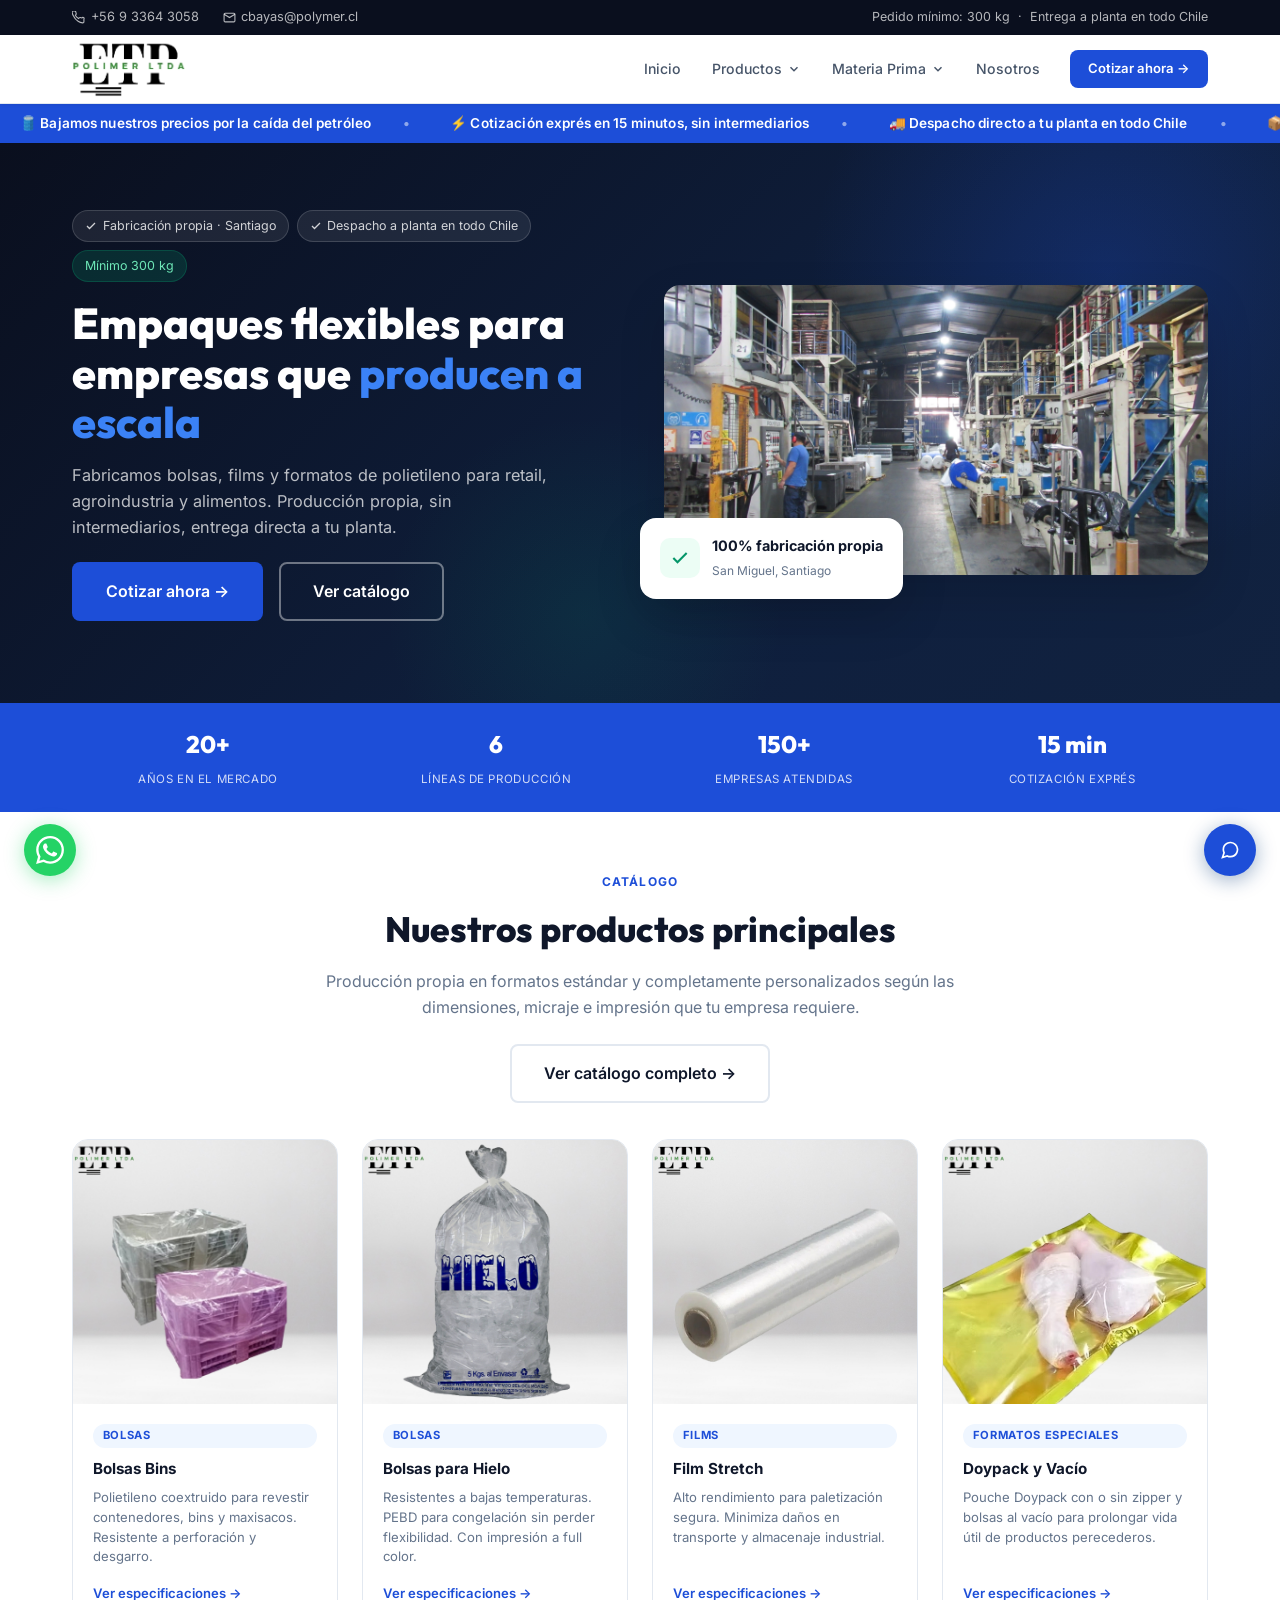
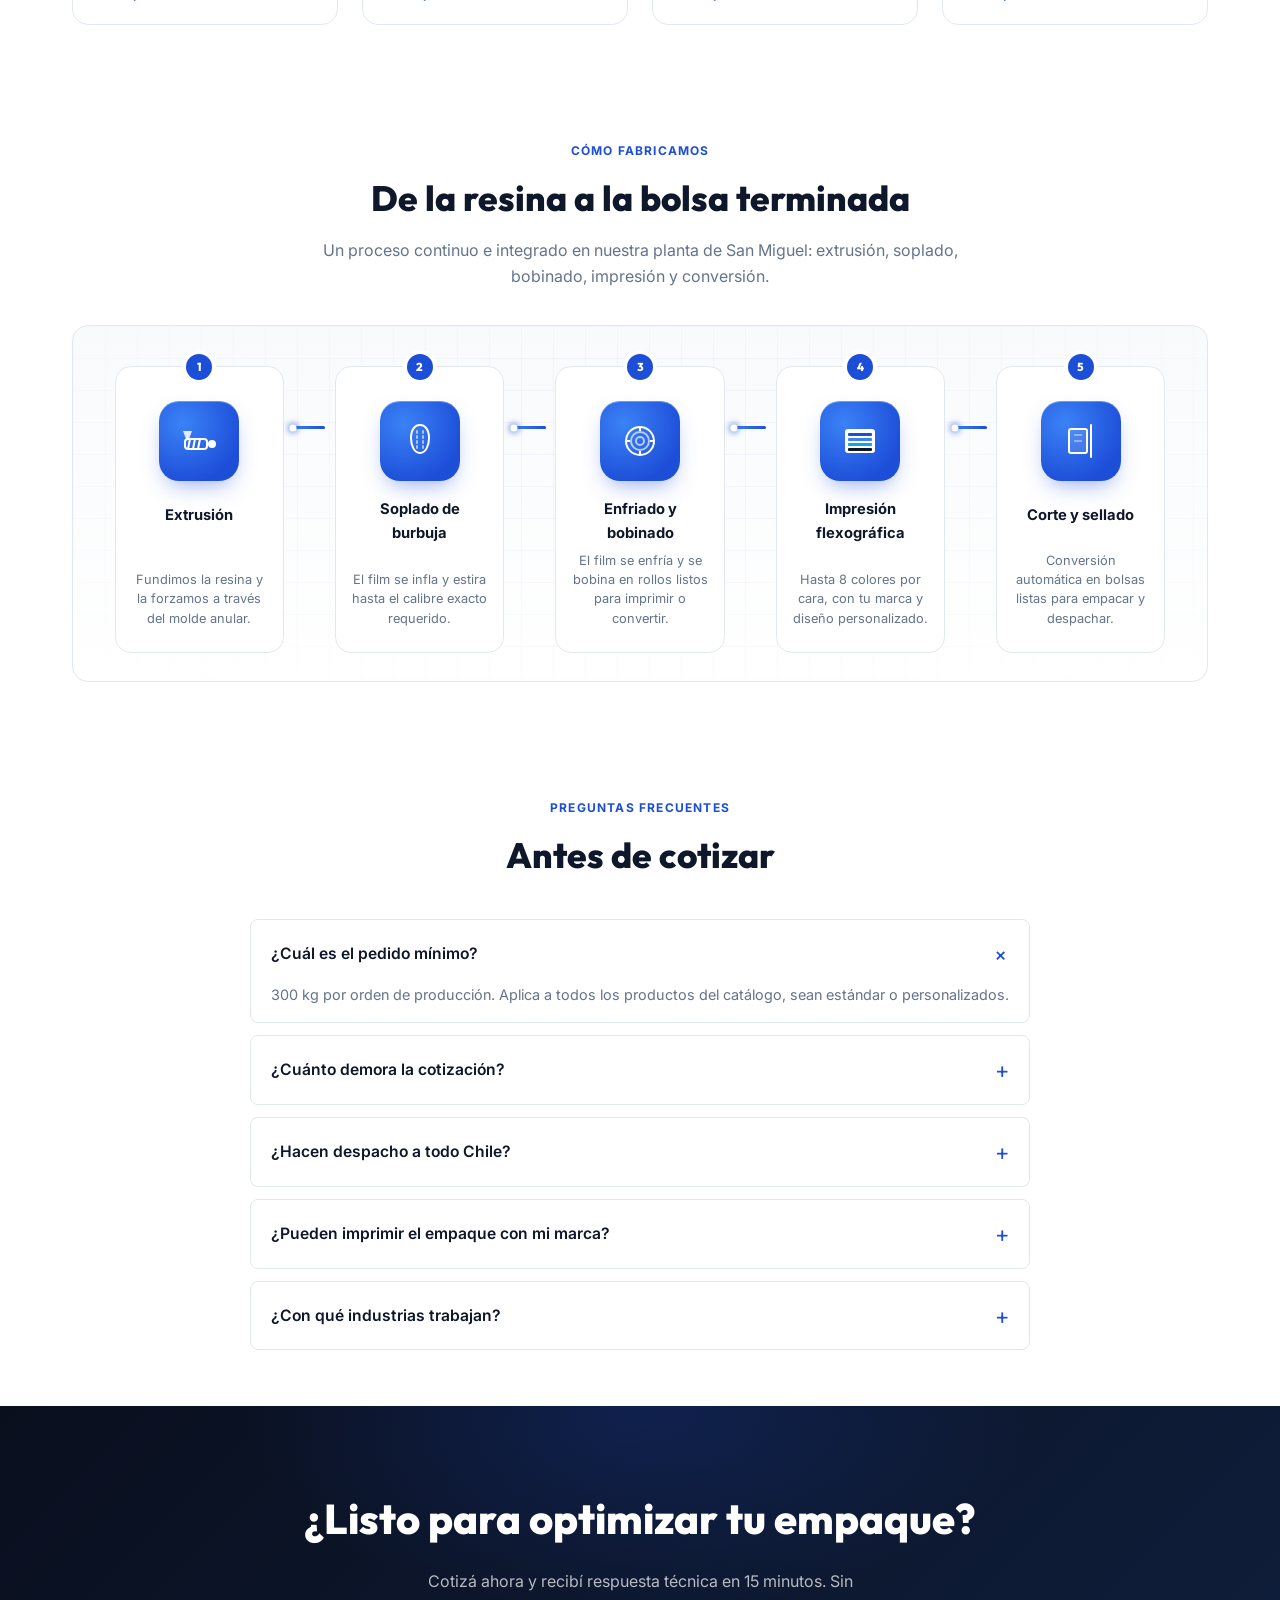
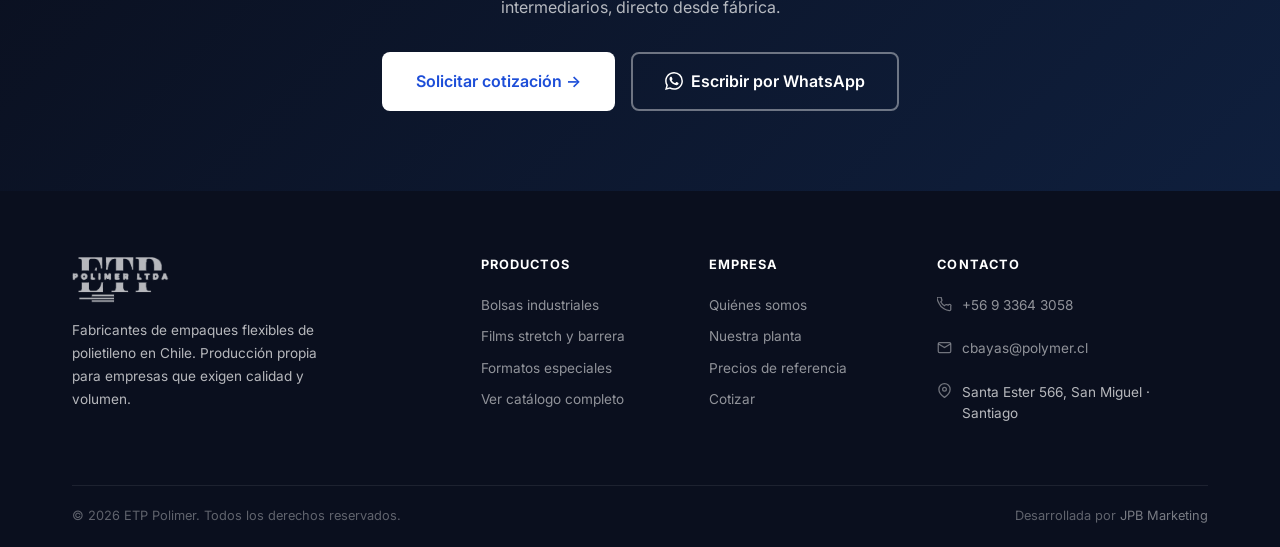
<file: index.html>
<!DOCTYPE html>
<html lang="es">
<head>
  <meta charset="UTF-8">
  <meta name="viewport" content="width=device-width, initial-scale=1.0">
  <title>ETP Polimer — Empaques Flexibles B2B para Empresas en Chile</title>
  <meta name="description" content="Fabricantes de empaques flexibles de polietileno en Chile. Bolsas industriales, films y formatos especiales para retail, agroindustria y alimentos. Pedido mínimo 300 kg.">
  <link rel="preconnect" href="https://fonts.googleapis.com">
  <link rel="preconnect" href="https://fonts.gstatic.com" crossorigin>
  <link href="https://fonts.googleapis.com/css2?family=Inter:wght@400;500;600;700&family=Outfit:wght@700;800;900&display=swap" rel="stylesheet">
  <link rel="stylesheet" href="styles.css">
  <link rel="icon" href="favicon.ico" sizes="any">
  <link rel="icon" type="image/png" sizes="32x32" href="img/favicon-32.png">
  <link rel="icon" type="image/png" sizes="192x192" href="img/favicon-192x192.png">
  <link rel="apple-touch-icon" href="apple-touch-icon.png">
  <!-- Google Ads (gtag.js) -->
  <script async src="https://www.googletagmanager.com/gtag/js?id=AW-18264515878"></script>
  <script>window.dataLayer=window.dataLayer||[];function gtag(){dataLayer.push(arguments);}gtag('js',new Date());gtag('config','AW-18264515878');</script>
</head>
<body>

<!-- TOPBAR -->
<div class="topbar">
  <div class="container">
    <div class="topbar-inner">
      <div class="topbar-left">
        <a href="tel:+56933643058">
          <svg width="13" height="13" viewBox="0 0 24 24" fill="none" stroke="currentColor" stroke-width="2"><path d="M22 16.92v3a2 2 0 01-2.18 2 19.79 19.79 0 01-8.63-3.07A19.5 19.5 0 013.07 9.81 19.79 19.79 0 01.01 1.23 2 2 0 012 .01h3a2 2 0 012 1.72c.127.96.361 1.903.7 2.81a2 2 0 01-.45 2.11L6.09 7.91a16 16 0 006 6l1.27-1.27a2 2 0 012.11-.45c.907.339 1.85.573 2.81.7A2 2 0 0122 14.92v2z"/></svg>
          +56 9 3364 3058
        </a>
        <a href="mailto:cbayas@polymer.cl">
          <svg width="13" height="13" viewBox="0 0 24 24" fill="none" stroke="currentColor" stroke-width="2"><path d="M4 4h16c1.1 0 2 .9 2 2v12c0 1.1-.9 2-2 2H4c-1.1 0-2-.9-2-2V6c0-1.1.9-2 2-2z"/><polyline points="22,6 12,12 2,6"/></svg>
          cbayas@polymer.cl
        </a>
      </div>
      <div class="topbar-right">Pedido mínimo: 300 kg &nbsp;·&nbsp; Entrega a planta en todo Chile</div>
    </div>
  </div>
</div>

<!-- HEADER -->
<header id="siteHeader" class="site-header">
  <div class="container">
    <div class="header-inner">
      <a href="index.html" class="site-logo">
        <img src="img/logo.png" alt="ETP Polimer">
      </a>
      <nav class="main-nav">
        <a href="index.html" class="nav-link">Inicio</a>
        <div class="nav-item">
          <span class="nav-link" tabindex="0">
            Productos
            <svg width="14" height="14" viewBox="0 0 24 24" fill="none" stroke="currentColor" stroke-width="2.5"><polyline points="6 9 12 15 18 9"/></svg>
          </span>
          <div class="dropdown">
            <a href="productos.html?cat=bolsas">
              <div class="dropdown-icon"><svg width="16" height="16" viewBox="0 0 24 24" fill="none" stroke="currentColor" stroke-width="2"><path d="M6 2L3 6v14a2 2 0 002 2h14a2 2 0 002-2V6l-3-4z"/><line x1="3" y1="6" x2="21" y2="6"/><path d="M16 10a4 4 0 01-8 0"/></svg></div>
              <div><strong>Bolsas Industriales</strong><span>Hielo, basura, wicketer, bins</span></div>
            </a>
            <a href="productos.html?cat=films">
              <div class="dropdown-icon"><svg width="16" height="16" viewBox="0 0 24 24" fill="none" stroke="currentColor" stroke-width="2"><rect x="2" y="7" width="20" height="14" rx="2"/><path d="M16 21V5a2 2 0 00-2-2h-4a2 2 0 00-2 2v16"/></svg></div>
              <div><strong>Films</strong><span>Stretch, barrera, laminados</span></div>
            </a>
            <a href="productos.html?cat=formatos">
              <div class="dropdown-icon"><svg width="16" height="16" viewBox="0 0 24 24" fill="none" stroke="currentColor" stroke-width="2"><path d="M21 16V8a2 2 0 00-1-1.73l-7-4a2 2 0 00-2 0l-7 4A2 2 0 003 8v8a2 2 0 001 1.73l7 4a2 2 0 002 0l7-4A2 2 0 0021 16z"/></svg></div>
              <div><strong>Formatos Especiales</strong><span>Doypack, vacío, cubre pallet</span></div>
            </a>
            <div class="dropdown-divider"></div>
            <a href="productos.html">
              <div class="dropdown-icon" style="background:var(--blue)"><svg width="16" height="16" viewBox="0 0 24 24" fill="none" stroke="white" stroke-width="2"><line x1="4" y1="6" x2="20" y2="6"/><line x1="4" y1="12" x2="20" y2="12"/><line x1="4" y1="18" x2="20" y2="18"/></svg></div>
              <div><strong>Ver catálogo completo</strong></div>
            </a>
          </div>
        </div>
        <div class="nav-item">
          <a href="precios.html" class="nav-link" tabindex="0">
            Materia Prima
            <svg width="14" height="14" viewBox="0 0 24 24" fill="none" stroke="currentColor" stroke-width="2.5"><polyline points="6 9 12 15 18 9"/></svg>
          </a>
          <div class="dropdown dropdown-prices">
            <div class="nav-price-card">
              <div class="nav-price-card-head">
                <span class="nav-price-label">Petróleo WTI</span>
                <span class="nav-price-badge">en vivo</span>
              </div>
              <div class="tradingview-widget-container" style="height:54px;">
                <div class="tradingview-widget-container__widget"></div>
                <script type="text/javascript" src="https://s3.tradingview.com/external-embedding/embed-widget-mini-symbol-overview.js" async>
                {
                  "symbol": "TVC:USOIL",
                  "width": "100%",
                  "height": "100%",
                  "locale": "es",
                  "dateRange": "1M",
                  "colorTheme": "light",
                  "isTransparent": true,
                  "autosize": true,
                  "chartOnly": false,
                  "noTimeScale": true
                }
                </script>
              </div>
            </div>
            <div class="nav-price-card">
              <div class="nav-price-card-head">
                <span class="nav-price-label">Índice Resinas (PPI)</span>
                <span class="nav-price-badge">en vivo</span>
              </div>
              <div class="tradingview-widget-container" style="height:54px;">
                <div class="tradingview-widget-container__widget"></div>
                <script type="text/javascript" src="https://s3.tradingview.com/external-embedding/embed-widget-mini-symbol-overview.js" async>
                {
                  "symbol": "FRED:PCU325211325211",
                  "width": "100%",
                  "height": "100%",
                  "locale": "es",
                  "dateRange": "3M",
                  "colorTheme": "light",
                  "isTransparent": true,
                  "autosize": true,
                  "chartOnly": false,
                  "noTimeScale": true
                }
                </script>
              </div>
            </div>
            <a href="precios.html" class="dropdown-view-all">Ver precios completos →</a>
          </div>
        </div>
        <a href="nosotros.html" class="nav-link">Nosotros</a>
        <a href="https://wa.me/56933643058?text=Hola%2C%20estoy%20interesado%20en%20bolsas%20pl%C3%A1sticas%20para%20mi%20empresa." target="_blank" rel="noopener" class="btn btn-primary btn-sm header-cta">Cotizar ahora →</a>
      </nav>
      <button id="hamburger" class="hamburger" aria-label="Menú">
        <span></span><span></span><span></span>
      </button>
    </div>
  </div>
</header>
<!-- PRICE TICKER -->
<div class="price-ticker" aria-hidden="true">
  <div class="price-ticker-track">
    <span class="price-ticker-item">🛢️ Bajamos nuestros precios por la caída del petróleo</span>
    <span class="price-ticker-item">⚡ Cotización exprés en 15 minutos, sin intermediarios</span>
    <span class="price-ticker-item">🚚 Despacho directo a tu planta en todo Chile</span>
    <span class="price-ticker-item">📦 Fabricación propia · Pedido mínimo 300 kg</span>
    <span class="price-ticker-item">🛢️ Bajamos nuestros precios por la caída del petróleo</span>
    <span class="price-ticker-item">⚡ Cotización exprés en 15 minutos, sin intermediarios</span>
    <span class="price-ticker-item">🚚 Despacho directo a tu planta en todo Chile</span>
    <span class="price-ticker-item">📦 Fabricación propia · Pedido mínimo 300 kg</span>
  </div>
</div>


<!-- MOBILE NAV -->
<div id="mobileNavOverlay" class="mobile-nav-overlay"></div>
<nav id="mobileNav" class="mobile-nav">
  <div class="mobile-nav-header">
    <img src="img/logo.png" alt="ETP Polimer" style="height:46px;">
    <button id="mobileNavClose" class="mobile-nav-close" aria-label="Cerrar">
      <svg width="20" height="20" viewBox="0 0 24 24" fill="none" stroke="currentColor" stroke-width="2.5"><line x1="18" y1="6" x2="6" y2="18"/><line x1="6" y1="6" x2="18" y2="18"/></svg>
    </button>
  </div>
  <div class="mobile-nav-body">
    <a href="index.html" class="mobile-nav-link" style="font-weight:600;">Inicio</a>
    <span class="mobile-nav-label">Productos</span>
    <a href="productos.html?cat=bolsas" class="mobile-nav-link">
      <svg width="16" height="16" viewBox="0 0 24 24" fill="none" stroke="currentColor" stroke-width="2"><path d="M6 2L3 6v14a2 2 0 002 2h14a2 2 0 002-2V6l-3-4z"/></svg>
      Bolsas Industriales
    </a>
    <a href="productos.html?cat=films" class="mobile-nav-link">
      <svg width="16" height="16" viewBox="0 0 24 24" fill="none" stroke="currentColor" stroke-width="2"><rect x="2" y="7" width="20" height="14" rx="2"/></svg>
      Films
    </a>
    <a href="productos.html?cat=formatos" class="mobile-nav-link">
      <svg width="16" height="16" viewBox="0 0 24 24" fill="none" stroke="currentColor" stroke-width="2"><path d="M21 16V8a2 2 0 00-1-1.73l-7-4a2 2 0 00-2 0l-7 4A2 2 0 003 8v8a2 2 0 001 1.73l7 4a2 2 0 002 0l7-4A2 2 0 0021 16z"/></svg>
      Formatos Especiales
    </a>
    <a href="productos.html" class="mobile-nav-link" style="font-weight:600;color:var(--blue)">Ver catálogo completo →</a>
    <br>
    <span class="mobile-nav-label">Empresa</span>
    <a href="precios.html" class="mobile-nav-link">Materia Prima</a>
    <a href="nosotros.html" class="mobile-nav-link">
      <svg width="16" height="16" viewBox="0 0 24 24" fill="none" stroke="currentColor" stroke-width="2"><path d="M3 9l9-7 9 7v11a2 2 0 01-2 2H5a2 2 0 01-2-2z"/><polyline points="9 22 9 12 15 12 15 22"/></svg>
      Nosotros
    </a>
  </div>
  <div class="mobile-nav-footer">
    <a href="https://wa.me/56933643058?text=Hola%2C%20estoy%20interesado%20en%20bolsas%20pl%C3%A1sticas%20para%20mi%20empresa." target="_blank" rel="noopener" class="btn btn-primary btn-block">Cotizar ahora →</a>
  </div>
</nav>

<!-- HERO -->
<section class="hero">
  <div class="container">
    <div class="hero-grid">
      <div class="hero-content">
        <div class="hero-tags">
          <span class="hero-tag">
            <svg width="12" height="12" viewBox="0 0 24 24" fill="none" stroke="currentColor" stroke-width="2.5"><polyline points="20 6 9 17 4 12"/></svg>
            Fabricación propia · Santiago
          </span>
          <span class="hero-tag">
            <svg width="12" height="12" viewBox="0 0 24 24" fill="none" stroke="currentColor" stroke-width="2.5"><polyline points="20 6 9 17 4 12"/></svg>
            Despacho a planta en todo Chile
          </span>
          <span class="hero-tag green">Mínimo 300 kg</span>
        </div>
        <h1>Empaques flexibles para empresas que <span>producen a escala</span></h1>
        <p>Fabricamos bolsas, films y formatos de polietileno para retail, agroindustria y alimentos. Producción propia, sin intermediarios, entrega directa a tu planta.</p>
        <div class="hero-actions">
          <a href="https://wa.me/56933643058?text=Hola%2C%20estoy%20interesado%20en%20bolsas%20pl%C3%A1sticas%20para%20mi%20empresa." target="_blank" rel="noopener" class="btn btn-primary btn-lg">Cotizar ahora →</a>
          <a href="productos.html" class="btn btn-outline-white btn-lg">Ver catálogo</a>
        </div>
      </div>
      <div class="hero-image-col reveal">
        <img src="img/hero-planta.jpg" alt="Planta de producción ETP Polimer" class="hero-img">
        <div class="hero-badge-float">
          <div class="hbf-icon">
            <svg width="20" height="20" viewBox="0 0 24 24" fill="none" stroke="#059669" stroke-width="2.5"><polyline points="20 6 9 17 4 12"/></svg>
          </div>
          <div class="hbf-text">
            <strong>100% fabricación propia</strong>
            <span>San Miguel, Santiago</span>
          </div>
        </div>
      </div>
    </div>
  </div>
</section>

<!-- STATS BAR -->
<div class="stats-bar">
  <div class="container">
    <div class="stats-grid">
      <div class="stat-item">
        <span class="stat-num" data-count="20" data-suffix="+">20+</span>
        <span class="stat-lbl">Años en el mercado</span>
      </div>
      <div class="stat-item">
        <span class="stat-num" data-count="6" data-suffix="">6</span>
        <span class="stat-lbl">Líneas de producción</span>
      </div>
      <div class="stat-item">
        <span class="stat-num" data-count="150" data-suffix="+">150+</span>
        <span class="stat-lbl">Empresas atendidas</span>
      </div>
      <div class="stat-item">
        <span class="stat-num" data-count="15" data-suffix=" min">15 min</span>
        <span class="stat-lbl">Cotización exprés</span>
      </div>
    </div>
  </div>
</div>

<!-- HERO IMAGE (solo mobile) -->
<div class="hero-image-mobile">
  <img src="img/hero-planta.jpg" alt="Planta de producción ETP Polimer" class="hero-img-mobile">
  <div class="hero-badge-float-mobile">
    <div class="hbf-icon">
      <svg width="18" height="18" viewBox="0 0 24 24" fill="none" stroke="#059669" stroke-width="2.5"><polyline points="20 6 9 17 4 12"/></svg>
    </div>
    <div class="hbf-text">
      <strong>100% fabricación propia</strong>
      <span>San Miguel, Santiago</span>
    </div>
  </div>
</div>

<!-- PRODUCTOS DESTACADOS -->
<section class="section-pad" id="productos">
  <div class="container">
    <div class="section-header reveal">
      <span class="section-label">Catálogo</span>
      <h2>Nuestros productos principales</h2>
      <p>Producción propia en formatos estándar y completamente personalizados según las dimensiones, micraje e impresión que tu empresa requiere.</p>
      <a href="productos.html" class="btn btn-outline btn-lg" style="margin-top:1.5rem;">Ver catálogo completo →</a>
    </div>
    <div class="products-grid">
      <a href="producto.html?id=bolsas-bins" class="product-card reveal reveal-delay-1">
        <div class="product-card-img">
          <img src="img/prod-bins.jpg" alt="Bolsas Bins de Polietileno Coextruido">
        </div>
        <div class="product-card-body">
          <span class="product-badge">Bolsas</span>
          <h3>Bolsas Bins</h3>
          <p>Polietileno coextruido para revestir contenedores, bins y maxisacos. Resistente a perforación y desgarro.</p>
          <span class="product-card-link">Ver especificaciones →</span>
        </div>
      </a>
      <a href="producto.html?id=bolsas-hielo" class="product-card reveal reveal-delay-2">
        <div class="product-card-img">
          <img src="img/prod-hielo.jpg" alt="Bolsas para Hielo">
        </div>
        <div class="product-card-body">
          <span class="product-badge">Bolsas</span>
          <h3>Bolsas para Hielo</h3>
          <p>Resistentes a bajas temperaturas. PEBD para congelación sin perder flexibilidad. Con impresión a full color.</p>
          <span class="product-card-link">Ver especificaciones →</span>
        </div>
      </a>
      <a href="producto.html?id=film-stretch" class="product-card reveal reveal-delay-3">
        <div class="product-card-img">
          <img src="img/prod-film-stretch.jpg" alt="Film Stretch">
        </div>
        <div class="product-card-body">
          <span class="product-badge">Films</span>
          <h3>Film Stretch</h3>
          <p>Alto rendimiento para paletización segura. Minimiza daños en transporte y almacenaje industrial.</p>
          <span class="product-card-link">Ver especificaciones →</span>
        </div>
      </a>
      <a href="producto.html?id=puche-doypack" class="product-card reveal reveal-delay-4">
        <div class="product-card-img" style="background:var(--gray-100);display:flex;align-items:center;justify-content:center;min-height:200px;">
          <img src="img/bolsa-puuch-0_edited.jpg" alt="Doypack" style="object-fit:cover;width:100%;height:100%;">
        </div>
        <div class="product-card-body">
          <span class="product-badge">Formatos Especiales</span>
          <h3>Doypack y Vacío</h3>
          <p>Pouche Doypack con o sin zipper y bolsas al vacío para prolongar vida útil de productos perecederos.</p>
          <span class="product-card-link">Ver especificaciones →</span>
        </div>
      </a>
    </div>
  </div>
</section>

<!-- CÓMO FABRICAMOS -->
<section class="section-pad" id="fabricacion">
  <div class="container">
    <div class="section-header reveal">
      <span class="section-label">Cómo fabricamos</span>
      <h2>De la resina a la bolsa terminada</h2>
      <p>Un proceso continuo e integrado en nuestra planta de San Miguel: extrusión, soplado, bobinado, impresión y conversión.</p>
    </div>
    <div class="mp-panel">
      <div class="mp-process">
        <div class="mp-stage reveal reveal-delay-1">
          <div class="mp-card">
            <span class="mp-step-badge">1</span>
            <div class="mp-icon mp-icon-extruder">
              <svg width="40" height="40" viewBox="0 0 40 40" fill="none" stroke="white" stroke-width="2" stroke-linecap="round" stroke-linejoin="round">
                <path d="M4 10h9l-3 8H7z" fill="rgba(255,255,255,.85)" stroke="none"/>
                <rect x="6" y="18" width="22" height="10" rx="3"/>
                <line x1="11" y1="18" x2="9" y2="28"/>
                <line x1="16" y1="18" x2="14" y2="28"/>
                <line x1="21" y1="18" x2="19" y2="28"/>
                <circle class="mp-glow" cx="33" cy="23" r="4" fill="white" stroke="none"/>
              </svg>
            </div>
            <h3>Extrusión</h3>
            <p>Fundimos la resina y la forzamos a través del molde anular.</p>
          </div>
        </div>
        <div class="mp-connector"></div>
        <div class="mp-stage reveal reveal-delay-2">
          <div class="mp-card">
            <span class="mp-step-badge">2</span>
            <div class="mp-icon mp-icon-bubble">
              <svg width="40" height="40" viewBox="0 0 40 40" fill="none" stroke="white" stroke-width="2" stroke-linecap="round">
                <path class="mp-balloon" d="M20 4c6 0 9 6 9 13s-3 15-9 15-9-8-9-15 3-13 9-13z"/>
                <line x1="17" y1="10" x2="17" y2="28" stroke-dasharray="2 3" opacity=".6"/>
                <line x1="23" y1="10" x2="23" y2="28" stroke-dasharray="2 3" opacity=".6"/>
              </svg>
            </div>
            <h3>Soplado de burbuja</h3>
            <p>El film se infla y estira hasta el calibre exacto requerido.</p>
          </div>
        </div>
        <div class="mp-connector"></div>
        <div class="mp-stage reveal reveal-delay-3">
          <div class="mp-card">
            <span class="mp-step-badge">3</span>
            <div class="mp-icon mp-icon-winder">
              <svg width="40" height="40" viewBox="0 0 40 40" fill="none" stroke="white" stroke-width="2">
                <g class="mp-spin">
                  <circle cx="20" cy="20" r="14"/>
                  <circle cx="20" cy="20" r="9" opacity=".65"/>
                  <circle cx="20" cy="20" r="4" opacity=".65"/>
                  <line x1="20" y1="6" x2="20" y2="10"/>
                  <line x1="20" y1="30" x2="20" y2="34"/>
                  <line x1="6" y1="20" x2="10" y2="20"/>
                  <line x1="30" y1="20" x2="34" y2="20"/>
                </g>
              </svg>
            </div>
            <h3>Enfriado y bobinado</h3>
            <p>El film se enfría y se bobina en rollos listos para imprimir o convertir.</p>
          </div>
        </div>
        <div class="mp-connector"></div>
        <div class="mp-stage reveal reveal-delay-4">
          <div class="mp-card">
            <span class="mp-step-badge">4</span>
            <div class="mp-icon mp-icon-print">
              <svg width="40" height="40" viewBox="0 0 40 40" fill="none">
                <rect x="5" y="8" width="30" height="24" rx="3" fill="white"/>
                <rect class="mp-stripe mp-stripe-1" x="8" y="12" width="24" height="3" rx="1" fill="#1D4ED8"/>
                <rect class="mp-stripe mp-stripe-2" x="8" y="17" width="24" height="3" rx="1" fill="#3B82F6"/>
                <rect class="mp-stripe mp-stripe-3" x="8" y="22" width="24" height="3" rx="1" fill="#0EA5E9"/>
                <rect class="mp-stripe mp-stripe-4" x="8" y="27" width="24" height="3" rx="1" fill="#0F172A"/>
              </svg>
            </div>
            <h3>Impresión flexográfica</h3>
            <p>Hasta 8 colores por cara, con tu marca y diseño personalizado.</p>
          </div>
        </div>
        <div class="mp-connector"></div>
        <div class="mp-stage reveal reveal-delay-4">
          <div class="mp-card">
            <span class="mp-step-badge">5</span>
            <div class="mp-icon mp-icon-cut">
              <svg width="40" height="40" viewBox="0 0 40 40" fill="none">
                <rect x="8" y="8" width="18" height="24" rx="2" stroke="white" stroke-width="2" fill="rgba(255,255,255,.12)"/>
                <line x1="13" y1="14" x2="21" y2="14" stroke="white" stroke-width="1.5" opacity=".5"/>
                <line x1="13" y1="20" x2="21" y2="20" stroke="white" stroke-width="1.5" opacity=".5"/>
                <line class="mp-blade" x1="30" y1="4" x2="30" y2="36" stroke="white" stroke-width="2" stroke-linecap="round"/>
              </svg>
            </div>
            <h3>Corte y sellado</h3>
            <p>Conversión automática en bolsas listas para empacar y despachar.</p>
          </div>
        </div>
      </div>
    </div>
  </div>
</section>


<!-- FAQ -->
<section class="section-pad" id="faq">
  <div class="container">
    <div class="section-header reveal">
      <span class="section-label">Preguntas frecuentes</span>
      <h2>Antes de cotizar</h2>
    </div>
    <div class="faq-list reveal">
      <details class="faq-item" open>
        <summary>¿Cuál es el pedido mínimo?</summary>
        <p>300 kg por orden de producción. Aplica a todos los productos del catálogo, sean estándar o personalizados.</p>
      </details>
      <details class="faq-item">
        <summary>¿Cuánto demora la cotización?</summary>
        <p>Respuesta técnica en 15 minutos hábiles. Contanos qué necesitás por WhatsApp o el formulario y te confirmamos precio y plazo de producción.</p>
      </details>
      <details class="faq-item">
        <summary>¿Hacen despacho a todo Chile?</summary>
        <p>Sí, despachamos directo desde nuestra planta en San Miguel, Santiago, a la planta de tu empresa en cualquier punto del país.</p>
      </details>
      <details class="faq-item">
        <summary>¿Pueden imprimir el empaque con mi marca?</summary>
        <p>Sí. Impresión flexográfica de hasta 8 colores por cara, sobre bolsas, films y formatos especiales.</p>
      </details>
      <details class="faq-item">
        <summary>¿Con qué industrias trabajan?</summary>
        <p>Retail y supermercados, agroindustria, alimentos y bebidas, farmacia e higiene, logística y construcción, entre otras.</p>
      </details>
    </div>
  </div>
</section>

<!-- CTA BANNER -->
<section class="cta-banner">
  <div class="container">
    <h2 class="reveal">¿Listo para optimizar tu empaque?</h2>
    <p class="reveal">Cotizá ahora y recibí respuesta técnica en 15 minutos. Sin intermediarios, directo desde fábrica.</p>
    <div class="cta-actions reveal">
      <a href="https://wa.me/56933643058?text=Hola%2C%20estoy%20interesado%20en%20bolsas%20pl%C3%A1sticas%20para%20mi%20empresa." target="_blank" rel="noopener" class="btn btn-white btn-lg">Solicitar cotización →</a>
      <a href="https://wa.me/56933643058?text=Hola%2C%20estoy%20interesado%20en%20bolsas%20pl%C3%A1sticas%20para%20mi%20empresa." class="btn btn-outline-white btn-lg" target="_blank" rel="noopener">
        <svg width="18" height="18" viewBox="0 0 24 24" fill="currentColor"><path d="M17.472 14.382c-.297-.149-1.758-.867-2.03-.967-.273-.099-.471-.148-.67.15-.197.297-.767.966-.94 1.164-.173.199-.347.223-.644.075-.297-.15-1.255-.463-2.39-1.475-.883-.788-1.48-1.761-1.653-2.059-.173-.297-.018-.458.13-.606.134-.133.298-.347.446-.52.149-.174.198-.298.298-.497.099-.198.05-.371-.025-.52-.075-.149-.669-1.612-.916-2.207-.242-.579-.487-.5-.669-.51-.173-.008-.371-.01-.57-.01-.198 0-.52.074-.792.372-.272.297-1.04 1.016-1.04 2.479 0 1.462 1.065 2.875 1.213 3.074.149.198 2.096 3.2 5.077 4.487.709.306 1.262.489 1.694.625.712.227 1.36.195 1.871.118.571-.085 1.758-.719 2.006-1.413.248-.694.248-1.289.173-1.413-.074-.124-.272-.198-.57-.347m-5.421 7.403h-.004a9.87 9.87 0 01-5.031-1.378l-.361-.214-3.741.982.998-3.648-.235-.374a9.86 9.86 0 01-1.51-5.26c.001-5.45 4.436-9.884 9.888-9.884 2.64 0 5.122 1.03 6.988 2.898a9.825 9.825 0 012.893 6.994c-.003 5.45-4.437 9.884-9.885 9.884m8.413-18.297A11.815 11.815 0 0012.05 0C5.495 0 .16 5.335.157 11.892c0 2.096.547 4.142 1.588 5.945L.057 24l6.305-1.654a11.882 11.882 0 005.683 1.448h.005c6.554 0 11.89-5.335 11.893-11.893a11.821 11.821 0 00-3.48-8.413z"/></svg>
        Escribir por WhatsApp
      </a>
    </div>
  </div>
</section>

<!-- FOOTER -->
<footer class="footer">
  <div class="container">
    <div class="footer-grid">
      <div class="footer-brand">
        <img src="img/logo.png" alt="ETP Polimer" class="footer-logo">
        <p>Fabricantes de empaques flexibles de polietileno en Chile. Producción propia para empresas que exigen calidad y volumen.</p>
      </div>
      <div class="footer-col">
        <h4>Productos</h4>
        <a href="productos.html?cat=bolsas">Bolsas industriales</a>
        <a href="productos.html?cat=films">Films stretch y barrera</a>
        <a href="productos.html?cat=formatos">Formatos especiales</a>
        <a href="productos.html">Ver catálogo completo</a>
      </div>
      <div class="footer-col">
        <h4>Empresa</h4>
        <a href="nosotros.html">Quiénes somos</a>
        <a href="nosotros.html#planta">Nuestra planta</a>
        <a href="precios.html">Precios de referencia</a>
        <a href="https://wa.me/56933643058?text=Hola%2C%20estoy%20interesado%20en%20bolsas%20pl%C3%A1sticas%20para%20mi%20empresa." target="_blank" rel="noopener">Cotizar</a>
      </div>
      <div class="footer-col">
        <h4>Contacto</h4>
        <div class="footer-contact-item">
          <svg width="15" height="15" viewBox="0 0 24 24" fill="none" stroke="currentColor" stroke-width="2"><path d="M22 16.92v3a2 2 0 01-2.18 2 19.79 19.79 0 01-8.63-3.07A19.5 19.5 0 013.07 9.81 19.79 19.79 0 01.01 1.23 2 2 0 012 .01h3a2 2 0 012 1.72c.127.96.361 1.903.7 2.81a2 2 0 01-.45 2.11L6.09 7.91a16 16 0 006 6l1.27-1.27a2 2 0 012.11-.45c.907.339 1.85.573 2.81.7A2 2 0 0122 14.92v2z"/></svg>
          <a href="tel:+56933643058">+56 9 3364 3058</a>
        </div>
        <div class="footer-contact-item">
          <svg width="15" height="15" viewBox="0 0 24 24" fill="none" stroke="currentColor" stroke-width="2"><path d="M4 4h16c1.1 0 2 .9 2 2v12c0 1.1-.9 2-2 2H4c-1.1 0-2-.9-2-2V6c0-1.1.9-2 2-2z"/><polyline points="22,6 12,12 2,6"/></svg>
          <a href="mailto:cbayas@polymer.cl">cbayas@polymer.cl</a>
        </div>
        <div class="footer-contact-item">
          <svg width="15" height="15" viewBox="0 0 24 24" fill="none" stroke="currentColor" stroke-width="2"><path d="M21 10c0 7-9 13-9 13s-9-6-9-13a9 9 0 0118 0z"/><circle cx="12" cy="10" r="3"/></svg>
          <span>Santa Ester 566, San Miguel · Santiago</span>
        </div>
      </div>
    </div>
    <div class="footer-bottom">
      <span>© 2026 ETP Polimer. Todos los derechos reservados.</span>
      <span>Desarrollada por <a href="https://jpbmarketing.cl" style="color:rgba(255,255,255,.45);">JPB Marketing</a></span>
    </div>
  </div>
</footer>

<!-- WA FLOAT -->
<a href="https://wa.me/56933643058?text=Hola%2C%20estoy%20interesado%20en%20bolsas%20pl%C3%A1sticas%20para%20mi%20empresa." class="wa-float" target="_blank" rel="noopener" aria-label="WhatsApp">
  <svg width="28" height="28" viewBox="0 0 24 24" fill="white"><path d="M17.472 14.382c-.297-.149-1.758-.867-2.03-.967-.273-.099-.471-.148-.67.15-.197.297-.767.966-.94 1.164-.173.199-.347.223-.644.075-.297-.15-1.255-.463-2.39-1.475-.883-.788-1.48-1.761-1.653-2.059-.173-.297-.018-.458.13-.606.134-.133.298-.347.446-.52.149-.174.198-.298.298-.497.099-.198.05-.371-.025-.52-.075-.149-.669-1.612-.916-2.207-.242-.579-.487-.5-.669-.51-.173-.008-.371-.01-.57-.01-.198 0-.52.074-.792.372-.272.297-1.04 1.016-1.04 2.479 0 1.462 1.065 2.875 1.213 3.074.149.198 2.096 3.2 5.077 4.487.709.306 1.262.489 1.694.625.712.227 1.36.195 1.871.118.571-.085 1.758-.719 2.006-1.413.248-.694.248-1.289.173-1.413-.074-.124-.272-.198-.57-.347m-5.421 7.403h-.004a9.87 9.87 0 01-5.031-1.378l-.361-.214-3.741.982.998-3.648-.235-.374a9.86 9.86 0 01-1.51-5.26c.001-5.45 4.436-9.884 9.888-9.884 2.64 0 5.122 1.03 6.988 2.898a9.825 9.825 0 012.893 6.994c-.003 5.45-4.437 9.884-9.885 9.884m8.413-18.297A11.815 11.815 0 0012.05 0C5.495 0 .16 5.335.157 11.892c0 2.096.547 4.142 1.588 5.945L.057 24l6.305-1.654a11.882 11.882 0 005.683 1.448h.005c6.554 0 11.89-5.335 11.893-11.893a11.821 11.821 0 00-3.48-8.413z"/></svg>
</a>

<script src="main.js"></script>
<script src="quote-widget.js"></script>
<!-- Google Ads: conversion clic WhatsApp -->
<script>
(function(){
  document.addEventListener('click', function(e){
    var a = e.target.closest ? e.target.closest('a[href*="wa.me"]') : null;
    if(a && typeof gtag==='function'){
      gtag('event','conversion',{'send_to':'AW-18264515878/K7VtCLnWt8QcEKbKmYVE'});
    }
  }, true);
})();
</script>
<!-- Mensaje WhatsApp por campana (atribucion por campana) -->
<script>
(function(){
  var msgs = {
    film:    'Hola, quiero cotizar film stretch para mi empresa.',
    bolsas:  'Hola, me gustaría cotizar bolsas plásticas industriales.',
    general: 'Hola, quiero elaborar una cotización de empaques flexibles.'
  };
  try {
    var p = new URLSearchParams(location.search).get('c');
    if (p && msgs[p]) sessionStorage.setItem('wa_msg', msgs[p]);
  } catch(e){}
  var msg = null;
  try { msg = sessionStorage.getItem('wa_msg'); } catch(e){}
  if (!msg) return;
  var enc = encodeURIComponent(msg);
  document.querySelectorAll('a[href*="wa.me"]').forEach(function(a){
    var h = a.getAttribute('href');
    if (/[?&]text=/.test(h)) { a.setAttribute('href', h.replace(/([?&]text=)[^&]*/, '$1'+enc)); }
    else { a.setAttribute('href', h + (h.indexOf('?')>-1?'&':'?') + 'text=' + enc); }
  });
})();
</script>
</body>
</html>
</file>
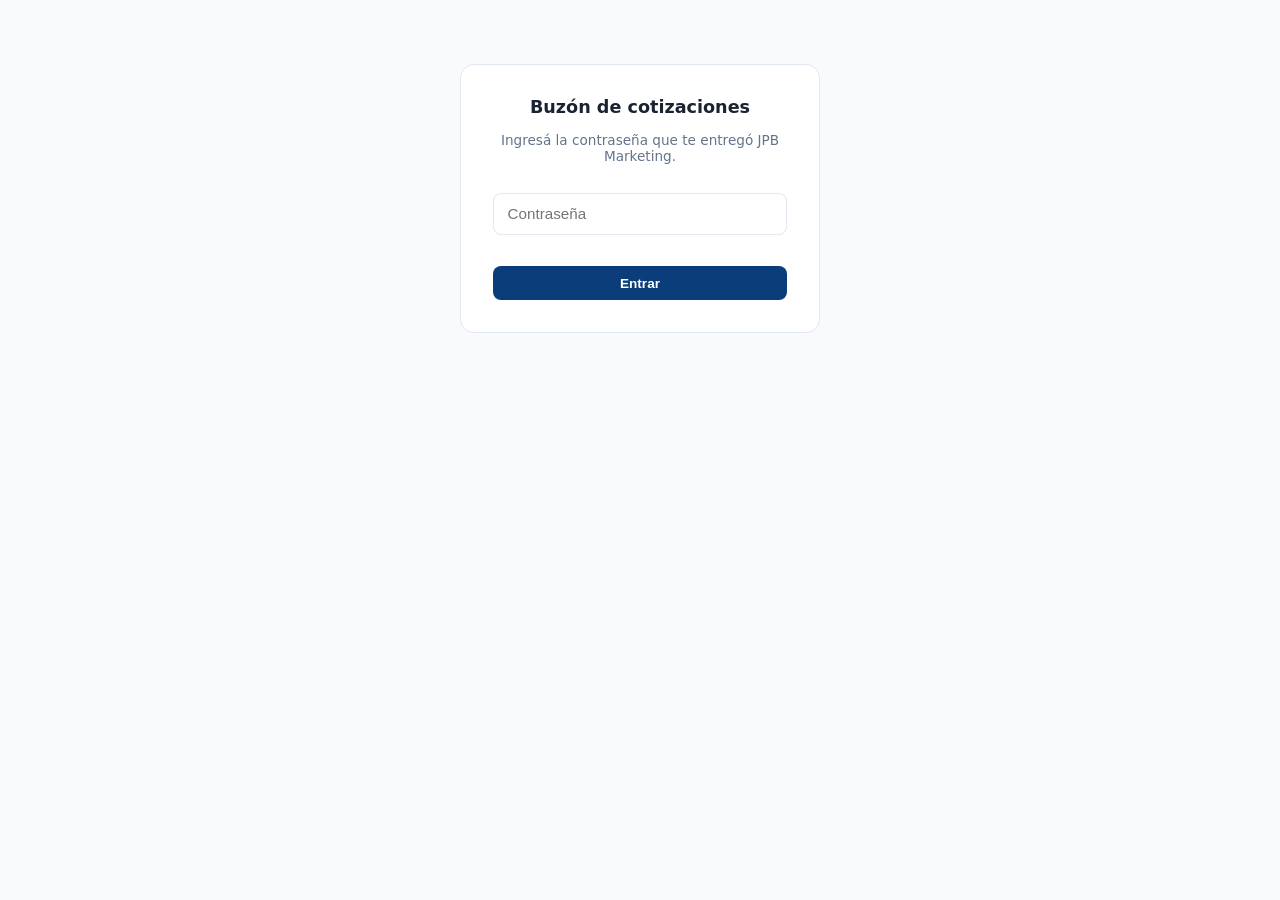
<file: buzon.html>
<!DOCTYPE html>
<html lang="es">
<head>
<meta charset="UTF-8">
<meta name="viewport" content="width=device-width, initial-scale=1.0">
<title>Buzón de cotizaciones — ETP Polimer</title>
<meta name="robots" content="noindex, nofollow">
<link rel="icon" href="favicon.ico" sizes="any">
<style>
  :root { --blue:#0a3d7a; --blue-light:#1a5cb8; --text:#1a2332; --text-light:#64748b; --border:#e2e8f0; --bg:#f8fafc; }
  * { box-sizing: border-box; }
  body { margin:0; font-family: 'Inter', system-ui, -apple-system, sans-serif; background: var(--bg); color: var(--text); }
  .wrap { max-width: 1180px; margin: 0 auto; padding: 2rem 1.25rem 4rem; }
  header.top { display:flex; align-items:center; justify-content:space-between; gap:1rem; margin-bottom:1.75rem; flex-wrap:wrap; }
  h1 { font-size:1.4rem; margin:0; }
  .sub { color:var(--text-light); font-size:.9rem; margin-top:.25rem; }
  .btn { background:var(--blue); color:#fff; border:none; padding:.6rem 1.1rem; border-radius:8px; font-weight:600; cursor:pointer; font-size:.85rem; }
  .btn:hover { background:var(--blue-light); }

  #login { max-width:360px; margin:4rem auto; background:#fff; border:1px solid var(--border); border-radius:14px; padding:2rem; text-align:center; }
  #login h2 { margin-top:0; font-size:1.1rem; }
  #login input { width:100%; padding:.7rem .85rem; border:1px solid var(--border); border-radius:8px; font-size:.95rem; margin:1rem 0; }
  #login .err { color:#dc2626; font-size:.82rem; min-height:1.2em; }

  #panel { display:none; }
  .card { background:#fff; border:1px solid var(--border); border-radius:12px; overflow:hidden; overflow-x:auto; }
  table { width:100%; border-collapse:collapse; font-size:.84rem; }
  th, td { text-align:left; padding:.75rem .9rem; border-bottom:1px solid var(--border); vertical-align:top; white-space:nowrap; }
  td.wrap-cell { white-space:normal; max-width:260px; }
  th { background:var(--bg); font-weight:600; color:var(--text-light); font-size:.76rem; text-transform:uppercase; letter-spacing:.03em; }
  tr:last-child td { border-bottom:none; }
  .empty { padding:3rem 1rem; text-align:center; color:var(--text-light); }
  .loading { padding:2rem; text-align:center; color:var(--text-light); }
  a.mail-link { color:var(--blue); text-decoration:none; font-weight:600; }
  a.mail-link:hover { text-decoration:underline; }
</style>
</head>
<body>

<div id="login">
  <h2>Buzón de cotizaciones</h2>
  <p style="color:var(--text-light);font-size:.85rem;">Ingresá la contraseña que te entregó JPB Marketing.</p>
  <input type="password" id="pw" placeholder="Contraseña">
  <div class="err" id="err"></div>
  <button class="btn" id="btnLogin" style="width:100%;">Entrar</button>
</div>

<div class="wrap" id="panel">
  <header class="top">
    <div>
      <h1>Solicitudes de cotización</h1>
      <div class="sub" id="count">Cargando…</div>
    </div>
    <button class="btn" id="btnRefresh">Actualizar</button>
  </header>
  <div class="card">
    <div id="tableWrap"><div class="loading">Cargando…</div></div>
  </div>
</div>

<script>
(function(){
  var KEY = 'polimer_buzon_key';

  function fmtDate(iso){
    try {
      var d = new Date(iso.replace(' ', 'T') + 'Z');
      return d.toLocaleString('es-CL', { dateStyle:'short', timeStyle:'short' });
    } catch(e) { return iso; }
  }

  function escapeHtml(str){
    return String(str == null ? '' : str).replace(/[&<>"']/g, function(c){
      return {'&':'&amp;','<':'&lt;','>':'&gt;','"':'&quot;',"'":'&#39;'}[c];
    });
  }

  function render(leads){
    document.getElementById('count').textContent = leads.length + ' solicitud' + (leads.length===1?'':'es');
    if (!leads.length) {
      document.getElementById('tableWrap').innerHTML = '<div class="empty">Todavía no llegaron solicitudes por el formulario.</div>';
      return;
    }
    var rows = leads.map(function(l){
      return '<tr>' +
        '<td>' + fmtDate(l.created_at) + '</td>' +
        '<td>' + escapeHtml(l.nombre) + '</td>' +
        '<td>' + escapeHtml(l.empresa || '—') + '</td>' +
        '<td><a class="mail-link" href="mailto:' + escapeHtml(l.email) + '">' + escapeHtml(l.email) + '</a></td>' +
        '<td class="wrap-cell">' + escapeHtml(l.producto || '—') + '</td>' +
        '<td>' + escapeHtml(l.cantidad || '—') + '</td>' +
        '</tr>';
    }).join('');
    document.getElementById('tableWrap').innerHTML =
      '<table><thead><tr><th>Fecha</th><th>Nombre</th><th>Empresa</th><th>Correo</th><th>Qué necesita</th><th>Cantidad</th></tr></thead><tbody>' + rows + '</tbody></table>';
  }

  function load(key){
    document.getElementById('tableWrap').innerHTML = '<div class="loading">Cargando…</div>';
    fetch('/api/leads', { headers: { 'x-buzon-key': key } })
      .then(function(r){
        if (r.status === 401) throw new Error('unauthorized');
        return r.json();
      })
      .then(function(data){
        if (!data.ok) throw new Error('error');
        sessionStorage.setItem(KEY, key);
        document.getElementById('login').style.display = 'none';
        document.getElementById('panel').style.display = 'block';
        render(data.leads);
      })
      .catch(function(err){
        if (err.message === 'unauthorized') {
          sessionStorage.removeItem(KEY);
          document.getElementById('err').textContent = 'Contraseña incorrecta.';
        } else {
          document.getElementById('err').textContent = 'Error al cargar. Intentá de nuevo.';
        }
      });
  }

  document.getElementById('btnLogin').addEventListener('click', function(){
    var pw = document.getElementById('pw').value.trim();
    if (!pw) return;
    load(pw);
  });
  document.getElementById('pw').addEventListener('keydown', function(e){
    if (e.key === 'Enter') document.getElementById('btnLogin').click();
  });
  document.getElementById('btnRefresh').addEventListener('click', function(){
    var key = sessionStorage.getItem(KEY);
    if (key) load(key);
  });

  var saved = sessionStorage.getItem(KEY);
  if (saved) load(saved);
})();
</script>
</body>
</html>
</file>
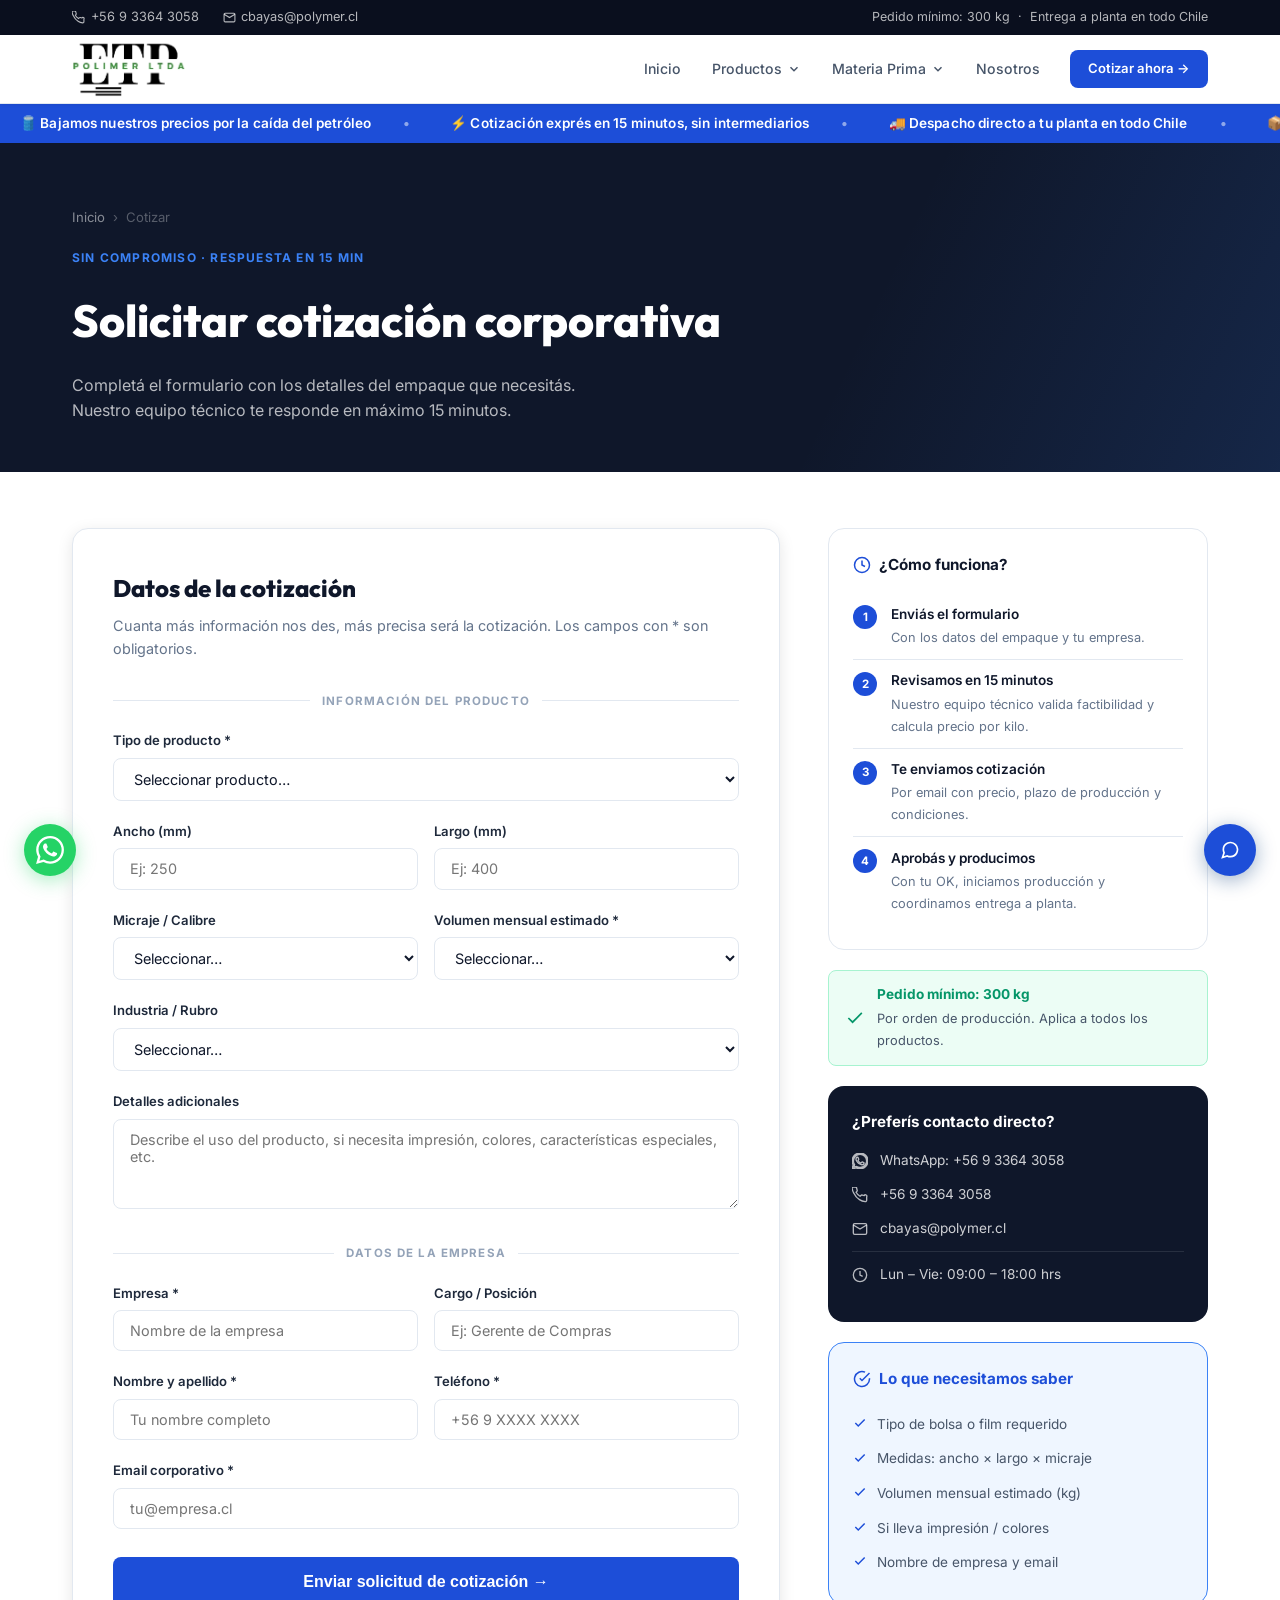
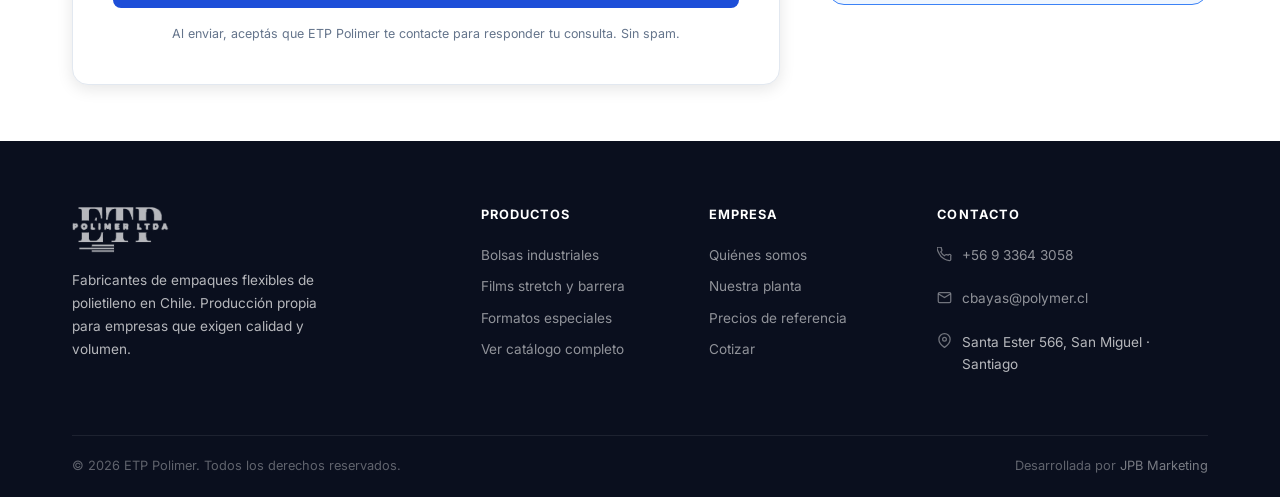
<file: cotizar.html>
<!DOCTYPE html>
<html lang="es">
<head>
  <meta charset="UTF-8">
  <meta name="viewport" content="width=device-width, initial-scale=1.0">
  <title>Cotizar Empaques — ETP Polimer</title>
  <meta name="description" content="Solicitá cotización de empaques flexibles para tu empresa. Bolsas, films y formatos especiales. Respuesta técnica en 15 minutos.">
  <link rel="preconnect" href="https://fonts.googleapis.com">
  <link rel="preconnect" href="https://fonts.gstatic.com" crossorigin>
  <link href="https://fonts.googleapis.com/css2?family=Inter:wght@400;500;600;700&family=Outfit:wght@700;800;900&display=swap" rel="stylesheet">
  <link rel="stylesheet" href="styles.css">
  <link rel="icon" href="favicon.ico" sizes="any">
  <link rel="icon" type="image/png" sizes="32x32" href="img/favicon-32.png">
  <link rel="icon" type="image/png" sizes="192x192" href="img/favicon-192x192.png">
  <link rel="apple-touch-icon" href="apple-touch-icon.png">
  <!-- Google Ads (gtag.js) -->
  <script async src="https://www.googletagmanager.com/gtag/js?id=AW-18264515878"></script>
  <script>window.dataLayer=window.dataLayer||[];function gtag(){dataLayer.push(arguments);}gtag('js',new Date());gtag('config','AW-18264515878');</script>
  <!-- Google Ads Conversion -->
  <script async src="https://www.googletagmanager.com/gtag/js?id=AW-XXXXXXXXXX"></script>
  <script>gtag('config','AW-XXXXXXXXXX');</script>
</head>
<body>

<!-- TOPBAR -->
<div class="topbar">
  <div class="container">
    <div class="topbar-inner">
      <div class="topbar-left">
        <a href="tel:+56933643058">
          <svg width="13" height="13" viewBox="0 0 24 24" fill="none" stroke="currentColor" stroke-width="2"><path d="M22 16.92v3a2 2 0 01-2.18 2 19.79 19.79 0 01-8.63-3.07A19.5 19.5 0 013.07 9.81 19.79 19.79 0 01.01 1.23 2 2 0 012 .01h3a2 2 0 012 1.72c.127.96.361 1.903.7 2.81a2 2 0 01-.45 2.11L6.09 7.91a16 16 0 006 6l1.27-1.27a2 2 0 012.11-.45c.907.339 1.85.573 2.81.7A2 2 0 0122 14.92v2z"/></svg>
          +56 9 3364 3058
        </a>
        <a href="mailto:cbayas@polymer.cl">
          <svg width="13" height="13" viewBox="0 0 24 24" fill="none" stroke="currentColor" stroke-width="2"><path d="M4 4h16c1.1 0 2 .9 2 2v12c0 1.1-.9 2-2 2H4c-1.1 0-2-.9-2-2V6c0-1.1.9-2 2-2z"/><polyline points="22,6 12,12 2,6"/></svg>
          cbayas@polymer.cl
        </a>
      </div>
      <div class="topbar-right">Pedido mínimo: 300 kg &nbsp;·&nbsp; Entrega a planta en todo Chile</div>
    </div>
  </div>
</div>

<!-- HEADER -->
<header id="siteHeader" class="site-header">
  <div class="container">
    <div class="header-inner">
      <a href="index.html" class="site-logo">
        <img src="img/logo.png" alt="ETP Polimer">
      </a>
      <nav class="main-nav">
        <a href="index.html" class="nav-link">Inicio</a>
        <div class="nav-item">
          <span class="nav-link" tabindex="0">
            Productos
            <svg width="14" height="14" viewBox="0 0 24 24" fill="none" stroke="currentColor" stroke-width="2.5"><polyline points="6 9 12 15 18 9"/></svg>
          </span>
          <div class="dropdown">
            <a href="productos.html?cat=bolsas">
              <div class="dropdown-icon"><svg width="16" height="16" viewBox="0 0 24 24" fill="none" stroke="currentColor" stroke-width="2"><path d="M6 2L3 6v14a2 2 0 002 2h14a2 2 0 002-2V6l-3-4z"/><line x1="3" y1="6" x2="21" y2="6"/><path d="M16 10a4 4 0 01-8 0"/></svg></div>
              <div><strong>Bolsas Industriales</strong><span>Hielo, basura, wicketer, bins</span></div>
            </a>
            <a href="productos.html?cat=films">
              <div class="dropdown-icon"><svg width="16" height="16" viewBox="0 0 24 24" fill="none" stroke="currentColor" stroke-width="2"><rect x="2" y="7" width="20" height="14" rx="2"/><path d="M16 21V5a2 2 0 00-2-2h-4a2 2 0 00-2 2v16"/></svg></div>
              <div><strong>Films</strong><span>Stretch, barrera, laminados</span></div>
            </a>
            <a href="productos.html?cat=formatos">
              <div class="dropdown-icon"><svg width="16" height="16" viewBox="0 0 24 24" fill="none" stroke="currentColor" stroke-width="2"><path d="M21 16V8a2 2 0 00-1-1.73l-7-4a2 2 0 00-2 0l-7 4A2 2 0 003 8v8a2 2 0 001 1.73l7 4a2 2 0 002 0l7-4A2 2 0 0021 16z"/></svg></div>
              <div><strong>Formatos Especiales</strong><span>Doypack, vacío, cubre pallet</span></div>
            </a>
            <div class="dropdown-divider"></div>
            <a href="productos.html">
              <div class="dropdown-icon" style="background:var(--blue)"><svg width="16" height="16" viewBox="0 0 24 24" fill="none" stroke="white" stroke-width="2"><line x1="4" y1="6" x2="20" y2="6"/><line x1="4" y1="12" x2="20" y2="12"/><line x1="4" y1="18" x2="20" y2="18"/></svg></div>
              <div><strong>Ver catálogo completo</strong></div>
            </a>
          </div>
        </div>
        <div class="nav-item">
          <a href="precios.html" class="nav-link" tabindex="0">
            Materia Prima
            <svg width="14" height="14" viewBox="0 0 24 24" fill="none" stroke="currentColor" stroke-width="2.5"><polyline points="6 9 12 15 18 9"/></svg>
          </a>
          <div class="dropdown dropdown-prices">
            <div class="nav-price-card">
              <div class="nav-price-card-head">
                <span class="nav-price-label">Petróleo WTI</span>
                <span class="nav-price-badge">en vivo</span>
              </div>
              <div class="tradingview-widget-container" style="height:54px;">
                <div class="tradingview-widget-container__widget"></div>
                <script type="text/javascript" src="https://s3.tradingview.com/external-embedding/embed-widget-mini-symbol-overview.js" async>
                {
                  "symbol": "TVC:USOIL",
                  "width": "100%",
                  "height": "100%",
                  "locale": "es",
                  "dateRange": "1M",
                  "colorTheme": "light",
                  "isTransparent": true,
                  "autosize": true,
                  "chartOnly": false,
                  "noTimeScale": true
                }
                </script>
              </div>
            </div>
            <div class="nav-price-card">
              <div class="nav-price-card-head">
                <span class="nav-price-label">Índice Resinas (PPI)</span>
                <span class="nav-price-badge">en vivo</span>
              </div>
              <div class="tradingview-widget-container" style="height:54px;">
                <div class="tradingview-widget-container__widget"></div>
                <script type="text/javascript" src="https://s3.tradingview.com/external-embedding/embed-widget-mini-symbol-overview.js" async>
                {
                  "symbol": "FRED:PCU325211325211",
                  "width": "100%",
                  "height": "100%",
                  "locale": "es",
                  "dateRange": "3M",
                  "colorTheme": "light",
                  "isTransparent": true,
                  "autosize": true,
                  "chartOnly": false,
                  "noTimeScale": true
                }
                </script>
              </div>
            </div>
            <a href="precios.html" class="dropdown-view-all">Ver precios completos →</a>
          </div>
        </div>
        <a href="nosotros.html" class="nav-link">Nosotros</a>
        <a href="https://wa.me/56933643058?text=Hola%2C%20quiero%20cotizar%20empaques%20para%20mi%20empresa." target="_blank" rel="noopener" class="btn btn-primary btn-sm header-cta active-cta">Cotizar ahora →</a>
      </nav>
      <button id="hamburger" class="hamburger" aria-label="Menú">
        <span></span><span></span><span></span>
      </button>
    </div>
  </div>
</header>
<!-- PRICE TICKER -->
<div class="price-ticker" aria-hidden="true">
  <div class="price-ticker-track">
    <span class="price-ticker-item">🛢️ Bajamos nuestros precios por la caída del petróleo</span>
    <span class="price-ticker-item">⚡ Cotización exprés en 15 minutos, sin intermediarios</span>
    <span class="price-ticker-item">🚚 Despacho directo a tu planta en todo Chile</span>
    <span class="price-ticker-item">📦 Fabricación propia · Pedido mínimo 300 kg</span>
    <span class="price-ticker-item">🛢️ Bajamos nuestros precios por la caída del petróleo</span>
    <span class="price-ticker-item">⚡ Cotización exprés en 15 minutos, sin intermediarios</span>
    <span class="price-ticker-item">🚚 Despacho directo a tu planta en todo Chile</span>
    <span class="price-ticker-item">📦 Fabricación propia · Pedido mínimo 300 kg</span>
  </div>
</div>


<!-- MOBILE NAV -->
<div id="mobileNavOverlay" class="mobile-nav-overlay"></div>
<nav id="mobileNav" class="mobile-nav">
  <div class="mobile-nav-header">
    <img src="img/logo.png" alt="ETP Polimer" style="height:46px;">
    <button id="mobileNavClose" class="mobile-nav-close" aria-label="Cerrar">
      <svg width="20" height="20" viewBox="0 0 24 24" fill="none" stroke="currentColor" stroke-width="2.5"><line x1="18" y1="6" x2="6" y2="18"/><line x1="6" y1="6" x2="18" y2="18"/></svg>
    </button>
  </div>
  <div class="mobile-nav-body">
    <a href="index.html" class="mobile-nav-link" style="font-weight:600;">Inicio</a>
    <span class="mobile-nav-label">Productos</span>
    <a href="productos.html?cat=bolsas" class="mobile-nav-link">Bolsas Industriales</a>
    <a href="productos.html?cat=films" class="mobile-nav-link">Films</a>
    <a href="productos.html?cat=formatos" class="mobile-nav-link">Formatos Especiales</a>
    <a href="productos.html" class="mobile-nav-link" style="font-weight:600;color:var(--blue)">Ver catálogo completo →</a>
    <br>
    <span class="mobile-nav-label">Empresa</span>
    <a href="precios.html" class="mobile-nav-link">Materia Prima</a>
    <a href="nosotros.html" class="mobile-nav-link">Nosotros</a>
  </div>
  <div class="mobile-nav-footer">
    <a href="https://wa.me/56933643058?text=Hola%2C%20quiero%20cotizar%20empaques%20para%20mi%20empresa." target="_blank" rel="noopener" class="btn btn-primary btn-block">Cotizar ahora →</a>
  </div>
</nav>

<!-- PAGE HEADER -->
<div class="page-header">
  <div class="container">
    <div class="breadcrumb">
      <a href="index.html">Inicio</a>
      <span>›</span>
      <span>Cotizar</span>
    </div>
    <span class="section-label">Sin compromiso · Respuesta en 15 min</span>
    <h1>Solicitar cotización corporativa</h1>
    <p>Completá el formulario con los detalles del empaque que necesitás. Nuestro equipo técnico te responde en máximo 15 minutos.</p>
  </div>
</div>

<!-- FORMULARIO -->
<section class="section-pad">
  <div class="container">
    <div class="quote-layout">

      <!-- FORM -->
      <div class="quote-form-wrap">
        <h2>Datos de la cotización</h2>
        <p>Cuanta más información nos des, más precisa será la cotización. Los campos con * son obligatorios.</p>

        <form action="https://formsubmit.co/jpbayas@jpbmarketing.cl" method="POST" id="quoteForm">
          <!-- Configuración FormSubmit -->
          <input type="hidden" name="_subject" value="Nueva cotización corporativa — polimer-etp.cl">
          <input type="hidden" name="_next" value="https://polimer-etp.cl/gracias.html">
          <input type="hidden" name="_captcha" value="false">
          <input type="hidden" name="_template" value="table">

          <div class="form-divider">Información del producto</div>

          <div class="form-group">
            <label for="tipo_producto">Tipo de producto *</label>
            <select id="tipo_producto" name="tipo_producto" required>
              <option value="">Seleccionar producto…</option>
              <optgroup label="Bolsas Industriales">
                <option>Bolsas para Hielo</option>
                <option>Bolsas Wicketer (envasado automático)</option>
                <option>Bolsas de Basura Industrial</option>
                <option>Bolsas en Rollo Prepicadas</option>
                <option>Bolsas Contenedoras de Alta Resistencia</option>
                <option>Bolsas Bins de Polietileno Coextruido</option>
              </optgroup>
              <optgroup label="Films">
                <option>Film Stretch</option>
                <option>Films Barrera (alta barrera)</option>
                <option>Films Laminados</option>
              </optgroup>
              <optgroup label="Formatos Especiales">
                <option>Puche Doypack</option>
                <option>Pouche para Vacío</option>
                <option>Fundas Cubre Pallet</option>
              </optgroup>
              <option>Otro / No estoy seguro</option>
            </select>
          </div>

          <div class="form-row">
            <div class="form-group">
              <label for="ancho">Ancho (mm)</label>
              <input type="number" id="ancho" name="ancho_mm" placeholder="Ej: 250" min="1">
            </div>
            <div class="form-group">
              <label for="largo">Largo (mm)</label>
              <input type="number" id="largo" name="largo_mm" placeholder="Ej: 400" min="1">
            </div>
          </div>

          <div class="form-row">
            <div class="form-group">
              <label for="micraje">Micraje / Calibre</label>
              <select id="micraje" name="micraje">
                <option value="">Seleccionar…</option>
                <option>20 micrones (muy ligero)</option>
                <option>30 micrones</option>
                <option>50 micrones (estándar)</option>
                <option>70 micrones</option>
                <option>100 micrones (resistente)</option>
                <option>150 micrones (muy resistente)</option>
                <option>200+ micrones (industrial)</option>
                <option>No lo sé, necesito asesoría</option>
              </select>
            </div>
            <div class="form-group">
              <label for="volumen">Volumen mensual estimado *</label>
              <select id="volumen" name="volumen_mensual" required>
                <option value="">Seleccionar…</option>
                <option>300 – 500 kg/mes</option>
                <option>500 – 1.000 kg/mes</option>
                <option>1.000 – 3.000 kg/mes</option>
                <option>3.000 – 10.000 kg/mes</option>
                <option>Más de 10.000 kg/mes</option>
              </select>
            </div>
          </div>

          <div class="form-group">
            <label for="industria">Industria / Rubro</label>
            <select id="industria" name="industria">
              <option value="">Seleccionar…</option>
              <option>Retail y Supermercados</option>
              <option>Agroindustria</option>
              <option>Alimentos y Bebidas</option>
              <option>Farmacia e Higiene</option>
              <option>Logística y Distribución</option>
              <option>Construcción</option>
              <option>Otro</option>
            </select>
          </div>

          <div class="form-group">
            <label for="detalles">Detalles adicionales</label>
            <textarea id="detalles" name="detalles" placeholder="Describe el uso del producto, si necesita impresión, colores, características especiales, etc."></textarea>
          </div>

          <div class="form-divider">Datos de la empresa</div>

          <div class="form-row">
            <div class="form-group">
              <label for="empresa">Empresa *</label>
              <input type="text" id="empresa" name="empresa" placeholder="Nombre de la empresa" required>
            </div>
            <div class="form-group">
              <label for="cargo">Cargo / Posición</label>
              <input type="text" id="cargo" name="cargo" placeholder="Ej: Gerente de Compras">
            </div>
          </div>

          <div class="form-row">
            <div class="form-group">
              <label for="nombre">Nombre y apellido *</label>
              <input type="text" id="nombre" name="nombre" placeholder="Tu nombre completo" required>
            </div>
            <div class="form-group">
              <label for="telefono">Teléfono *</label>
              <input type="tel" id="telefono" name="telefono" placeholder="+56 9 XXXX XXXX" required>
            </div>
          </div>

          <div class="form-group">
            <label for="email">Email corporativo *</label>
            <input type="email" id="email" name="email" placeholder="tu@empresa.cl" required>
          </div>

          <button type="submit" class="btn btn-primary btn-lg btn-block" style="margin-top:.5rem;">
            Enviar solicitud de cotización →
          </button>

          <p style="font-size:.78rem;color:var(--text-light);text-align:center;margin-top:1rem;">
            Al enviar, aceptás que ETP Polimer te contacte para responder tu consulta. Sin spam.
          </p>
        </form>
      </div>

      <!-- SIDEBAR -->
      <aside class="quote-sidebar">

        <div class="quote-info-card">
          <h3>
            <svg width="18" height="18" viewBox="0 0 24 24" fill="none" stroke="var(--blue)" stroke-width="2"><circle cx="12" cy="12" r="10"/><polyline points="12 6 12 12 16 14"/></svg>
            ¿Cómo funciona?
          </h3>
          <ol class="quote-steps">
            <li class="quote-step">
              <div class="qstep-num">1</div>
              <div>
                <strong>Enviás el formulario</strong>
                <span>Con los datos del empaque y tu empresa.</span>
              </div>
            </li>
            <li class="quote-step">
              <div class="qstep-num">2</div>
              <div>
                <strong>Revisamos en 15 minutos</strong>
                <span>Nuestro equipo técnico valida factibilidad y calcula precio por kilo.</span>
              </div>
            </li>
            <li class="quote-step">
              <div class="qstep-num">3</div>
              <div>
                <strong>Te enviamos cotización</strong>
                <span>Por email con precio, plazo de producción y condiciones.</span>
              </div>
            </li>
            <li class="quote-step">
              <div class="qstep-num">4</div>
              <div>
                <strong>Aprobás y producimos</strong>
                <span>Con tu OK, iniciamos producción y coordinamos entrega a planta.</span>
              </div>
            </li>
          </ol>
        </div>

        <div class="minimum-badge">
          <svg width="22" height="22" viewBox="0 0 24 24" fill="none" stroke="#059669" stroke-width="2"><polyline points="20 6 9 17 4 12"/></svg>
          <div>
            <strong>Pedido mínimo: 300 kg</strong>
            <span>Por orden de producción. Aplica a todos los productos.</span>
          </div>
        </div>

        <div class="contact-card">
          <h3>¿Preferís contacto directo?</h3>
          <div class="contact-item">
            <svg width="16" height="16" viewBox="0 0 24 24" fill="none" stroke="rgba(255,255,255,.7)" stroke-width="2"><path d="M17.472 14.382c-.297-.149-1.758-.867-2.03-.967-.273-.099-.471-.148-.67.15-.197.297-.767.966-.94 1.164-.173.199-.347.223-.644.075-.297-.15-1.255-.463-2.39-1.475-.883-.788-1.48-1.761-1.653-2.059-.173-.297-.018-.458.13-.606.134-.133.298-.347.446-.52.149-.174.198-.298.298-.497.099-.198.05-.371-.025-.52-.075-.149-.669-1.612-.916-2.207-.242-.579-.487-.5-.669-.51-.173-.008-.371-.01-.57-.01-.198 0-.52.074-.792.372-.272.297-1.04 1.016-1.04 2.479 0 1.462 1.065 2.875 1.213 3.074.149.198 2.096 3.2 5.077 4.487.709.306 1.262.489 1.694.625.712.227 1.36.195 1.871.118.571-.085 1.758-.719 2.006-1.413.248-.694.248-1.289.173-1.413-.074-.124-.272-.198-.57-.347m-5.421 7.403h-.004a9.87 9.87 0 01-5.031-1.378l-.361-.214-3.741.982.998-3.648-.235-.374a9.86 9.86 0 01-1.51-5.26c.001-5.45 4.436-9.884 9.888-9.884 2.64 0 5.122 1.03 6.988 2.898a9.825 9.825 0 012.893 6.994c-.003 5.45-4.437 9.884-9.885 9.884m8.413-18.297A11.815 11.815 0 0012.05 0C5.495 0 .16 5.335.157 11.892c0 2.096.547 4.142 1.588 5.945L.057 24l6.305-1.654a11.882 11.882 0 005.683 1.448h.005c6.554 0 11.89-5.335 11.893-11.893a11.821 11.821 0 00-3.48-8.413z"/></svg>
            <a href="https://wa.me/56933643058?text=Hola%2C%20quiero%20cotizar%20empaques." target="_blank" rel="noopener">WhatsApp: +56 9 3364 3058</a>
          </div>
          <div class="contact-item">
            <svg width="16" height="16" viewBox="0 0 24 24" fill="none" stroke="rgba(255,255,255,.7)" stroke-width="2"><path d="M22 16.92v3a2 2 0 01-2.18 2 19.79 19.79 0 01-8.63-3.07A19.5 19.5 0 013.07 9.81 19.79 19.79 0 01.01 1.23 2 2 0 012 .01h3a2 2 0 012 1.72c.127.96.361 1.903.7 2.81a2 2 0 01-.45 2.11L6.09 7.91a16 16 0 006 6l1.27-1.27a2 2 0 012.11-.45c.907.339 1.85.573 2.81.7A2 2 0 0122 14.92v2z"/></svg>
            <a href="tel:+56933643058">+56 9 3364 3058</a>
          </div>
          <div class="contact-item">
            <svg width="16" height="16" viewBox="0 0 24 24" fill="none" stroke="rgba(255,255,255,.7)" stroke-width="2"><path d="M4 4h16c1.1 0 2 .9 2 2v12c0 1.1-.9 2-2 2H4c-1.1 0-2-.9-2-2V6c0-1.1.9-2 2-2z"/><polyline points="22,6 12,12 2,6"/></svg>
            <a href="mailto:cbayas@polymer.cl">cbayas@polymer.cl</a>
          </div>
          <div class="contact-item" style="margin-top:.5rem;padding-top:.75rem;border-top:1px solid rgba(255,255,255,.1);">
            <svg width="16" height="16" viewBox="0 0 24 24" fill="none" stroke="rgba(255,255,255,.7)" stroke-width="2"><circle cx="12" cy="12" r="10"/><polyline points="12 6 12 12 16 14"/></svg>
            <span>Lun – Vie: 09:00 – 18:00 hrs</span>
          </div>
        </div>

        <div class="quote-info-card" style="background:var(--blue-pale);border-color:var(--blue-light);">
          <h3 style="color:var(--blue);">
            <svg width="18" height="18" viewBox="0 0 24 24" fill="none" stroke="var(--blue)" stroke-width="2"><path d="M22 11.08V12a10 10 0 11-5.93-9.14"/><polyline points="22 4 12 14.01 9 11.01"/></svg>
            Lo que necesitamos saber
          </h3>
          <ul style="list-style:none;font-size:.85rem;color:var(--gray-600);">
            <li style="padding:.4rem 0;display:flex;gap:.6rem;align-items:flex-start;">
              <svg width="14" height="14" viewBox="0 0 24 24" fill="none" stroke="var(--blue)" stroke-width="2.5" style="flex-shrink:0;margin-top:.15rem"><polyline points="20 6 9 17 4 12"/></svg>
              Tipo de bolsa o film requerido
            </li>
            <li style="padding:.4rem 0;display:flex;gap:.6rem;align-items:flex-start;">
              <svg width="14" height="14" viewBox="0 0 24 24" fill="none" stroke="var(--blue)" stroke-width="2.5" style="flex-shrink:0;margin-top:.15rem"><polyline points="20 6 9 17 4 12"/></svg>
              Medidas: ancho × largo × micraje
            </li>
            <li style="padding:.4rem 0;display:flex;gap:.6rem;align-items:flex-start;">
              <svg width="14" height="14" viewBox="0 0 24 24" fill="none" stroke="var(--blue)" stroke-width="2.5" style="flex-shrink:0;margin-top:.15rem"><polyline points="20 6 9 17 4 12"/></svg>
              Volumen mensual estimado (kg)
            </li>
            <li style="padding:.4rem 0;display:flex;gap:.6rem;align-items:flex-start;">
              <svg width="14" height="14" viewBox="0 0 24 24" fill="none" stroke="var(--blue)" stroke-width="2.5" style="flex-shrink:0;margin-top:.15rem"><polyline points="20 6 9 17 4 12"/></svg>
              Si lleva impresión / colores
            </li>
            <li style="padding:.4rem 0;display:flex;gap:.6rem;align-items:flex-start;">
              <svg width="14" height="14" viewBox="0 0 24 24" fill="none" stroke="var(--blue)" stroke-width="2.5" style="flex-shrink:0;margin-top:.15rem"><polyline points="20 6 9 17 4 12"/></svg>
              Nombre de empresa y email
            </li>
          </ul>
        </div>

      </aside>
    </div>
  </div>
</section>

<!-- FOOTER -->
<footer class="footer">
  <div class="container">
    <div class="footer-grid">
      <div class="footer-brand">
        <img src="img/logo.png" alt="ETP Polimer" class="footer-logo">
        <p>Fabricantes de empaques flexibles de polietileno en Chile. Producción propia para empresas que exigen calidad y volumen.</p>
      </div>
      <div class="footer-col">
        <h4>Productos</h4>
        <a href="productos.html?cat=bolsas">Bolsas industriales</a>
        <a href="productos.html?cat=films">Films stretch y barrera</a>
        <a href="productos.html?cat=formatos">Formatos especiales</a>
        <a href="productos.html">Ver catálogo completo</a>
      </div>
      <div class="footer-col">
        <h4>Empresa</h4>
        <a href="nosotros.html">Quiénes somos</a>
        <a href="nosotros.html#planta">Nuestra planta</a>
        <a href="precios.html">Precios de referencia</a>
        <a href="https://wa.me/56933643058?text=Hola%2C%20quiero%20cotizar%20empaques%20para%20mi%20empresa." target="_blank" rel="noopener">Cotizar</a>
      </div>
      <div class="footer-col">
        <h4>Contacto</h4>
        <div class="footer-contact-item">
          <svg width="15" height="15" viewBox="0 0 24 24" fill="none" stroke="currentColor" stroke-width="2"><path d="M22 16.92v3a2 2 0 01-2.18 2 19.79 19.79 0 01-8.63-3.07A19.5 19.5 0 013.07 9.81 19.79 19.79 0 01.01 1.23 2 2 0 012 .01h3a2 2 0 012 1.72c.127.96.361 1.903.7 2.81a2 2 0 01-.45 2.11L6.09 7.91a16 16 0 006 6l1.27-1.27a2 2 0 012.11-.45c.907.339 1.85.573 2.81.7A2 2 0 0122 14.92v2z"/></svg>
          <a href="tel:+56933643058">+56 9 3364 3058</a>
        </div>
        <div class="footer-contact-item">
          <svg width="15" height="15" viewBox="0 0 24 24" fill="none" stroke="currentColor" stroke-width="2"><path d="M4 4h16c1.1 0 2 .9 2 2v12c0 1.1-.9 2-2 2H4c-1.1 0-2-.9-2-2V6c0-1.1.9-2 2-2z"/><polyline points="22,6 12,12 2,6"/></svg>
          <a href="mailto:cbayas@polymer.cl">cbayas@polymer.cl</a>
        </div>
        <div class="footer-contact-item">
          <svg width="15" height="15" viewBox="0 0 24 24" fill="none" stroke="currentColor" stroke-width="2"><path d="M21 10c0 7-9 13-9 13s-9-6-9-13a9 9 0 0118 0z"/><circle cx="12" cy="10" r="3"/></svg>
          <span>Santa Ester 566, San Miguel · Santiago</span>
        </div>
      </div>
    </div>
    <div class="footer-bottom">
      <span>© 2026 ETP Polimer. Todos los derechos reservados.</span>
      <span>Desarrollada por <a href="https://jpbmarketing.cl" style="color:rgba(255,255,255,.45);">JPB Marketing</a></span>
    </div>
  </div>
</footer>

<!-- WA FLOAT -->
<a href="https://wa.me/56933643058?text=Hola%2C%20quiero%20cotizar%20empaques%20para%20mi%20empresa." class="wa-float" target="_blank" rel="noopener" aria-label="WhatsApp">
  <svg width="28" height="28" viewBox="0 0 24 24" fill="white"><path d="M17.472 14.382c-.297-.149-1.758-.867-2.03-.967-.273-.099-.471-.148-.67.15-.197.297-.767.966-.94 1.164-.173.199-.347.223-.644.075-.297-.15-1.255-.463-2.39-1.475-.883-.788-1.48-1.761-1.653-2.059-.173-.297-.018-.458.13-.606.134-.133.298-.347.446-.52.149-.174.198-.298.298-.497.099-.198.05-.371-.025-.52-.075-.149-.669-1.612-.916-2.207-.242-.579-.487-.5-.669-.51-.173-.008-.371-.01-.57-.01-.198 0-.52.074-.792.372-.272.297-1.04 1.016-1.04 2.479 0 1.462 1.065 2.875 1.213 3.074.149.198 2.096 3.2 5.077 4.487.709.306 1.262.489 1.694.625.712.227 1.36.195 1.871.118.571-.085 1.758-.719 2.006-1.413.248-.694.248-1.289.173-1.413-.074-.124-.272-.198-.57-.347m-5.421 7.403h-.004a9.87 9.87 0 01-5.031-1.378l-.361-.214-3.741.982.998-3.648-.235-.374a9.86 9.86 0 01-1.51-5.26c.001-5.45 4.436-9.884 9.888-9.884 2.64 0 5.122 1.03 6.988 2.898a9.825 9.825 0 012.893 6.994c-.003 5.45-4.437 9.884-9.885 9.884m8.413-18.297A11.815 11.815 0 0012.05 0C5.495 0 .16 5.335.157 11.892c0 2.096.547 4.142 1.588 5.945L.057 24l6.305-1.654a11.882 11.882 0 005.683 1.448h.005c6.554 0 11.89-5.335 11.893-11.893a11.821 11.821 0 00-3.48-8.413z"/></svg>
</a>

<script src="main.js"></script>
<script src="quote-widget.js"></script>
<!-- Google Ads: conversion clic WhatsApp -->
<script>
(function(){
  document.addEventListener('click', function(e){
    var a = e.target.closest ? e.target.closest('a[href*="wa.me"]') : null;
    if(a && typeof gtag==='function'){
      gtag('event','conversion',{'send_to':'AW-18264515878/K7VtCLnWt8QcEKbKmYVE'});
    }
  }, true);
})();
</script>
<!-- Mensaje WhatsApp por campana (atribucion por campana) -->
<script>
(function(){
  var msgs = {
    film:    'Hola, quiero cotizar film stretch para mi empresa.',
    bolsas:  'Hola, me gustaría cotizar bolsas plásticas industriales.',
    general: 'Hola, quiero elaborar una cotización de empaques flexibles.'
  };
  try {
    var p = new URLSearchParams(location.search).get('c');
    if (p && msgs[p]) sessionStorage.setItem('wa_msg', msgs[p]);
  } catch(e){}
  var msg = null;
  try { msg = sessionStorage.getItem('wa_msg'); } catch(e){}
  if (!msg) return;
  var enc = encodeURIComponent(msg);
  document.querySelectorAll('a[href*="wa.me"]').forEach(function(a){
    var h = a.getAttribute('href');
    if (/[?&]text=/.test(h)) { a.setAttribute('href', h.replace(/([?&]text=)[^&]*/, '$1'+enc)); }
    else { a.setAttribute('href', h + (h.indexOf('?')>-1?'&':'?') + 'text=' + enc); }
  });
})();
</script>
</body>
</html>
</file>
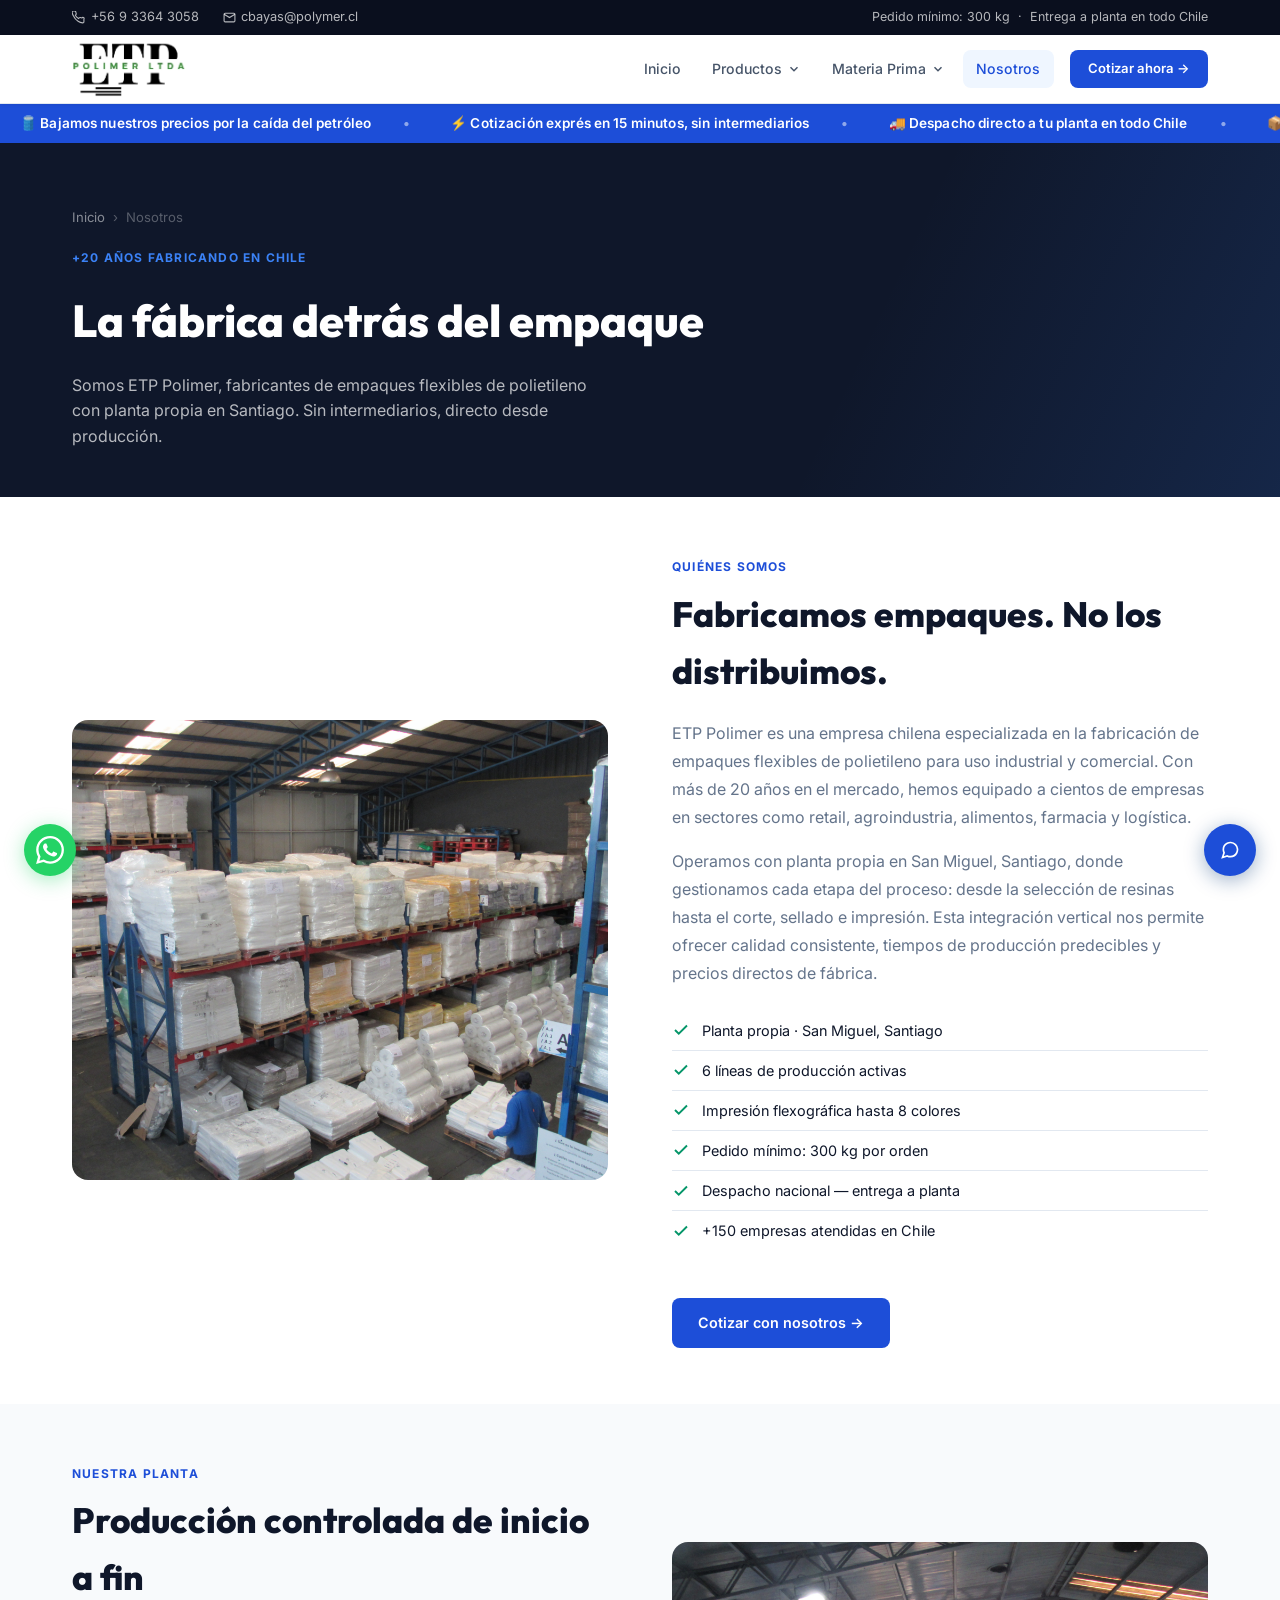
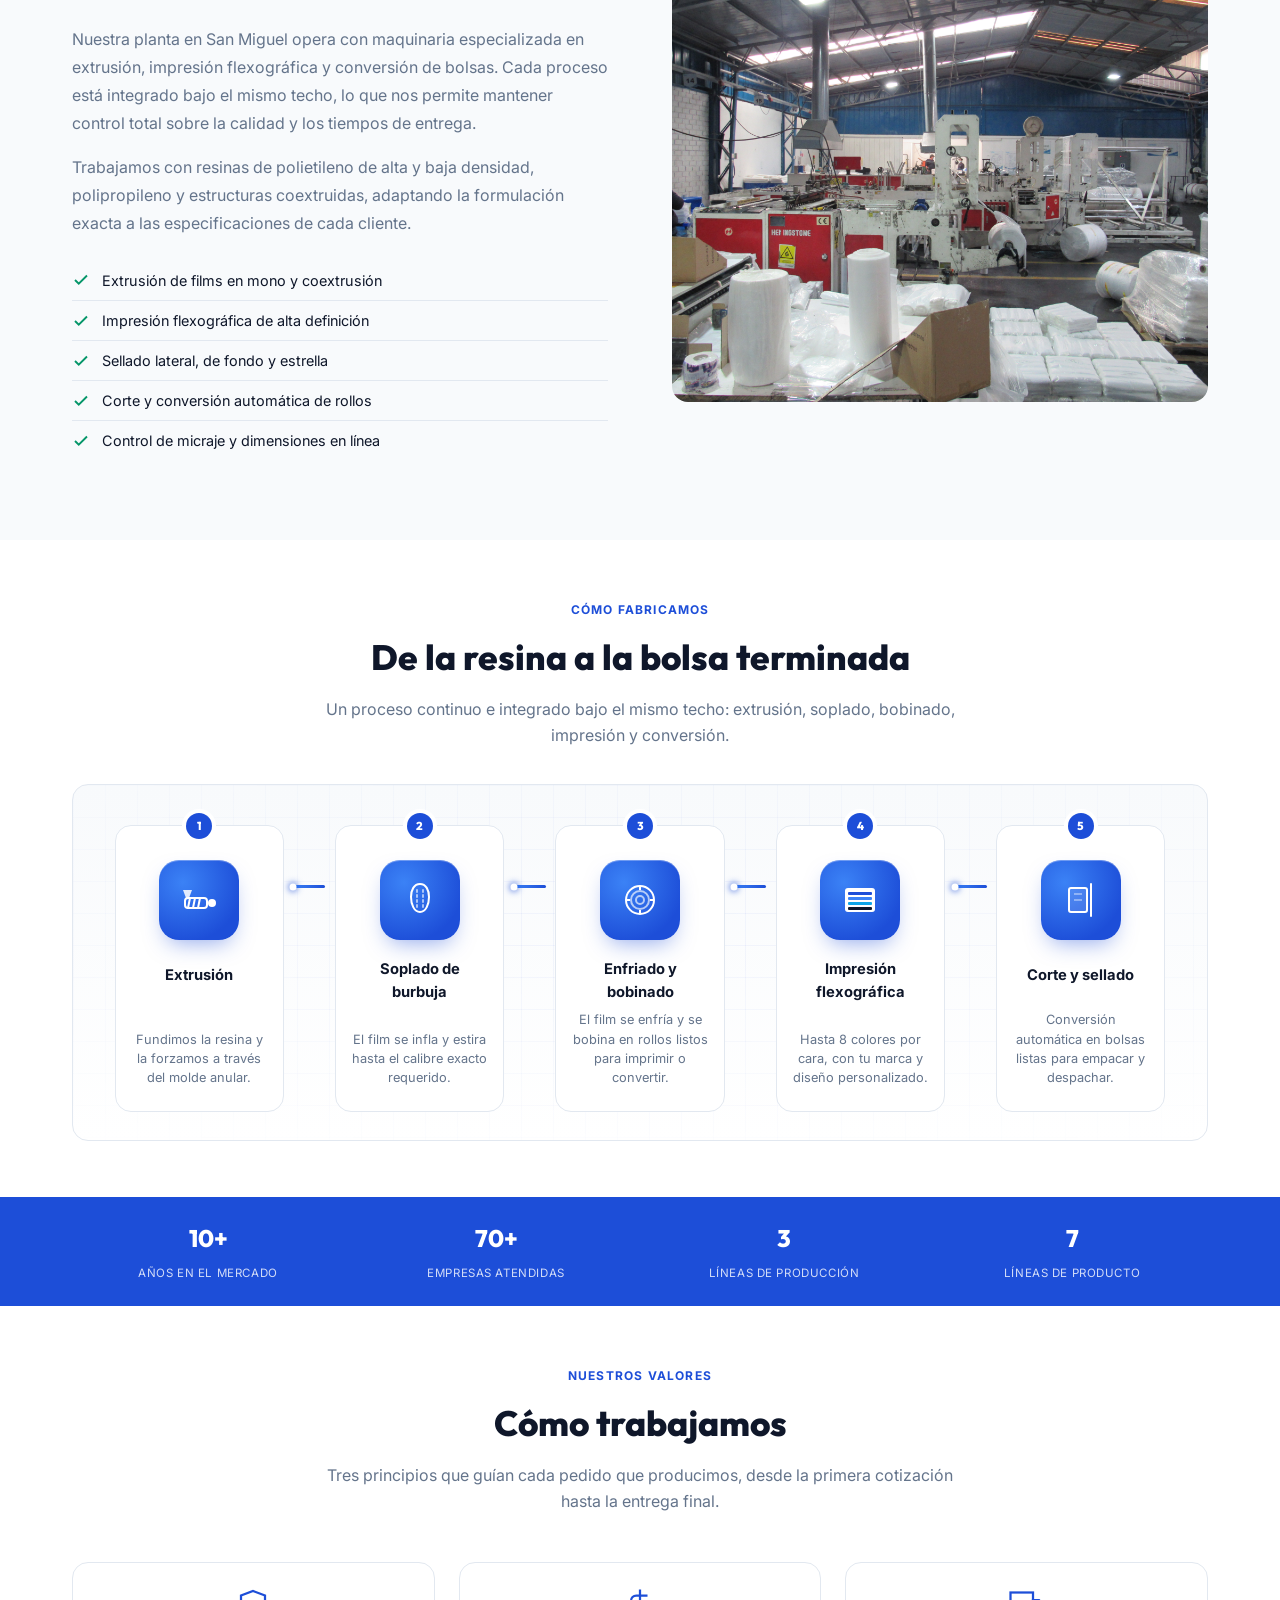
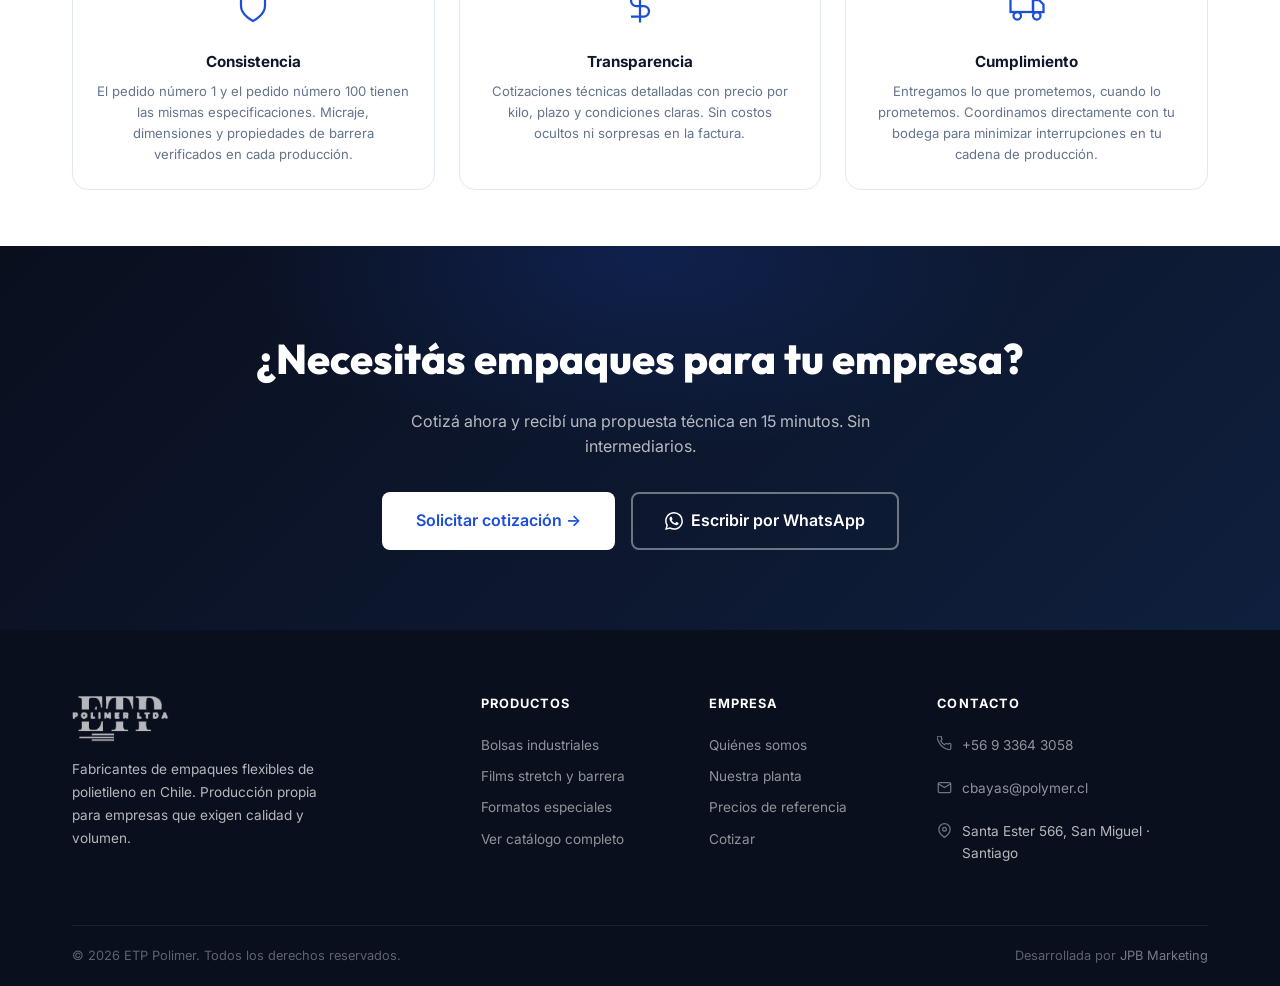
<file: nosotros.html>
<!DOCTYPE html>
<html lang="es">
<head>
  <meta charset="UTF-8">
  <meta name="viewport" content="width=device-width, initial-scale=1.0">
  <title>Quiénes Somos — ETP Polimer</title>
  <meta name="description" content="ETP Polimer: más de 20 años fabricando empaques flexibles de polietileno en Chile. Planta propia en San Miguel, Santiago. Producción directa sin intermediarios.">
  <link rel="preconnect" href="https://fonts.googleapis.com">
  <link rel="preconnect" href="https://fonts.gstatic.com" crossorigin>
  <link href="https://fonts.googleapis.com/css2?family=Inter:wght@400;500;600;700&family=Outfit:wght@700;800;900&display=swap" rel="stylesheet">
  <link rel="stylesheet" href="styles.css">
  <link rel="icon" href="favicon.ico" sizes="any">
  <link rel="icon" type="image/png" sizes="32x32" href="img/favicon-32.png">
  <link rel="icon" type="image/png" sizes="192x192" href="img/favicon-192x192.png">
  <link rel="apple-touch-icon" href="apple-touch-icon.png">
  <!-- Google Ads (gtag.js) -->
  <script async src="https://www.googletagmanager.com/gtag/js?id=AW-18264515878"></script>
  <script>window.dataLayer=window.dataLayer||[];function gtag(){dataLayer.push(arguments);}gtag('js',new Date());gtag('config','AW-18264515878');</script>
</head>
<body>

<!-- TOPBAR -->
<div class="topbar">
  <div class="container">
    <div class="topbar-inner">
      <div class="topbar-left">
        <a href="tel:+56933643058">
          <svg width="13" height="13" viewBox="0 0 24 24" fill="none" stroke="currentColor" stroke-width="2"><path d="M22 16.92v3a2 2 0 01-2.18 2 19.79 19.79 0 01-8.63-3.07A19.5 19.5 0 013.07 9.81 19.79 19.79 0 01.01 1.23 2 2 0 012 .01h3a2 2 0 012 1.72c.127.96.361 1.903.7 2.81a2 2 0 01-.45 2.11L6.09 7.91a16 16 0 006 6l1.27-1.27a2 2 0 012.11-.45c.907.339 1.85.573 2.81.7A2 2 0 0122 14.92v2z"/></svg>
          +56 9 3364 3058
        </a>
        <a href="mailto:cbayas@polymer.cl">
          <svg width="13" height="13" viewBox="0 0 24 24" fill="none" stroke="currentColor" stroke-width="2"><path d="M4 4h16c1.1 0 2 .9 2 2v12c0 1.1-.9 2-2 2H4c-1.1 0-2-.9-2-2V6c0-1.1.9-2 2-2z"/><polyline points="22,6 12,12 2,6"/></svg>
          cbayas@polymer.cl
        </a>
      </div>
      <div class="topbar-right">Pedido mínimo: 300 kg &nbsp;·&nbsp; Entrega a planta en todo Chile</div>
    </div>
  </div>
</div>

<!-- HEADER -->
<header id="siteHeader" class="site-header">
  <div class="container">
    <div class="header-inner">
      <a href="index.html" class="site-logo">
        <img src="img/logo.png" alt="ETP Polimer">
      </a>
      <nav class="main-nav">
        <a href="index.html" class="nav-link">Inicio</a>
        <div class="nav-item">
          <span class="nav-link" tabindex="0">
            Productos
            <svg width="14" height="14" viewBox="0 0 24 24" fill="none" stroke="currentColor" stroke-width="2.5"><polyline points="6 9 12 15 18 9"/></svg>
          </span>
          <div class="dropdown">
            <a href="productos.html?cat=bolsas">
              <div class="dropdown-icon"><svg width="16" height="16" viewBox="0 0 24 24" fill="none" stroke="currentColor" stroke-width="2"><path d="M6 2L3 6v14a2 2 0 002 2h14a2 2 0 002-2V6l-3-4z"/><line x1="3" y1="6" x2="21" y2="6"/><path d="M16 10a4 4 0 01-8 0"/></svg></div>
              <div><strong>Bolsas Industriales</strong><span>Hielo, basura, wicketer, bins</span></div>
            </a>
            <a href="productos.html?cat=films">
              <div class="dropdown-icon"><svg width="16" height="16" viewBox="0 0 24 24" fill="none" stroke="currentColor" stroke-width="2"><rect x="2" y="7" width="20" height="14" rx="2"/><path d="M16 21V5a2 2 0 00-2-2h-4a2 2 0 00-2 2v16"/></svg></div>
              <div><strong>Films</strong><span>Stretch, barrera, laminados</span></div>
            </a>
            <a href="productos.html?cat=formatos">
              <div class="dropdown-icon"><svg width="16" height="16" viewBox="0 0 24 24" fill="none" stroke="currentColor" stroke-width="2"><path d="M21 16V8a2 2 0 00-1-1.73l-7-4a2 2 0 00-2 0l-7 4A2 2 0 003 8v8a2 2 0 001 1.73l7 4a2 2 0 002 0l7-4A2 2 0 0021 16z"/></svg></div>
              <div><strong>Formatos Especiales</strong><span>Doypack, vacío, cubre pallet</span></div>
            </a>
            <div class="dropdown-divider"></div>
            <a href="productos.html">
              <div class="dropdown-icon" style="background:var(--blue)"><svg width="16" height="16" viewBox="0 0 24 24" fill="none" stroke="white" stroke-width="2"><line x1="4" y1="6" x2="20" y2="6"/><line x1="4" y1="12" x2="20" y2="12"/><line x1="4" y1="18" x2="20" y2="18"/></svg></div>
              <div><strong>Ver catálogo completo</strong></div>
            </a>
          </div>
        </div>
        <div class="nav-item">
          <a href="precios.html" class="nav-link" tabindex="0">
            Materia Prima
            <svg width="14" height="14" viewBox="0 0 24 24" fill="none" stroke="currentColor" stroke-width="2.5"><polyline points="6 9 12 15 18 9"/></svg>
          </a>
          <div class="dropdown dropdown-prices">
            <div class="nav-price-card">
              <div class="nav-price-card-head">
                <span class="nav-price-label">Petróleo WTI</span>
                <span class="nav-price-badge">en vivo</span>
              </div>
              <div class="tradingview-widget-container" style="height:54px;">
                <div class="tradingview-widget-container__widget"></div>
                <script type="text/javascript" src="https://s3.tradingview.com/external-embedding/embed-widget-mini-symbol-overview.js" async>
                {
                  "symbol": "TVC:USOIL",
                  "width": "100%",
                  "height": "100%",
                  "locale": "es",
                  "dateRange": "1M",
                  "colorTheme": "light",
                  "isTransparent": true,
                  "autosize": true,
                  "chartOnly": false,
                  "noTimeScale": true
                }
                </script>
              </div>
            </div>
            <div class="nav-price-card">
              <div class="nav-price-card-head">
                <span class="nav-price-label">Índice Resinas (PPI)</span>
                <span class="nav-price-badge">en vivo</span>
              </div>
              <div class="tradingview-widget-container" style="height:54px;">
                <div class="tradingview-widget-container__widget"></div>
                <script type="text/javascript" src="https://s3.tradingview.com/external-embedding/embed-widget-mini-symbol-overview.js" async>
                {
                  "symbol": "FRED:PCU325211325211",
                  "width": "100%",
                  "height": "100%",
                  "locale": "es",
                  "dateRange": "3M",
                  "colorTheme": "light",
                  "isTransparent": true,
                  "autosize": true,
                  "chartOnly": false,
                  "noTimeScale": true
                }
                </script>
              </div>
            </div>
            <a href="precios.html" class="dropdown-view-all">Ver precios completos →</a>
          </div>
        </div>
        <a href="nosotros.html" class="nav-link active">Nosotros</a>
        <a href="https://wa.me/56933643058?text=Hola%2C%20quiero%20cotizar%20empaques%20para%20mi%20empresa." target="_blank" rel="noopener" class="btn btn-primary btn-sm header-cta">Cotizar ahora →</a>
      </nav>
      <button id="hamburger" class="hamburger" aria-label="Menú">
        <span></span><span></span><span></span>
      </button>
    </div>
  </div>
</header>
<!-- PRICE TICKER -->
<div class="price-ticker" aria-hidden="true">
  <div class="price-ticker-track">
    <span class="price-ticker-item">🛢️ Bajamos nuestros precios por la caída del petróleo</span>
    <span class="price-ticker-item">⚡ Cotización exprés en 15 minutos, sin intermediarios</span>
    <span class="price-ticker-item">🚚 Despacho directo a tu planta en todo Chile</span>
    <span class="price-ticker-item">📦 Fabricación propia · Pedido mínimo 300 kg</span>
    <span class="price-ticker-item">🛢️ Bajamos nuestros precios por la caída del petróleo</span>
    <span class="price-ticker-item">⚡ Cotización exprés en 15 minutos, sin intermediarios</span>
    <span class="price-ticker-item">🚚 Despacho directo a tu planta en todo Chile</span>
    <span class="price-ticker-item">📦 Fabricación propia · Pedido mínimo 300 kg</span>
  </div>
</div>


<!-- MOBILE NAV -->
<div id="mobileNavOverlay" class="mobile-nav-overlay"></div>
<nav id="mobileNav" class="mobile-nav">
  <div class="mobile-nav-header">
    <img src="img/logo.png" alt="ETP Polimer" style="height:46px;">
    <button id="mobileNavClose" class="mobile-nav-close" aria-label="Cerrar">
      <svg width="20" height="20" viewBox="0 0 24 24" fill="none" stroke="currentColor" stroke-width="2.5"><line x1="18" y1="6" x2="6" y2="18"/><line x1="6" y1="6" x2="18" y2="18"/></svg>
    </button>
  </div>
  <div class="mobile-nav-body">
    <a href="index.html" class="mobile-nav-link" style="font-weight:600;">Inicio</a>
    <span class="mobile-nav-label">Productos</span>
    <a href="productos.html?cat=bolsas" class="mobile-nav-link">Bolsas Industriales</a>
    <a href="productos.html?cat=films" class="mobile-nav-link">Films</a>
    <a href="productos.html?cat=formatos" class="mobile-nav-link">Formatos Especiales</a>
    <a href="productos.html" class="mobile-nav-link" style="font-weight:600;color:var(--blue)">Ver catálogo completo →</a>
    <br>
    <span class="mobile-nav-label">Empresa</span>
    <a href="precios.html" class="mobile-nav-link">Materia Prima</a>
    <a href="nosotros.html" class="mobile-nav-link" style="font-weight:600;color:var(--blue)">Nosotros</a>
  </div>
  <div class="mobile-nav-footer">
    <a href="https://wa.me/56933643058?text=Hola%2C%20quiero%20cotizar%20empaques%20para%20mi%20empresa." target="_blank" rel="noopener" class="btn btn-primary btn-block">Cotizar ahora →</a>
  </div>
</nav>

<!-- PAGE HEADER -->
<div class="page-header">
  <div class="container">
    <div class="breadcrumb">
      <a href="index.html">Inicio</a>
      <span>›</span>
      <span>Nosotros</span>
    </div>
    <span class="section-label">+20 años fabricando en Chile</span>
    <h1>La fábrica detrás del empaque</h1>
    <p>Somos ETP Polimer, fabricantes de empaques flexibles de polietileno con planta propia en Santiago. Sin intermediarios, directo desde producción.</p>
  </div>
</div>

<!-- SOBRE NOSOTROS -->
<section class="section-pad" id="nosotros">
  <div class="container">
    <div class="about-grid reveal">
      <div class="about-img">
        <img src="img/sobre-nosotros.jpg" alt="Equipo ETP Polimer">
      </div>
      <div class="about-text">
        <span class="section-label">Quiénes somos</span>
        <h2>Fabricamos empaques. No los distribuimos.</h2>
        <p>ETP Polimer es una empresa chilena especializada en la fabricación de empaques flexibles de polietileno para uso industrial y comercial. Con más de 20 años en el mercado, hemos equipado a cientos de empresas en sectores como retail, agroindustria, alimentos, farmacia y logística.</p>
        <p>Operamos con planta propia en San Miguel, Santiago, donde gestionamos cada etapa del proceso: desde la selección de resinas hasta el corte, sellado e impresión. Esta integración vertical nos permite ofrecer calidad consistente, tiempos de producción predecibles y precios directos de fábrica.</p>
        <ul class="spec-list">
          <li>
            <svg class="spec-icon" viewBox="0 0 24 24" fill="none" stroke="currentColor" stroke-width="2.5"><polyline points="20 6 9 17 4 12"/></svg>
            Planta propia · San Miguel, Santiago
          </li>
          <li>
            <svg class="spec-icon" viewBox="0 0 24 24" fill="none" stroke="currentColor" stroke-width="2.5"><polyline points="20 6 9 17 4 12"/></svg>
            6 líneas de producción activas
          </li>
          <li>
            <svg class="spec-icon" viewBox="0 0 24 24" fill="none" stroke="currentColor" stroke-width="2.5"><polyline points="20 6 9 17 4 12"/></svg>
            Impresión flexográfica hasta 8 colores
          </li>
          <li>
            <svg class="spec-icon" viewBox="0 0 24 24" fill="none" stroke="currentColor" stroke-width="2.5"><polyline points="20 6 9 17 4 12"/></svg>
            Pedido mínimo: 300 kg por orden
          </li>
          <li>
            <svg class="spec-icon" viewBox="0 0 24 24" fill="none" stroke="currentColor" stroke-width="2.5"><polyline points="20 6 9 17 4 12"/></svg>
            Despacho nacional — entrega a planta
          </li>
          <li>
            <svg class="spec-icon" viewBox="0 0 24 24" fill="none" stroke="currentColor" stroke-width="2.5"><polyline points="20 6 9 17 4 12"/></svg>
            +150 empresas atendidas en Chile
          </li>
        </ul>
        <a href="https://wa.me/56933643058?text=Hola%2C%20quiero%20cotizar%20empaques%20para%20mi%20empresa." target="_blank" rel="noopener" class="btn btn-primary" style="margin-top:1.5rem;">Cotizar con nosotros →</a>
      </div>
    </div>
  </div>
</section>

<!-- PLANTA -->
<section class="section-pad bg-gray" id="planta">
  <div class="container">
    <div class="about-grid reveal" style="direction:rtl;">
      <div class="about-img" style="direction:ltr;">
        <img src="img/fabrica-maquinas.jpg" alt="Planta de producción ETP Polimer">
      </div>
      <div class="about-text" style="direction:ltr;">
        <span class="section-label">Nuestra planta</span>
        <h2>Producción controlada de inicio a fin</h2>
        <p>Nuestra planta en San Miguel opera con maquinaria especializada en extrusión, impresión flexográfica y conversión de bolsas. Cada proceso está integrado bajo el mismo techo, lo que nos permite mantener control total sobre la calidad y los tiempos de entrega.</p>
        <p>Trabajamos con resinas de polietileno de alta y baja densidad, polipropileno y estructuras coextruidas, adaptando la formulación exacta a las especificaciones de cada cliente.</p>
        <ul class="spec-list">
          <li>
            <svg class="spec-icon" viewBox="0 0 24 24" fill="none" stroke="currentColor" stroke-width="2.5"><polyline points="20 6 9 17 4 12"/></svg>
            Extrusión de films en mono y coextrusión
          </li>
          <li>
            <svg class="spec-icon" viewBox="0 0 24 24" fill="none" stroke="currentColor" stroke-width="2.5"><polyline points="20 6 9 17 4 12"/></svg>
            Impresión flexográfica de alta definición
          </li>
          <li>
            <svg class="spec-icon" viewBox="0 0 24 24" fill="none" stroke="currentColor" stroke-width="2.5"><polyline points="20 6 9 17 4 12"/></svg>
            Sellado lateral, de fondo y estrella
          </li>
          <li>
            <svg class="spec-icon" viewBox="0 0 24 24" fill="none" stroke="currentColor" stroke-width="2.5"><polyline points="20 6 9 17 4 12"/></svg>
            Corte y conversión automática de rollos
          </li>
          <li>
            <svg class="spec-icon" viewBox="0 0 24 24" fill="none" stroke="currentColor" stroke-width="2.5"><polyline points="20 6 9 17 4 12"/></svg>
            Control de micraje y dimensiones en línea
          </li>
        </ul>
      </div>
    </div>
  </div>
</section>

<!-- CÓMO FABRICAMOS -->
<section class="section-pad" id="fabricacion">
  <div class="container">
    <div class="section-header reveal">
      <span class="section-label">Cómo fabricamos</span>
      <h2>De la resina a la bolsa terminada</h2>
      <p>Un proceso continuo e integrado bajo el mismo techo: extrusión, soplado, bobinado, impresión y conversión.</p>
    </div>
    <div class="mp-panel">
      <div class="mp-process">
        <div class="mp-stage reveal reveal-delay-1">
          <div class="mp-card">
            <span class="mp-step-badge">1</span>
            <div class="mp-icon mp-icon-extruder">
              <svg width="40" height="40" viewBox="0 0 40 40" fill="none" stroke="white" stroke-width="2" stroke-linecap="round" stroke-linejoin="round">
                <path d="M4 10h9l-3 8H7z" fill="rgba(255,255,255,.85)" stroke="none"/>
                <rect x="6" y="18" width="22" height="10" rx="3"/>
                <line x1="11" y1="18" x2="9" y2="28"/>
                <line x1="16" y1="18" x2="14" y2="28"/>
                <line x1="21" y1="18" x2="19" y2="28"/>
                <circle class="mp-glow" cx="33" cy="23" r="4" fill="white" stroke="none"/>
              </svg>
            </div>
            <h3>Extrusión</h3>
            <p>Fundimos la resina y la forzamos a través del molde anular.</p>
          </div>
        </div>
        <div class="mp-connector"></div>
        <div class="mp-stage reveal reveal-delay-2">
          <div class="mp-card">
            <span class="mp-step-badge">2</span>
            <div class="mp-icon mp-icon-bubble">
              <svg width="40" height="40" viewBox="0 0 40 40" fill="none" stroke="white" stroke-width="2" stroke-linecap="round">
                <path class="mp-balloon" d="M20 4c6 0 9 6 9 13s-3 15-9 15-9-8-9-15 3-13 9-13z"/>
                <line x1="17" y1="10" x2="17" y2="28" stroke-dasharray="2 3" opacity=".6"/>
                <line x1="23" y1="10" x2="23" y2="28" stroke-dasharray="2 3" opacity=".6"/>
              </svg>
            </div>
            <h3>Soplado de burbuja</h3>
            <p>El film se infla y estira hasta el calibre exacto requerido.</p>
          </div>
        </div>
        <div class="mp-connector"></div>
        <div class="mp-stage reveal reveal-delay-3">
          <div class="mp-card">
            <span class="mp-step-badge">3</span>
            <div class="mp-icon mp-icon-winder">
              <svg width="40" height="40" viewBox="0 0 40 40" fill="none" stroke="white" stroke-width="2">
                <g class="mp-spin">
                  <circle cx="20" cy="20" r="14"/>
                  <circle cx="20" cy="20" r="9" opacity=".65"/>
                  <circle cx="20" cy="20" r="4" opacity=".65"/>
                  <line x1="20" y1="6" x2="20" y2="10"/>
                  <line x1="20" y1="30" x2="20" y2="34"/>
                  <line x1="6" y1="20" x2="10" y2="20"/>
                  <line x1="30" y1="20" x2="34" y2="20"/>
                </g>
              </svg>
            </div>
            <h3>Enfriado y bobinado</h3>
            <p>El film se enfría y se bobina en rollos listos para imprimir o convertir.</p>
          </div>
        </div>
        <div class="mp-connector"></div>
        <div class="mp-stage reveal reveal-delay-4">
          <div class="mp-card">
            <span class="mp-step-badge">4</span>
            <div class="mp-icon mp-icon-print">
              <svg width="40" height="40" viewBox="0 0 40 40" fill="none">
                <rect x="5" y="8" width="30" height="24" rx="3" fill="white"/>
                <rect class="mp-stripe mp-stripe-1" x="8" y="12" width="24" height="3" rx="1" fill="#1D4ED8"/>
                <rect class="mp-stripe mp-stripe-2" x="8" y="17" width="24" height="3" rx="1" fill="#3B82F6"/>
                <rect class="mp-stripe mp-stripe-3" x="8" y="22" width="24" height="3" rx="1" fill="#0EA5E9"/>
                <rect class="mp-stripe mp-stripe-4" x="8" y="27" width="24" height="3" rx="1" fill="#0F172A"/>
              </svg>
            </div>
            <h3>Impresión flexográfica</h3>
            <p>Hasta 8 colores por cara, con tu marca y diseño personalizado.</p>
          </div>
        </div>
        <div class="mp-connector"></div>
        <div class="mp-stage reveal reveal-delay-4">
          <div class="mp-card">
            <span class="mp-step-badge">5</span>
            <div class="mp-icon mp-icon-cut">
              <svg width="40" height="40" viewBox="0 0 40 40" fill="none">
                <rect x="8" y="8" width="18" height="24" rx="2" stroke="white" stroke-width="2" fill="rgba(255,255,255,.12)"/>
                <line x1="13" y1="14" x2="21" y2="14" stroke="white" stroke-width="1.5" opacity=".5"/>
                <line x1="13" y1="20" x2="21" y2="20" stroke="white" stroke-width="1.5" opacity=".5"/>
                <line class="mp-blade" x1="30" y1="4" x2="30" y2="36" stroke="white" stroke-width="2" stroke-linecap="round"/>
              </svg>
            </div>
            <h3>Corte y sellado</h3>
            <p>Conversión automática en bolsas listas para empacar y despachar.</p>
          </div>
        </div>
      </div>
    </div>
  </div>
</section>

<!-- STATS NOSOTROS -->
<div class="stats-bar">
  <div class="container">
    <div class="stats-grid">
      <div class="stat-item">
        <span class="stat-num" data-count="20" data-suffix="+">20+</span>
        <span class="stat-lbl">Años en el mercado</span>
      </div>
      <div class="stat-item">
        <span class="stat-num" data-count="150" data-suffix="+">150+</span>
        <span class="stat-lbl">Empresas atendidas</span>
      </div>
      <div class="stat-item">
        <span class="stat-num" data-count="6" data-suffix="">6</span>
        <span class="stat-lbl">Líneas de producción</span>
      </div>
      <div class="stat-item">
        <span class="stat-num" data-count="13" data-suffix="">13</span>
        <span class="stat-lbl">Líneas de producto</span>
      </div>
    </div>
  </div>
</div>

<!-- VALORES -->
<section class="section-pad">
  <div class="container">
    <div class="section-header reveal">
      <span class="section-label">Nuestros valores</span>
      <h2>Cómo trabajamos</h2>
      <p>Tres principios que guían cada pedido que producimos, desde la primera cotización hasta la entrega final.</p>
    </div>
    <div class="values-grid">
      <div class="value-card reveal reveal-delay-1">
        <div class="vi">
          <svg width="36" height="36" viewBox="0 0 24 24" fill="none" stroke="#1D4ED8" stroke-width="1.5"><path d="M12 22s8-4 8-10V5l-8-3-8 3v7c0 6 8 10 8 10z"/></svg>
        </div>
        <h3>Consistencia</h3>
        <p>El pedido número 1 y el pedido número 100 tienen las mismas especificaciones. Micraje, dimensiones y propiedades de barrera verificados en cada producción.</p>
      </div>
      <div class="value-card reveal reveal-delay-2">
        <div class="vi">
          <svg width="36" height="36" viewBox="0 0 24 24" fill="none" stroke="#1D4ED8" stroke-width="1.5"><line x1="12" y1="1" x2="12" y2="23"/><path d="M17 5H9.5a3.5 3.5 0 000 7h5a3.5 3.5 0 010 7H6"/></svg>
        </div>
        <h3>Transparencia</h3>
        <p>Cotizaciones técnicas detalladas con precio por kilo, plazo y condiciones claras. Sin costos ocultos ni sorpresas en la factura.</p>
      </div>
      <div class="value-card reveal reveal-delay-3">
        <div class="vi">
          <svg width="36" height="36" viewBox="0 0 24 24" fill="none" stroke="#1D4ED8" stroke-width="1.5"><rect x="1" y="3" width="15" height="13"/><polygon points="16 8 20 8 23 11 23 16 16 16 16 8"/><circle cx="5.5" cy="18.5" r="2.5"/><circle cx="18.5" cy="18.5" r="2.5"/></svg>
        </div>
        <h3>Cumplimiento</h3>
        <p>Entregamos lo que prometemos, cuando lo prometemos. Coordinamos directamente con tu bodega para minimizar interrupciones en tu cadena de producción.</p>
      </div>
    </div>
  </div>
</section>


<!-- CTA BANNER -->
<section class="cta-banner">
  <div class="container">
    <h2 class="reveal">¿Necesitás empaques para tu empresa?</h2>
    <p class="reveal">Cotizá ahora y recibí una propuesta técnica en 15 minutos. Sin intermediarios.</p>
    <div class="cta-actions reveal">
      <a href="https://wa.me/56933643058?text=Hola%2C%20quiero%20cotizar%20empaques%20para%20mi%20empresa." target="_blank" rel="noopener" class="btn btn-white btn-lg">Solicitar cotización →</a>
      <a href="https://wa.me/56933643058?text=Hola%2C%20quiero%20cotizar%20empaques%20para%20mi%20empresa." class="btn btn-outline-white btn-lg" target="_blank" rel="noopener">
        <svg width="18" height="18" viewBox="0 0 24 24" fill="currentColor"><path d="M17.472 14.382c-.297-.149-1.758-.867-2.03-.967-.273-.099-.471-.148-.67.15-.197.297-.767.966-.94 1.164-.173.199-.347.223-.644.075-.297-.15-1.255-.463-2.39-1.475-.883-.788-1.48-1.761-1.653-2.059-.173-.297-.018-.458.13-.606.134-.133.298-.347.446-.52.149-.174.198-.298.298-.497.099-.198.05-.371-.025-.52-.075-.149-.669-1.612-.916-2.207-.242-.579-.487-.5-.669-.51-.173-.008-.371-.01-.57-.01-.198 0-.52.074-.792.372-.272.297-1.04 1.016-1.04 2.479 0 1.462 1.065 2.875 1.213 3.074.149.198 2.096 3.2 5.077 4.487.709.306 1.262.489 1.694.625.712.227 1.36.195 1.871.118.571-.085 1.758-.719 2.006-1.413.248-.694.248-1.289.173-1.413-.074-.124-.272-.198-.57-.347m-5.421 7.403h-.004a9.87 9.87 0 01-5.031-1.378l-.361-.214-3.741.982.998-3.648-.235-.374a9.86 9.86 0 01-1.51-5.26c.001-5.45 4.436-9.884 9.888-9.884 2.64 0 5.122 1.03 6.988 2.898a9.825 9.825 0 012.893 6.994c-.003 5.45-4.437 9.884-9.885 9.884m8.413-18.297A11.815 11.815 0 0012.05 0C5.495 0 .16 5.335.157 11.892c0 2.096.547 4.142 1.588 5.945L.057 24l6.305-1.654a11.882 11.882 0 005.683 1.448h.005c6.554 0 11.89-5.335 11.893-11.893a11.821 11.821 0 00-3.48-8.413z"/></svg>
        Escribir por WhatsApp
      </a>
    </div>
  </div>
</section>

<!-- FOOTER -->
<footer class="footer">
  <div class="container">
    <div class="footer-grid">
      <div class="footer-brand">
        <img src="img/logo.png" alt="ETP Polimer" class="footer-logo">
        <p>Fabricantes de empaques flexibles de polietileno en Chile. Producción propia para empresas que exigen calidad y volumen.</p>
      </div>
      <div class="footer-col">
        <h4>Productos</h4>
        <a href="productos.html?cat=bolsas">Bolsas industriales</a>
        <a href="productos.html?cat=films">Films stretch y barrera</a>
        <a href="productos.html?cat=formatos">Formatos especiales</a>
        <a href="productos.html">Ver catálogo completo</a>
      </div>
      <div class="footer-col">
        <h4>Empresa</h4>
        <a href="nosotros.html">Quiénes somos</a>
        <a href="nosotros.html#planta">Nuestra planta</a>
        <a href="precios.html">Precios de referencia</a>
        <a href="https://wa.me/56933643058?text=Hola%2C%20quiero%20cotizar%20empaques%20para%20mi%20empresa." target="_blank" rel="noopener">Cotizar</a>
      </div>
      <div class="footer-col">
        <h4>Contacto</h4>
        <div class="footer-contact-item">
          <svg width="15" height="15" viewBox="0 0 24 24" fill="none" stroke="currentColor" stroke-width="2"><path d="M22 16.92v3a2 2 0 01-2.18 2 19.79 19.79 0 01-8.63-3.07A19.5 19.5 0 013.07 9.81 19.79 19.79 0 01.01 1.23 2 2 0 012 .01h3a2 2 0 012 1.72c.127.96.361 1.903.7 2.81a2 2 0 01-.45 2.11L6.09 7.91a16 16 0 006 6l1.27-1.27a2 2 0 012.11-.45c.907.339 1.85.573 2.81.7A2 2 0 0122 14.92v2z"/></svg>
          <a href="tel:+56933643058">+56 9 3364 3058</a>
        </div>
        <div class="footer-contact-item">
          <svg width="15" height="15" viewBox="0 0 24 24" fill="none" stroke="currentColor" stroke-width="2"><path d="M4 4h16c1.1 0 2 .9 2 2v12c0 1.1-.9 2-2 2H4c-1.1 0-2-.9-2-2V6c0-1.1.9-2 2-2z"/><polyline points="22,6 12,12 2,6"/></svg>
          <a href="mailto:cbayas@polymer.cl">cbayas@polymer.cl</a>
        </div>
        <div class="footer-contact-item">
          <svg width="15" height="15" viewBox="0 0 24 24" fill="none" stroke="currentColor" stroke-width="2"><path d="M21 10c0 7-9 13-9 13s-9-6-9-13a9 9 0 0118 0z"/><circle cx="12" cy="10" r="3"/></svg>
          <span>Santa Ester 566, San Miguel · Santiago</span>
        </div>
      </div>
    </div>
    <div class="footer-bottom">
      <span>© 2026 ETP Polimer. Todos los derechos reservados.</span>
      <span>Desarrollada por <a href="https://jpbmarketing.cl" style="color:rgba(255,255,255,.45);">JPB Marketing</a></span>
    </div>
  </div>
</footer>

<!-- WA FLOAT -->
<a href="https://wa.me/56933643058?text=Hola%2C%20quiero%20cotizar%20empaques%20para%20mi%20empresa." class="wa-float" target="_blank" rel="noopener" aria-label="WhatsApp">
  <svg width="28" height="28" viewBox="0 0 24 24" fill="white"><path d="M17.472 14.382c-.297-.149-1.758-.867-2.03-.967-.273-.099-.471-.148-.67.15-.197.297-.767.966-.94 1.164-.173.199-.347.223-.644.075-.297-.15-1.255-.463-2.39-1.475-.883-.788-1.48-1.761-1.653-2.059-.173-.297-.018-.458.13-.606.134-.133.298-.347.446-.52.149-.174.198-.298.298-.497.099-.198.05-.371-.025-.52-.075-.149-.669-1.612-.916-2.207-.242-.579-.487-.5-.669-.51-.173-.008-.371-.01-.57-.01-.198 0-.52.074-.792.372-.272.297-1.04 1.016-1.04 2.479 0 1.462 1.065 2.875 1.213 3.074.149.198 2.096 3.2 5.077 4.487.709.306 1.262.489 1.694.625.712.227 1.36.195 1.871.118.571-.085 1.758-.719 2.006-1.413.248-.694.248-1.289.173-1.413-.074-.124-.272-.198-.57-.347m-5.421 7.403h-.004a9.87 9.87 0 01-5.031-1.378l-.361-.214-3.741.982.998-3.648-.235-.374a9.86 9.86 0 01-1.51-5.26c.001-5.45 4.436-9.884 9.888-9.884 2.64 0 5.122 1.03 6.988 2.898a9.825 9.825 0 012.893 6.994c-.003 5.45-4.437 9.884-9.885 9.884m8.413-18.297A11.815 11.815 0 0012.05 0C5.495 0 .16 5.335.157 11.892c0 2.096.547 4.142 1.588 5.945L.057 24l6.305-1.654a11.882 11.882 0 005.683 1.448h.005c6.554 0 11.89-5.335 11.893-11.893a11.821 11.821 0 00-3.48-8.413z"/></svg>
</a>

<script src="main.js"></script>
<script src="quote-widget.js"></script>
<!-- Google Ads: conversion clic WhatsApp -->
<script>
(function(){
  document.addEventListener('click', function(e){
    var a = e.target.closest ? e.target.closest('a[href*="wa.me"]') : null;
    if(a && typeof gtag==='function'){
      gtag('event','conversion',{'send_to':'AW-18264515878/K7VtCLnWt8QcEKbKmYVE'});
    }
  }, true);
})();
</script>
<!-- Mensaje WhatsApp por campana (atribucion por campana) -->
<script>
(function(){
  var msgs = {
    film:    'Hola, quiero cotizar film stretch para mi empresa.',
    bolsas:  'Hola, me gustaría cotizar bolsas plásticas industriales.',
    general: 'Hola, quiero elaborar una cotización de empaques flexibles.'
  };
  try {
    var p = new URLSearchParams(location.search).get('c');
    if (p && msgs[p]) sessionStorage.setItem('wa_msg', msgs[p]);
  } catch(e){}
  var msg = null;
  try { msg = sessionStorage.getItem('wa_msg'); } catch(e){}
  if (!msg) return;
  var enc = encodeURIComponent(msg);
  document.querySelectorAll('a[href*="wa.me"]').forEach(function(a){
    var h = a.getAttribute('href');
    if (/[?&]text=/.test(h)) { a.setAttribute('href', h.replace(/([?&]text=)[^&]*/, '$1'+enc)); }
    else { a.setAttribute('href', h + (h.indexOf('?')>-1?'&':'?') + 'text=' + enc); }
  });
})();
</script>
</body>
</html>
</file>
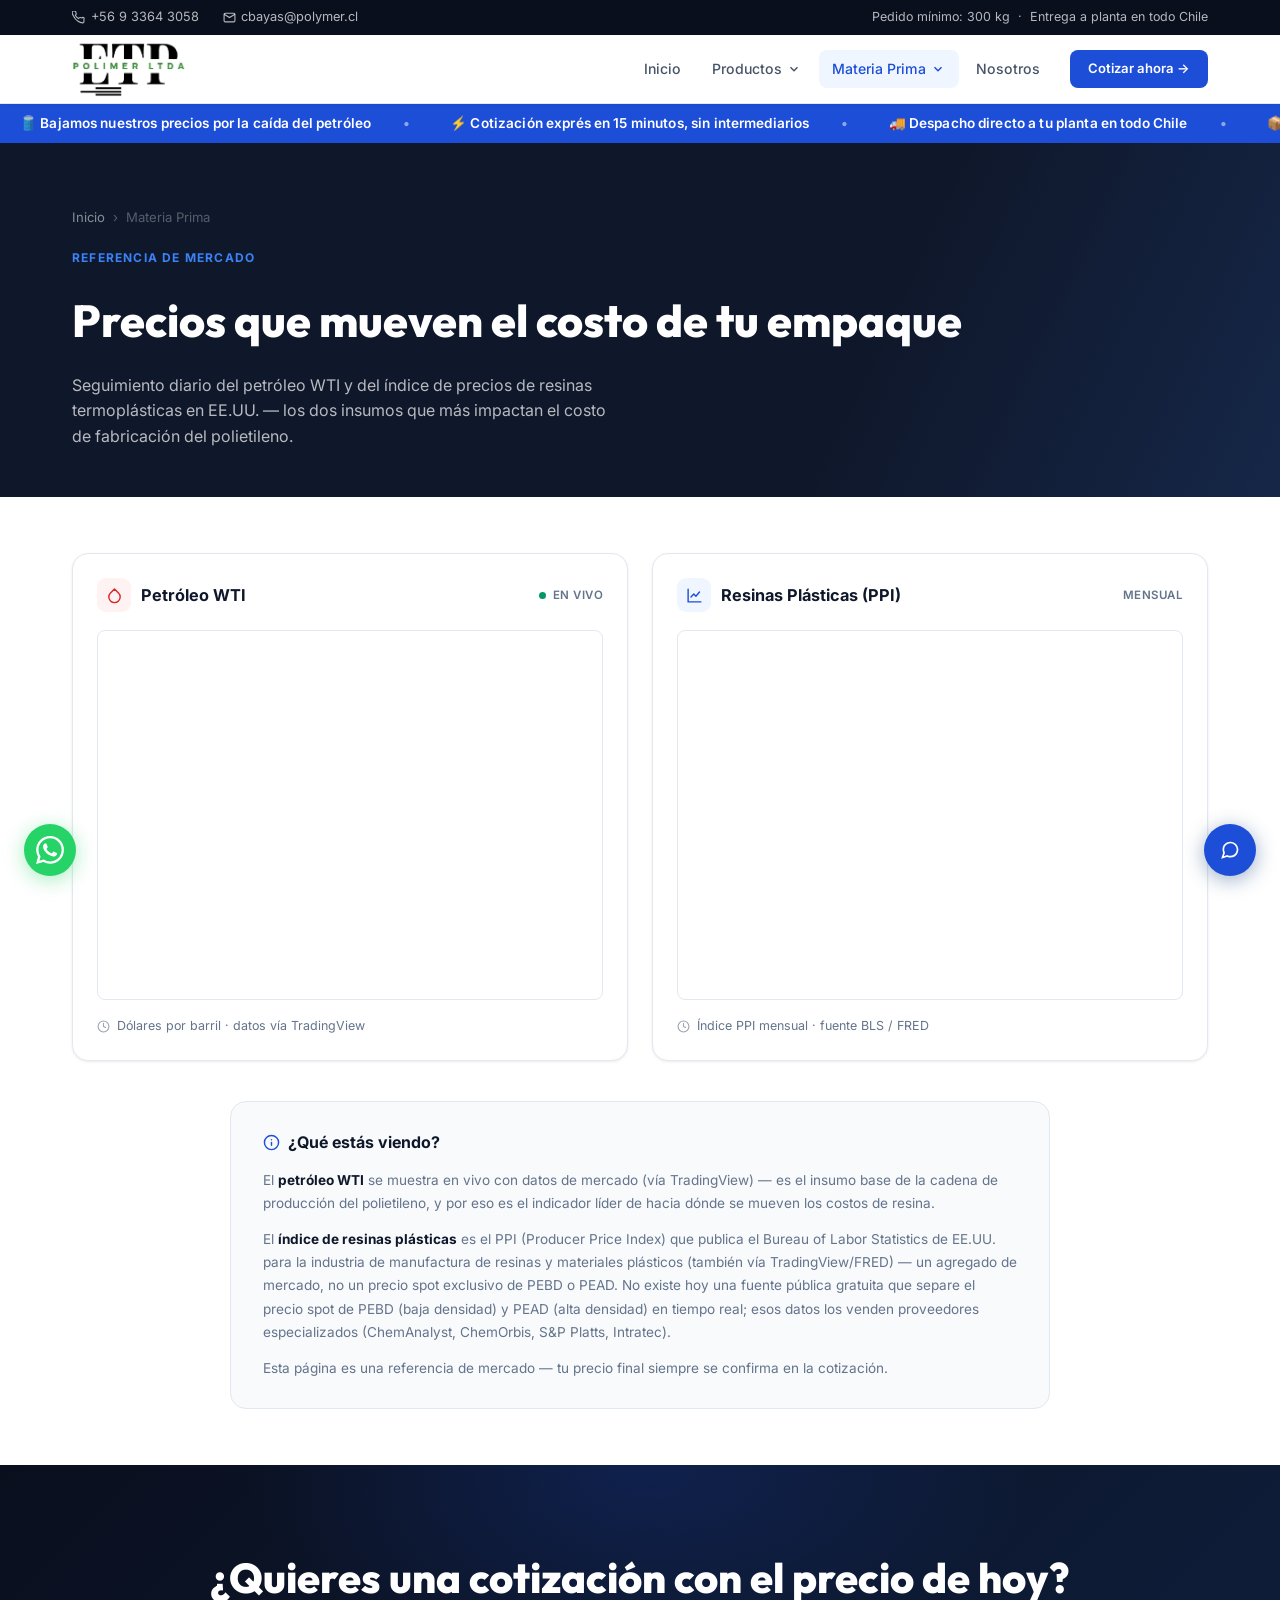
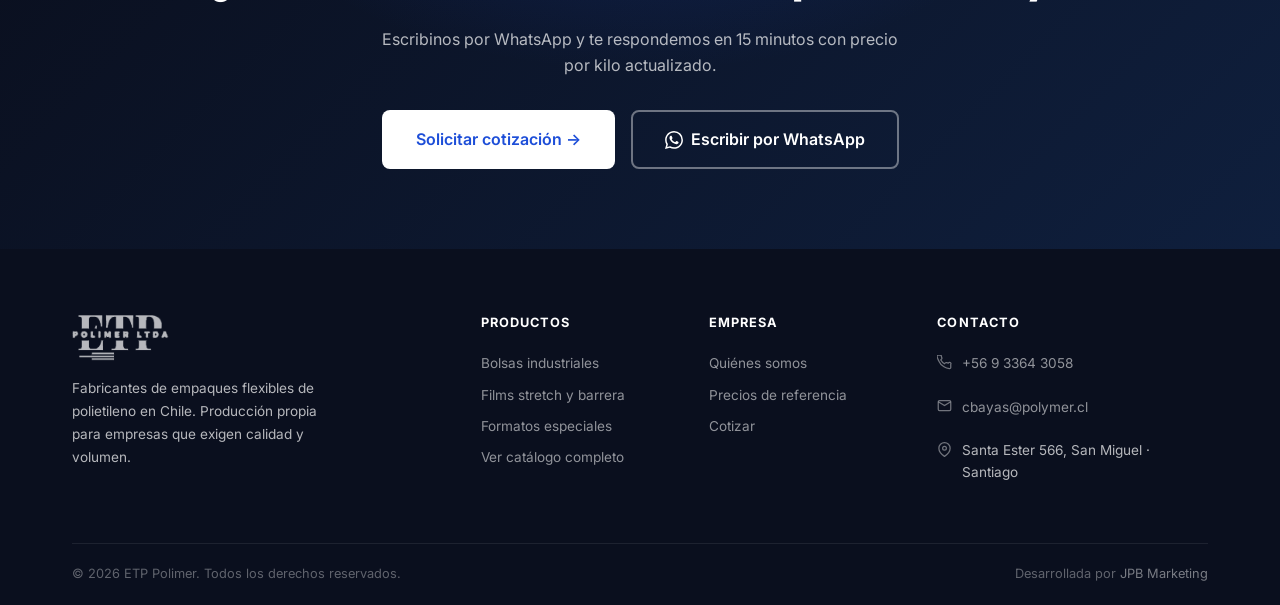
<file: precios.html>
<!DOCTYPE html>
<html lang="es">
<head>
  <meta charset="UTF-8">
  <meta name="viewport" content="width=device-width, initial-scale=1.0">
  <title>Precios de Referencia — Petróleo y Resinas | ETP Polimer</title>
  <meta name="description" content="Precio del petróleo WTI e índice PPI de resinas termoplásticas en EE.UU., actualizados automáticamente todos los días. Referencia de costos de materia prima.">
  <link rel="preconnect" href="https://fonts.googleapis.com">
  <link rel="preconnect" href="https://fonts.gstatic.com" crossorigin>
  <link href="https://fonts.googleapis.com/css2?family=Inter:wght@400;500;600;700&family=Outfit:wght@700;800;900&display=swap" rel="stylesheet">
  <link rel="stylesheet" href="styles.css">
  <link rel="icon" href="favicon.ico" sizes="any">
  <link rel="icon" type="image/png" sizes="32x32" href="img/favicon-32.png">
  <link rel="icon" type="image/png" sizes="192x192" href="img/favicon-192x192.png">
  <link rel="apple-touch-icon" href="apple-touch-icon.png">
  <!-- Google Ads (gtag.js) -->
  <script async src="https://www.googletagmanager.com/gtag/js?id=AW-18264515878"></script>
  <script>window.dataLayer=window.dataLayer||[];function gtag(){dataLayer.push(arguments);}gtag('js',new Date());gtag('config','AW-18264515878');</script>
</head>
<body>

<!-- TOPBAR -->
<div class="topbar">
  <div class="container">
    <div class="topbar-inner">
      <div class="topbar-left">
        <a href="tel:+56933643058">
          <svg width="13" height="13" viewBox="0 0 24 24" fill="none" stroke="currentColor" stroke-width="2"><path d="M22 16.92v3a2 2 0 01-2.18 2 19.79 19.79 0 01-8.63-3.07A19.5 19.5 0 013.07 9.81 19.79 19.79 0 01.01 1.23 2 2 0 012 .01h3a2 2 0 012 1.72c.127.96.361 1.903.7 2.81a2 2 0 01-.45 2.11L6.09 7.91a16 16 0 006 6l1.27-1.27a2 2 0 012.11-.45c.907.339 1.85.573 2.81.7A2 2 0 0122 14.92v2z"/></svg>
          +56 9 3364 3058
        </a>
        <a href="mailto:cbayas@polymer.cl">
          <svg width="13" height="13" viewBox="0 0 24 24" fill="none" stroke="currentColor" stroke-width="2"><path d="M4 4h16c1.1 0 2 .9 2 2v12c0 1.1-.9 2-2 2H4c-1.1 0-2-.9-2-2V6c0-1.1.9-2 2-2z"/><polyline points="22,6 12,12 2,6"/></svg>
          cbayas@polymer.cl
        </a>
      </div>
      <div class="topbar-right">Pedido mínimo: 300 kg &nbsp;·&nbsp; Entrega a planta en todo Chile</div>
    </div>
  </div>
</div>

<!-- HEADER -->
<header id="siteHeader" class="site-header">
  <div class="container">
    <div class="header-inner">
      <a href="index.html" class="site-logo">
        <img src="img/logo.png" alt="ETP Polimer">
      </a>
      <nav class="main-nav">
        <a href="index.html" class="nav-link">Inicio</a>
        <div class="nav-item">
          <span class="nav-link" tabindex="0">
            Productos
            <svg width="14" height="14" viewBox="0 0 24 24" fill="none" stroke="currentColor" stroke-width="2.5"><polyline points="6 9 12 15 18 9"/></svg>
          </span>
          <div class="dropdown">
            <a href="productos.html?cat=bolsas">
              <div class="dropdown-icon"><svg width="16" height="16" viewBox="0 0 24 24" fill="none" stroke="currentColor" stroke-width="2"><path d="M6 2L3 6v14a2 2 0 002 2h14a2 2 0 002-2V6l-3-4z"/><line x1="3" y1="6" x2="21" y2="6"/><path d="M16 10a4 4 0 01-8 0"/></svg></div>
              <div><strong>Bolsas Industriales</strong><span>Hielo, basura, wicketer, bins</span></div>
            </a>
            <a href="productos.html?cat=films">
              <div class="dropdown-icon"><svg width="16" height="16" viewBox="0 0 24 24" fill="none" stroke="currentColor" stroke-width="2"><rect x="2" y="7" width="20" height="14" rx="2"/><path d="M16 21V5a2 2 0 00-2-2h-4a2 2 0 00-2 2v16"/></svg></div>
              <div><strong>Films</strong><span>Stretch, barrera, laminados</span></div>
            </a>
            <a href="productos.html?cat=formatos">
              <div class="dropdown-icon"><svg width="16" height="16" viewBox="0 0 24 24" fill="none" stroke="currentColor" stroke-width="2"><path d="M21 16V8a2 2 0 00-1-1.73l-7-4a2 2 0 00-2 0l-7 4A2 2 0 003 8v8a2 2 0 001 1.73l7 4a2 2 0 002 0l7-4A2 2 0 0021 16z"/></svg></div>
              <div><strong>Formatos Especiales</strong><span>Doypack, vacío, cubre pallet</span></div>
            </a>
            <div class="dropdown-divider"></div>
            <a href="productos.html">
              <div class="dropdown-icon" style="background:var(--blue)"><svg width="16" height="16" viewBox="0 0 24 24" fill="none" stroke="white" stroke-width="2"><line x1="4" y1="6" x2="20" y2="6"/><line x1="4" y1="12" x2="20" y2="12"/><line x1="4" y1="18" x2="20" y2="18"/></svg></div>
              <div><strong>Ver catálogo completo</strong></div>
            </a>
          </div>
        </div>
        <div class="nav-item">
          <a href="precios.html" class="nav-link active" tabindex="0">
            Materia Prima
            <svg width="14" height="14" viewBox="0 0 24 24" fill="none" stroke="currentColor" stroke-width="2.5"><polyline points="6 9 12 15 18 9"/></svg>
          </a>
          <div class="dropdown dropdown-prices">
            <div class="nav-price-card">
              <div class="nav-price-card-head">
                <span class="nav-price-label">Petróleo WTI</span>
                <span class="nav-price-badge">en vivo</span>
              </div>
              <div class="tradingview-widget-container" style="height:54px;">
                <div class="tradingview-widget-container__widget"></div>
                <script type="text/javascript" src="https://s3.tradingview.com/external-embedding/embed-widget-mini-symbol-overview.js" async>
                {
                  "symbol": "TVC:USOIL",
                  "width": "100%",
                  "height": "100%",
                  "locale": "es",
                  "dateRange": "1M",
                  "colorTheme": "light",
                  "isTransparent": true,
                  "autosize": true,
                  "chartOnly": false,
                  "noTimeScale": true
                }
                </script>
              </div>
            </div>
            <div class="nav-price-card">
              <div class="nav-price-card-head">
                <span class="nav-price-label">Índice Resinas (PPI)</span>
                <span class="nav-price-badge">en vivo</span>
              </div>
              <div class="tradingview-widget-container" style="height:54px;">
                <div class="tradingview-widget-container__widget"></div>
                <script type="text/javascript" src="https://s3.tradingview.com/external-embedding/embed-widget-mini-symbol-overview.js" async>
                {
                  "symbol": "FRED:PCU325211325211",
                  "width": "100%",
                  "height": "100%",
                  "locale": "es",
                  "dateRange": "3M",
                  "colorTheme": "light",
                  "isTransparent": true,
                  "autosize": true,
                  "chartOnly": false,
                  "noTimeScale": true
                }
                </script>
              </div>
            </div>
            <a href="precios.html" class="dropdown-view-all">Ver precios completos →</a>
          </div>
        </div>
        <a href="nosotros.html" class="nav-link">Nosotros</a>
        <a href="https://wa.me/56933643058?text=Hola%2C%20vi%20los%20precios%20de%20referencia%20y%20quiero%20cotizar%20con%20el%20precio%20actual." target="_blank" rel="noopener" class="btn btn-primary btn-sm header-cta">Cotizar ahora →</a>
      </nav>
      <button id="hamburger" class="hamburger" aria-label="Menú">
        <span></span><span></span><span></span>
      </button>
    </div>
  </div>
</header>
<!-- PRICE TICKER -->
<div class="price-ticker" aria-hidden="true">
  <div class="price-ticker-track">
    <span class="price-ticker-item">🛢️ Bajamos nuestros precios por la caída del petróleo</span>
    <span class="price-ticker-item">⚡ Cotización exprés en 15 minutos, sin intermediarios</span>
    <span class="price-ticker-item">🚚 Despacho directo a tu planta en todo Chile</span>
    <span class="price-ticker-item">📦 Fabricación propia · Pedido mínimo 300 kg</span>
    <span class="price-ticker-item">🛢️ Bajamos nuestros precios por la caída del petróleo</span>
    <span class="price-ticker-item">⚡ Cotización exprés en 15 minutos, sin intermediarios</span>
    <span class="price-ticker-item">🚚 Despacho directo a tu planta en todo Chile</span>
    <span class="price-ticker-item">📦 Fabricación propia · Pedido mínimo 300 kg</span>
  </div>
</div>


<!-- MOBILE NAV -->
<div id="mobileNavOverlay" class="mobile-nav-overlay"></div>
<nav id="mobileNav" class="mobile-nav">
  <div class="mobile-nav-header">
    <img src="img/logo.png" alt="ETP Polimer" style="height:46px;">
    <button id="mobileNavClose" class="mobile-nav-close" aria-label="Cerrar">
      <svg width="20" height="20" viewBox="0 0 24 24" fill="none" stroke="currentColor" stroke-width="2.5"><line x1="18" y1="6" x2="6" y2="18"/><line x1="6" y1="6" x2="18" y2="18"/></svg>
    </button>
  </div>
  <div class="mobile-nav-body">
    <a href="index.html" class="mobile-nav-link" style="font-weight:600;">Inicio</a>
    <span class="mobile-nav-label">Productos</span>
    <a href="productos.html?cat=bolsas" class="mobile-nav-link">Bolsas Industriales</a>
    <a href="productos.html?cat=films" class="mobile-nav-link">Films</a>
    <a href="productos.html?cat=formatos" class="mobile-nav-link">Formatos Especiales</a>
    <a href="productos.html" class="mobile-nav-link" style="font-weight:600;color:var(--blue)">Ver catálogo completo →</a>
    <br>
    <span class="mobile-nav-label">Empresa</span>
    <a href="precios.html" class="mobile-nav-link" style="font-weight:600;color:var(--blue)">Materia Prima</a>
    <a href="nosotros.html" class="mobile-nav-link">Nosotros</a>
  </div>
  <div class="mobile-nav-footer">
    <a href="https://wa.me/56933643058?text=Hola%2C%20vi%20los%20precios%20de%20referencia%20y%20quiero%20cotizar%20con%20el%20precio%20actual." target="_blank" rel="noopener" class="btn btn-primary btn-block">Cotizar ahora →</a>
  </div>
</nav>

<!-- PAGE HEADER -->
<div class="page-header">
  <div class="container">
    <div class="breadcrumb">
      <a href="index.html">Inicio</a>
      <span>›</span>
      <span>Materia Prima</span>
    </div>
    <span class="section-label">Referencia de mercado</span>
    <h1>Precios que mueven el costo de tu empaque</h1>
    <p>Seguimiento diario del petróleo WTI y del índice de precios de resinas termoplásticas en EE.UU. — los dos insumos que más impactan el costo de fabricación del polietileno.</p>
  </div>
</div>

<!-- PRECIOS -->
<section class="section-pad">
  <div class="container">
    <div class="price-cards">

      <div class="price-card">
        <div class="price-card-head">
          <div class="price-card-title">
            <span class="price-card-icon oil">
              <svg width="17" height="17" viewBox="0 0 24 24" fill="none" stroke="currentColor" stroke-width="2" stroke-linecap="round" stroke-linejoin="round"><path d="M12 2.69l5.66 5.66a8 8 0 1 1-11.31 0z"/></svg>
            </span>
            <span class="price-card-label">Petróleo WTI</span>
          </div>
          <span class="price-card-source"><span class="live-dot"></span>En vivo</span>
        </div>
        <div class="price-widget-frame tradingview-widget-container" style="height:370px;">
          <div class="tradingview-widget-container__widget"></div>
          <script type="text/javascript" src="https://s3.tradingview.com/external-embedding/embed-widget-symbol-overview.js" async>
          {
            "symbols": [["TVC:USOIL|1M"]],
            "chartOnly": false,
            "width": "100%",
            "height": "100%",
            "locale": "es",
            "colorTheme": "light",
            "autosize": true,
            "showVolume": false,
            "showMA": false,
            "hideDateRanges": false,
            "hideMarketStatus": true,
            "hideSymbolLogo": true,
            "scalePosition": "right",
            "scaleMode": "Normal",
            "fontFamily": "Inter, sans-serif",
            "fontSize": "11",
            "noTimeScale": false,
            "valuesTracking": "1",
            "changeMode": "price-and-percent",
            "chartType": "area",
            "lineWidth": 2,
            "lineType": 0,
            "dateRanges": ["1d|1", "1m|30", "3m|60", "12m|1D", "60m|1W", "all|1M"]
          }
          </script>
        </div>
        <span class="price-card-foot">
          <svg width="13" height="13" viewBox="0 0 24 24" fill="none" stroke="currentColor" stroke-width="2" stroke-linecap="round" stroke-linejoin="round"><circle cx="12" cy="12" r="10"/><polyline points="12 6 12 12 16 14"/></svg>
          Dólares por barril · datos vía TradingView
        </span>
      </div>

      <div class="price-card">
        <div class="price-card-head">
          <div class="price-card-title">
            <span class="price-card-icon resin">
              <svg width="17" height="17" viewBox="0 0 24 24" fill="none" stroke="currentColor" stroke-width="2" stroke-linecap="round" stroke-linejoin="round"><path d="M3 3v18h18"/><path d="M7 14l4-4 3 3 5-6"/></svg>
            </span>
            <span class="price-card-label">Resinas Plásticas (PPI)</span>
          </div>
          <span class="price-card-source">Mensual</span>
        </div>
        <div class="price-widget-frame tradingview-widget-container" style="height:370px;">
          <div class="tradingview-widget-container__widget"></div>
          <script type="text/javascript" src="https://s3.tradingview.com/external-embedding/embed-widget-symbol-overview.js" async>
          {
            "symbols": [["FRED:PCU325211325211|3M"]],
            "chartOnly": false,
            "width": "100%",
            "height": "100%",
            "locale": "es",
            "colorTheme": "light",
            "autosize": true,
            "showVolume": false,
            "showMA": false,
            "hideDateRanges": false,
            "hideMarketStatus": true,
            "hideSymbolLogo": true,
            "scalePosition": "right",
            "scaleMode": "Normal",
            "fontFamily": "Inter, sans-serif",
            "fontSize": "11",
            "noTimeScale": false,
            "valuesTracking": "1",
            "changeMode": "price-and-percent",
            "chartType": "area",
            "lineWidth": 2,
            "lineType": 0,
            "dateRanges": ["1m|1D", "3m|1D", "12m|1W", "60m|1M", "all|1M"]
          }
          </script>
        </div>
        <span class="price-card-foot">
          <svg width="13" height="13" viewBox="0 0 24 24" fill="none" stroke="currentColor" stroke-width="2" stroke-linecap="round" stroke-linejoin="round"><circle cx="12" cy="12" r="10"/><polyline points="12 6 12 12 16 14"/></svg>
          Índice PPI mensual · fuente BLS / FRED
        </span>
      </div>

    </div>

    <div class="price-disclaimer">
      <span class="price-disclaimer-title">
        <svg width="17" height="17" viewBox="0 0 24 24" fill="none" stroke="var(--blue)" stroke-width="2" stroke-linecap="round" stroke-linejoin="round"><circle cx="12" cy="12" r="10"/><line x1="12" y1="16" x2="12" y2="12"/><line x1="12" y1="8" x2="12.01" y2="8"/></svg>
        ¿Qué estás viendo?
      </span>
      <p>El <strong>petróleo WTI</strong> se muestra en vivo con datos de mercado (vía TradingView) — es el insumo base de la cadena de producción del polietileno, y por eso es el indicador líder de hacia dónde se mueven los costos de resina.</p>
      <p>El <strong>índice de resinas plásticas</strong> es el PPI (Producer Price Index) que publica el Bureau of Labor Statistics de EE.UU. para la industria de manufactura de resinas y materiales plásticos (también vía TradingView/FRED) — un agregado de mercado, no un precio spot exclusivo de PEBD o PEAD. No existe hoy una fuente pública gratuita que separe el precio spot de PEBD (baja densidad) y PEAD (alta densidad) en tiempo real; esos datos los venden proveedores especializados (ChemAnalyst, ChemOrbis, S&amp;P Platts, Intratec).</p>
      <p>Esta página es una referencia de mercado — tu precio final siempre se confirma en la cotización.</p>
    </div>
  </div>
</section>

<!-- CTA BANNER -->
<section class="cta-banner">
  <div class="container">
    <h2 class="reveal">¿Quieres una cotización con el precio de hoy?</h2>
    <p class="reveal">Escribinos por WhatsApp y te respondemos en 15 minutos con precio por kilo actualizado.</p>
    <div class="cta-actions reveal">
      <a href="https://wa.me/56933643058?text=Hola%2C%20vi%20los%20precios%20de%20referencia%20y%20quiero%20cotizar%20con%20el%20precio%20actual." target="_blank" rel="noopener" class="btn btn-white btn-lg">Solicitar cotización →</a>
      <a href="https://wa.me/56933643058?text=Hola%2C%20vi%20los%20precios%20de%20referencia%20y%20quiero%20cotizar%20con%20el%20precio%20actual." class="btn btn-outline-white btn-lg" target="_blank" rel="noopener">
        <svg width="18" height="18" viewBox="0 0 24 24" fill="currentColor"><path d="M17.472 14.382c-.297-.149-1.758-.867-2.03-.967-.273-.099-.471-.148-.67.15-.197.297-.767.966-.94 1.164-.173.199-.347.223-.644.075-.297-.15-1.255-.463-2.39-1.475-.883-.788-1.48-1.761-1.653-2.059-.173-.297-.018-.458.13-.606.134-.133.298-.347.446-.52.149-.174.198-.298.298-.497.099-.198.05-.371-.025-.52-.075-.149-.669-1.612-.916-2.207-.242-.579-.487-.5-.669-.51-.173-.008-.371-.01-.57-.01-.198 0-.52.074-.792.372-.272.297-1.04 1.016-1.04 2.479 0 1.462 1.065 2.875 1.213 3.074.149.198 2.096 3.2 5.077 4.487.709.306 1.262.489 1.694.625.712.227 1.36.195 1.871.118.571-.085 1.758-.719 2.006-1.413.248-.694.248-1.289.173-1.413-.074-.124-.272-.198-.57-.347m-5.421 7.403h-.004a9.87 9.87 0 01-5.031-1.378l-.361-.214-3.741.982.998-3.648-.235-.374a9.86 9.86 0 01-1.51-5.26c.001-5.45 4.436-9.884 9.888-9.884 2.64 0 5.122 1.03 6.988 2.898a9.825 9.825 0 012.893 6.994c-.003 5.45-4.437 9.884-9.885 9.884m8.413-18.297A11.815 11.815 0 0012.05 0C5.495 0 .16 5.335.157 11.892c0 2.096.547 4.142 1.588 5.945L.057 24l6.305-1.654a11.882 11.882 0 005.683 1.448h.005c6.554 0 11.89-5.335 11.893-11.893a11.821 11.821 0 00-3.48-8.413z"/></svg>
        Escribir por WhatsApp
      </a>
    </div>
  </div>
</section>

<!-- FOOTER -->
<footer class="footer">
  <div class="container">
    <div class="footer-grid">
      <div class="footer-brand">
        <img src="img/logo.png" alt="ETP Polimer" class="footer-logo">
        <p>Fabricantes de empaques flexibles de polietileno en Chile. Producción propia para empresas que exigen calidad y volumen.</p>
      </div>
      <div class="footer-col">
        <h4>Productos</h4>
        <a href="productos.html?cat=bolsas">Bolsas industriales</a>
        <a href="productos.html?cat=films">Films stretch y barrera</a>
        <a href="productos.html?cat=formatos">Formatos especiales</a>
        <a href="productos.html">Ver catálogo completo</a>
      </div>
      <div class="footer-col">
        <h4>Empresa</h4>
        <a href="nosotros.html">Quiénes somos</a>
        <a href="precios.html">Precios de referencia</a>
        <a href="https://wa.me/56933643058?text=Hola%2C%20vi%20los%20precios%20de%20referencia%20y%20quiero%20cotizar%20con%20el%20precio%20actual." target="_blank" rel="noopener">Cotizar</a>
      </div>
      <div class="footer-col">
        <h4>Contacto</h4>
        <div class="footer-contact-item">
          <svg width="15" height="15" viewBox="0 0 24 24" fill="none" stroke="currentColor" stroke-width="2"><path d="M22 16.92v3a2 2 0 01-2.18 2 19.79 19.79 0 01-8.63-3.07A19.5 19.5 0 013.07 9.81 19.79 19.79 0 01.01 1.23 2 2 0 012 .01h3a2 2 0 012 1.72c.127.96.361 1.903.7 2.81a2 2 0 01-.45 2.11L6.09 7.91a16 16 0 006 6l1.27-1.27a2 2 0 012.11-.45c.907.339 1.85.573 2.81.7A2 2 0 0122 14.92v2z"/></svg>
          <a href="tel:+56933643058">+56 9 3364 3058</a>
        </div>
        <div class="footer-contact-item">
          <svg width="15" height="15" viewBox="0 0 24 24" fill="none" stroke="currentColor" stroke-width="2"><path d="M4 4h16c1.1 0 2 .9 2 2v12c0 1.1-.9 2-2 2H4c-1.1 0-2-.9-2-2V6c0-1.1.9-2 2-2z"/><polyline points="22,6 12,12 2,6"/></svg>
          <a href="mailto:cbayas@polymer.cl">cbayas@polymer.cl</a>
        </div>
        <div class="footer-contact-item">
          <svg width="15" height="15" viewBox="0 0 24 24" fill="none" stroke="currentColor" stroke-width="2"><path d="M21 10c0 7-9 13-9 13s-9-6-9-13a9 9 0 0118 0z"/><circle cx="12" cy="10" r="3"/></svg>
          <span>Santa Ester 566, San Miguel · Santiago</span>
        </div>
      </div>
    </div>
    <div class="footer-bottom">
      <span>© 2026 ETP Polimer. Todos los derechos reservados.</span>
      <span>Desarrollada por <a href="https://jpbmarketing.cl" style="color:rgba(255,255,255,.45);">JPB Marketing</a></span>
    </div>
  </div>
</footer>

<!-- WA FLOAT -->
<a href="https://wa.me/56933643058?text=Hola%2C%20vi%20los%20precios%20de%20referencia%20y%20quiero%20cotizar%20con%20el%20precio%20actual." class="wa-float" target="_blank" rel="noopener" aria-label="WhatsApp">
  <svg width="28" height="28" viewBox="0 0 24 24" fill="white"><path d="M17.472 14.382c-.297-.149-1.758-.867-2.03-.967-.273-.099-.471-.148-.67.15-.197.297-.767.966-.94 1.164-.173.199-.347.223-.644.075-.297-.15-1.255-.463-2.39-1.475-.883-.788-1.48-1.761-1.653-2.059-.173-.297-.018-.458.13-.606.134-.133.298-.347.446-.52.149-.174.198-.298.298-.497.099-.198.05-.371-.025-.52-.075-.149-.669-1.612-.916-2.207-.242-.579-.487-.5-.669-.51-.173-.008-.371-.01-.57-.01-.198 0-.52.074-.792.372-.272.297-1.04 1.016-1.04 2.479 0 1.462 1.065 2.875 1.213 3.074.149.198 2.096 3.2 5.077 4.487.709.306 1.262.489 1.694.625.712.227 1.36.195 1.871.118.571-.085 1.758-.719 2.006-1.413.248-.694.248-1.289.173-1.413-.074-.124-.272-.198-.57-.347m-5.421 7.403h-.004a9.87 9.87 0 01-5.031-1.378l-.361-.214-3.741.982.998-3.648-.235-.374a9.86 9.86 0 01-1.51-5.26c.001-5.45 4.436-9.884 9.888-9.884 2.64 0 5.122 1.03 6.988 2.898a9.825 9.825 0 012.893 6.994c-.003 5.45-4.437 9.884-9.885 9.884m8.413-18.297A11.815 11.815 0 0012.05 0C5.495 0 .16 5.335.157 11.892c0 2.096.547 4.142 1.588 5.945L.057 24l6.305-1.654a11.882 11.882 0 005.683 1.448h.005c6.554 0 11.89-5.335 11.893-11.893a11.821 11.821 0 00-3.48-8.413z"/></svg>
</a>

<script src="main.js"></script>
<script src="quote-widget.js"></script>
<!-- Google Ads: conversion clic WhatsApp -->
<script>
(function(){
  document.addEventListener('click', function(e){
    var a = e.target.closest ? e.target.closest('a[href*="wa.me"]') : null;
    if(a && typeof gtag==='function'){
      gtag('event','conversion',{'send_to':'AW-18264515878/K7VtCLnWt8QcEKbKmYVE'});
    }
  }, true);
})();
</script>
<!-- Mensaje WhatsApp por campana (atribucion por campana) -->
<script>
(function(){
  var msgs = {
    film:    'Hola, quiero cotizar film stretch para mi empresa.',
    bolsas:  'Hola, me gustaría cotizar bolsas plásticas industriales.',
    general: 'Hola, quiero elaborar una cotización de empaques flexibles.'
  };
  try {
    var p = new URLSearchParams(location.search).get('c');
    if (p && msgs[p]) sessionStorage.setItem('wa_msg', msgs[p]);
  } catch(e){}
  var msg = null;
  try { msg = sessionStorage.getItem('wa_msg'); } catch(e){}
  if (!msg) return;
  var enc = encodeURIComponent(msg);
  document.querySelectorAll('a[href*="wa.me"]').forEach(function(a){
    var h = a.getAttribute('href');
    if (/[?&]text=/.test(h)) { a.setAttribute('href', h.replace(/([?&]text=)[^&]*/, '$1'+enc)); }
    else { a.setAttribute('href', h + (h.indexOf('?')>-1?'&':'?') + 'text=' + enc); }
  });
})();
</script>
</body>
</html>
</file>
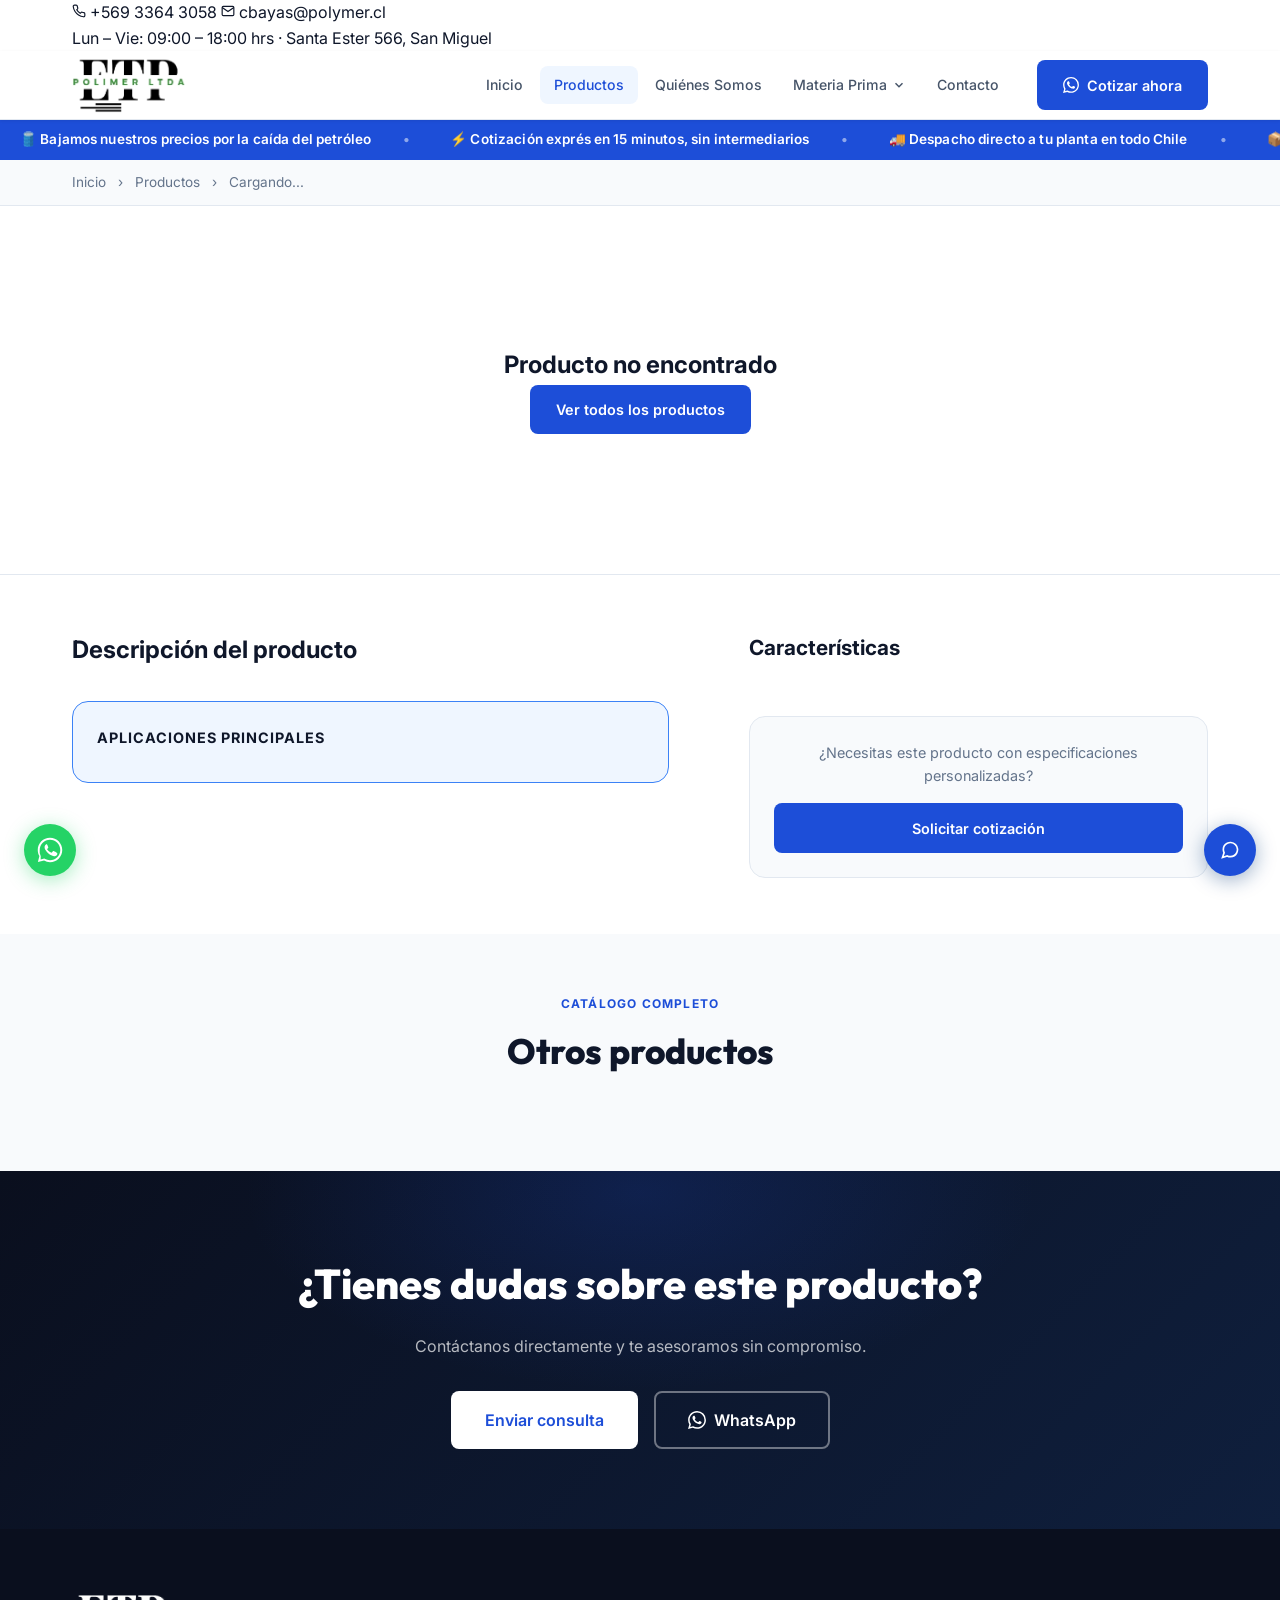
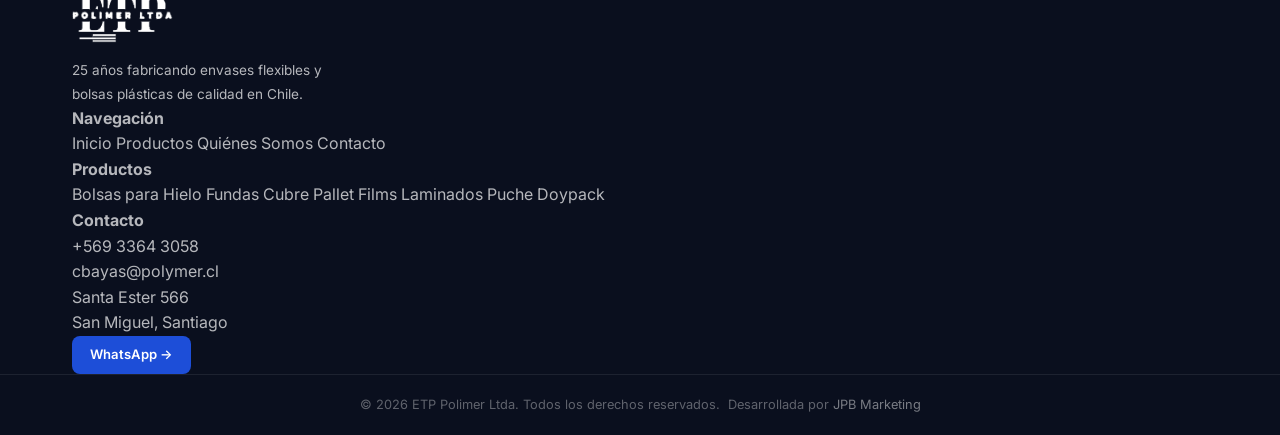
<file: producto.html>
<!DOCTYPE html>
<html lang="es">
<head>
    <meta charset="UTF-8">
    <meta name="viewport" content="width=device-width, initial-scale=1.0">
    <title id="pageTitle">Producto | ETP Polimer Ltda</title>
    <meta name="description" id="pageDesc" content="ETP Polimer Ltda. — Envases flexibles de alta calidad.">
    <link rel="stylesheet" href="styles.css">
    <link rel="stylesheet" href="producto.css">
    <link rel="icon" href="favicon.ico" sizes="any">
    <link rel="icon" type="image/png" sizes="32x32" href="img/favicon-32.png">
    <link rel="icon" type="image/png" sizes="192x192" href="img/favicon-192x192.png">
    <link rel="apple-touch-icon" href="apple-touch-icon.png">
    <link rel="preconnect" href="https://fonts.googleapis.com">
    <link rel="preconnect" href="https://fonts.gstatic.com" crossorigin>
    <link href="https://fonts.googleapis.com/css2?family=Inter:wght@300;400;500;600;700&family=Outfit:wght@400;600;700;800&display=swap" rel="stylesheet">
  <!-- Google Ads (gtag.js) -->
  <script async src="https://www.googletagmanager.com/gtag/js?id=AW-18264515878"></script>
  <script>window.dataLayer=window.dataLayer||[];function gtag(){dataLayer.push(arguments);}gtag('js',new Date());gtag('config','AW-18264515878');</script>
</head>
<body>

<!-- TOP BAR -->
<div class="top-bar">
    <div class="container top-bar-inner">
        <div class="top-bar-left">
            <a href="tel:+56933643058">
                <svg width="14" height="14" fill="none" stroke="currentColor" stroke-width="2" viewBox="0 0 24 24"><path d="M22 16.92v3a2 2 0 0 1-2.18 2 19.79 19.79 0 0 1-8.63-3.07 19.5 19.5 0 0 1-6-6 19.79 19.79 0 0 1-3.07-8.67A2 2 0 0 1 4.11 2h3a2 2 0 0 1 2 1.72c.127.96.361 1.903.7 2.81a2 2 0 0 1-.45 2.11L8.09 9.91a16 16 0 0 0 6 6l1.27-1.27a2 2 0 0 1 2.11-.45c.907.339 1.85.573 2.81.7A2 2 0 0 1 22 16.92z"/></svg>
                +569 3364 3058
            </a>
            <a href="mailto:cbayas@polymer.cl">
                <svg width="14" height="14" fill="none" stroke="currentColor" stroke-width="2" viewBox="0 0 24 24"><path d="M4 4h16c1.1 0 2 .9 2 2v12c0 1.1-.9 2-2 2H4c-1.1 0-2-.9-2-2V6c0-1.1.9-2 2-2z"/><polyline points="22,6 12,13 2,6"/></svg>
                cbayas@polymer.cl
            </a>
        </div>
        <div class="top-bar-right">
            <span>Lun – Vie: 09:00 – 18:00 hrs · Santa Ester 566, San Miguel</span>
        </div>
    </div>
</div>

<!-- HEADER -->
<header class="site-header" id="siteHeader">
    <div class="container header-inner">
        <a href="index.html" class="site-logo">
            <img src="img/logo.png" alt="ETP Polimer Ltda">
        </a>
        <nav class="main-nav">
            <a href="index.html#inicio" class="nav-link">Inicio</a>
            <a href="index.html#productos" class="nav-link active">Productos</a>
            <a href="index.html#nosotros" class="nav-link">Quiénes Somos</a>
            <div class="nav-item" style="display:inline-block;">
              <a href="precios.html" class="nav-link" tabindex="0">
                Materia Prima
                <svg width="14" height="14" viewBox="0 0 24 24" fill="none" stroke="currentColor" stroke-width="2.5"><polyline points="6 9 12 15 18 9"/></svg>
              </a>
              <div class="dropdown dropdown-prices">
                <div class="nav-price-card">
                  <div class="nav-price-card-head">
                    <span class="nav-price-label">Petróleo WTI</span>
                    <span class="nav-price-badge">en vivo</span>
                  </div>
                  <div class="tradingview-widget-container" style="height:54px;">
                    <div class="tradingview-widget-container__widget"></div>
                    <script type="text/javascript" src="https://s3.tradingview.com/external-embedding/embed-widget-mini-symbol-overview.js" async>
                    {
                      "symbol": "TVC:USOIL",
                      "width": "100%",
                      "height": "100%",
                      "locale": "es",
                      "dateRange": "1M",
                      "colorTheme": "light",
                      "isTransparent": true,
                      "autosize": true,
                      "chartOnly": false,
                      "noTimeScale": true
                    }
                    </script>
                  </div>
                </div>
                <div class="nav-price-card">
                  <div class="nav-price-card-head">
                    <span class="nav-price-label">Índice Resinas (PPI)</span>
                    <span class="nav-price-badge">en vivo</span>
                  </div>
                  <div class="tradingview-widget-container" style="height:54px;">
                    <div class="tradingview-widget-container__widget"></div>
                    <script type="text/javascript" src="https://s3.tradingview.com/external-embedding/embed-widget-mini-symbol-overview.js" async>
                    {
                      "symbol": "FRED:PCU325211325211",
                      "width": "100%",
                      "height": "100%",
                      "locale": "es",
                      "dateRange": "3M",
                      "colorTheme": "light",
                      "isTransparent": true,
                      "autosize": true,
                      "chartOnly": false,
                      "noTimeScale": true
                    }
                    </script>
                  </div>
                </div>
                <a href="precios.html" class="dropdown-view-all">Ver precios completos →</a>
              </div>
            </div>
            <a href="index.html#contacto" class="nav-link">Contacto</a>
        </nav>
        <a href="https://wa.me/56933643058" target="_blank" class="btn btn-primary nav-cta">
            <svg width="16" height="16" viewBox="0 0 24 24" fill="currentColor"><path d="M17.472 14.382c-.297-.149-1.758-.867-2.03-.967-.273-.099-.471-.148-.67.15-.197.297-.767.966-.94 1.164-.173.199-.347.223-.644.075-.297-.15-1.255-.463-2.39-1.475-.883-.788-1.48-1.761-1.653-2.059-.173-.297-.018-.458.13-.606.134-.133.298-.347.446-.52.149-.174.198-.298.298-.497.099-.198.05-.371-.025-.52-.075-.149-.669-1.612-.916-2.207-.242-.579-.487-.5-.669-.51-.173-.008-.371-.01-.57-.01-.198 0-.52.074-.792.372-.272.297-1.04 1.016-1.04 2.479 0 1.462 1.065 2.875 1.213 3.074.149.198 2.096 3.2 5.077 4.487.709.306 1.262.489 1.694.625.712.227 1.36.195 1.871.118.571-.085 1.758-.719 2.006-1.413.248-.694.248-1.289.173-1.413-.074-.124-.272-.198-.57-.347m-5.421 7.403h-.004a9.87 9.87 0 01-5.031-1.378l-.361-.214-3.741.982.998-3.648-.235-.374a9.86 9.86 0 01-1.51-5.26c.001-5.45 4.436-9.884 9.888-9.884 2.64 0 5.122 1.03 6.988 2.898a9.825 9.825 0 012.893 6.994c-.003 5.45-4.437 9.884-9.885 9.884m8.413-18.297A11.815 11.815 0 0012.05 0C5.495 0 .16 5.335.157 11.892c0 2.096.547 4.142 1.588 5.945L.057 24l6.305-1.654a11.882 11.882 0 005.683 1.448h.005c6.554 0 11.89-5.335 11.893-11.893a11.821 11.821 0 00-3.48-8.413Z"/></svg>
            Cotizar ahora
        </a>
        <button class="hamburger" id="hamburger" aria-label="Menú">
            <span></span><span></span><span></span>
        </button>
    </div>
</header>
<!-- PRICE TICKER -->
<div class="price-ticker" aria-hidden="true">
  <div class="price-ticker-track">
    <span class="price-ticker-item">🛢️ Bajamos nuestros precios por la caída del petróleo</span>
    <span class="price-ticker-item">⚡ Cotización exprés en 15 minutos, sin intermediarios</span>
    <span class="price-ticker-item">🚚 Despacho directo a tu planta en todo Chile</span>
    <span class="price-ticker-item">📦 Fabricación propia · Pedido mínimo 300 kg</span>
    <span class="price-ticker-item">🛢️ Bajamos nuestros precios por la caída del petróleo</span>
    <span class="price-ticker-item">⚡ Cotización exprés en 15 minutos, sin intermediarios</span>
    <span class="price-ticker-item">🚚 Despacho directo a tu planta en todo Chile</span>
    <span class="price-ticker-item">📦 Fabricación propia · Pedido mínimo 300 kg</span>
  </div>
</div>


<!-- MOBILE NAV -->
<div class="mobile-nav" id="mobileNav">
    <div class="mobile-nav-header">
        <img src="img/logo.png" alt="ETP Polimer" style="height:46px;width:auto;">
        <button class="mobile-nav-close" id="mobileNavClose">✕</button>
    </div>
    <div class="mobile-nav-links">
        <a href="index.html#inicio" class="mobile-nav-link">Inicio</a>
        <a href="index.html#productos" class="mobile-nav-link">Productos</a>
        <a href="index.html#nosotros" class="mobile-nav-link">Quiénes Somos</a>
        <a href="precios.html" class="mobile-nav-link">Materia Prima</a>
        <a href="index.html#contacto" class="mobile-nav-link">Contacto</a>
    </div>
    <div class="mobile-nav-footer">
        <a href="https://wa.me/56933643058" target="_blank" class="btn btn-primary btn-block">Cotizar por WhatsApp</a>
    </div>
</div>
<div class="mobile-nav-overlay" id="mobileNavOverlay"></div>

<!-- BREADCRUMB -->
<div class="breadcrumb-bar">
    <div class="container">
        <a href="index.html">Inicio</a>
        <span class="bc-sep">›</span>
        <a href="index.html#productos">Productos</a>
        <span class="bc-sep">›</span>
        <span id="bcTitle">Cargando...</span>
    </div>
</div>

<!-- PRODUCTO HERO -->
<section class="prod-hero">
    <div class="container prod-hero-grid">
        <div class="prod-hero-img-wrap" id="prodImgWrap">
            <img id="prodImg" src="" alt="" class="prod-main-img">
            <div class="prod-img-placeholder" id="prodImgPlaceholder">
                <svg width="64" height="64" fill="none" stroke="var(--border)" stroke-width="1.5" viewBox="0 0 24 24"><rect x="3" y="3" width="18" height="18" rx="2"/><circle cx="8.5" cy="8.5" r="1.5"/><polyline points="21 15 16 10 5 21"/></svg>
                <p>Imagen próximamente</p>
            </div>
        </div>
        <div class="prod-hero-content">
            <span class="section-label" id="prodCategoria"></span>
            <h1 id="prodTitulo"></h1>
            <p class="prod-desc" id="prodDescCorta"></p>
            <div class="prod-ctas">
                <a href="#" id="prodWaBtn" target="_blank" class="btn btn-primary btn-lg">
                    <svg width="18" height="18" viewBox="0 0 24 24" fill="currentColor"><path d="M17.472 14.382c-.297-.149-1.758-.867-2.03-.967-.273-.099-.471-.148-.67.15-.197.297-.767.966-.94 1.164-.173.199-.347.223-.644.075-.297-.15-1.255-.463-2.39-1.475-.883-.788-1.48-1.761-1.653-2.059-.173-.297-.018-.458.13-.606.134-.133.298-.347.446-.52.149-.174.198-.298.298-.497.099-.198.05-.371-.025-.52-.075-.149-.669-1.612-.916-2.207-.242-.579-.487-.5-.669-.51-.173-.008-.371-.01-.57-.01-.198 0-.52.074-.792.372-.272.297-1.04 1.016-1.04 2.479 0 1.462 1.065 2.875 1.213 3.074.149.198 2.096 3.2 5.077 4.487.709.306 1.262.489 1.694.625.712.227 1.36.195 1.871.118.571-.085 1.758-.719 2.006-1.413.248-.694.248-1.289.173-1.413-.074-.124-.272-.198-.57-.347m-5.421 7.403h-.004a9.87 9.87 0 01-5.031-1.378l-.361-.214-3.741.982.998-3.648-.235-.374a9.86 9.86 0 01-1.51-5.26c.001-5.45 4.436-9.884 9.888-9.884 2.64 0 5.122 1.03 6.988 2.898a9.825 9.825 0 012.893 6.994c-.003 5.45-4.437 9.884-9.885 9.884m8.413-18.297A11.815 11.815 0 0012.05 0C5.495 0 .16 5.335.157 11.892c0 2.096.547 4.142 1.588 5.945L.057 24l6.305-1.654a11.882 11.882 0 005.683 1.448h.005c6.554 0 11.89-5.335 11.893-11.893a11.821 11.821 0 00-3.48-8.413Z"/></svg>
                    Cotizar por WhatsApp
                </a>
                <a href="https://wa.me/56933643058?text=Hola%2C%20tengo%20una%20consulta." target="_blank" rel="noopener" class="btn btn-outline-primary btn-lg">Enviar consulta</a>
            </div>
        </div>
    </div>
</section>

<!-- DETALLE PRODUCTO -->
<section class="prod-detail section-pad">
    <div class="container prod-detail-grid">
        <div class="prod-descripcion reveal">
            <h2>Descripción del producto</h2>
            <div class="divider"></div>
            <p id="prodDescLarga"></p>
            <div class="prod-aplicaciones" id="prodAplicaciones">
                <h4>Aplicaciones principales</h4>
                <p id="prodAplic"></p>
            </div>
        </div>
        <div class="prod-caracteristicas reveal reveal-delay-1">
            <h3>Características</h3>
            <ul class="prod-features-list" id="prodFeatures"></ul>
            <div class="prod-cta-card">
                <p>¿Necesitas este producto con especificaciones personalizadas?</p>
                <a href="#" id="prodWaBtn2" target="_blank" class="btn btn-primary btn-block">
                    Solicitar cotización
                </a>
            </div>
        </div>
    </div>
</section>

<!-- OTROS PRODUCTOS -->
<section class="section-pad bg-gray">
    <div class="container">
        <div class="section-header">
            <span class="section-label">Catálogo Completo</span>
            <h2>Otros productos</h2>
        </div>
        <div class="otros-grid" id="otrosGrid"></div>
    </div>
</section>

<!-- CTA -->
<section class="cta-banner">
    <div class="container">
        <h2>¿Tienes dudas sobre este producto?</h2>
        <p>Contáctanos directamente y te asesoramos sin compromiso.</p>
        <div class="cta-actions">
            <a href="https://wa.me/56933643058?text=Hola%2C%20tengo%20una%20consulta." target="_blank" rel="noopener" class="btn btn-white btn-lg">Enviar consulta</a>
            <a href="https://wa.me/56933643058" target="_blank" class="btn btn-outline-white btn-lg">
                <svg width="18" height="18" viewBox="0 0 24 24" fill="currentColor"><path d="M17.472 14.382c-.297-.149-1.758-.867-2.03-.967-.273-.099-.471-.148-.67.15-.197.297-.767.966-.94 1.164-.173.199-.347.223-.644.075-.297-.15-1.255-.463-2.39-1.475-.883-.788-1.48-1.761-1.653-2.059-.173-.297-.018-.458.13-.606.134-.133.298-.347.446-.52.149-.174.198-.298.298-.497.099-.198.05-.371-.025-.52-.075-.149-.669-1.612-.916-2.207-.242-.579-.487-.5-.669-.51-.173-.008-.371-.01-.57-.01-.198 0-.52.074-.792.372-.272.297-1.04 1.016-1.04 2.479 0 1.462 1.065 2.875 1.213 3.074.149.198 2.096 3.2 5.077 4.487.709.306 1.262.489 1.694.625.712.227 1.36.195 1.871.118.571-.085 1.758-.719 2.006-1.413.248-.694.248-1.289.173-1.413-.074-.124-.272-.198-.57-.347m-5.421 7.403h-.004a9.87 9.87 0 01-5.031-1.378l-.361-.214-3.741.982.998-3.648-.235-.374a9.86 9.86 0 01-1.51-5.26c.001-5.45 4.436-9.884 9.888-9.884 2.64 0 5.122 1.03 6.988 2.898a9.825 9.825 0 012.893 6.994c-.003 5.45-4.437 9.884-9.885 9.884m8.413-18.297A11.815 11.815 0 0012.05 0C5.495 0 .16 5.335.157 11.892c0 2.096.547 4.142 1.588 5.945L.057 24l6.305-1.654a11.882 11.882 0 005.683 1.448h.005c6.554 0 11.89-5.335 11.893-11.893a11.821 11.821 0 00-3.48-8.413Z"/></svg>
                WhatsApp
            </a>
        </div>
    </div>
</section>

<!-- FOOTER -->
<footer class="footer">
    <div class="container footer-inner">
        <div class="footer-brand">
            <img src="img/logo.png" alt="ETP Polimer Ltda" style="height:50px;width:auto;filter:brightness(0) invert(1);margin-bottom:1rem;">
            <p>25 años fabricando envases flexibles y bolsas plásticas de calidad en Chile.</p>
        </div>
        <div class="footer-links">
            <h4>Navegación</h4>
            <a href="index.html#inicio">Inicio</a>
            <a href="index.html#productos">Productos</a>
            <a href="index.html#nosotros">Quiénes Somos</a>
            <a href="index.html#contacto">Contacto</a>
        </div>
        <div class="footer-links">
            <h4>Productos</h4>
            <a href="producto.html?id=bolsas-hielo">Bolsas para Hielo</a>
            <a href="producto.html?id=fundas-cubre-pallet">Fundas Cubre Pallet</a>
            <a href="producto.html?id=films-laminados">Films Laminados</a>
            <a href="producto.html?id=puche-doypack">Puche Doypack</a>
        </div>
        <div class="footer-contact">
            <h4>Contacto</h4>
            <p><a href="tel:+56933643058">+569 3364 3058</a></p>
            <p><a href="mailto:cbayas@polymer.cl">cbayas@polymer.cl</a></p>
            <p>Santa Ester 566<br>San Miguel, Santiago</p>
            <a href="https://wa.me/56933643058" target="_blank" class="btn btn-primary btn-sm mt-2">WhatsApp →</a>
        </div>
    </div>
    <div class="footer-bottom">
        <div class="container" style="display:flex;justify-content:space-between;align-items:center;flex-wrap:wrap;gap:.5rem;">
            <p>&copy; 2026 ETP Polimer Ltda. Todos los derechos reservados.</p>
            <p>Desarrollada por <a href="https://jpbmarketing.cl" style="color:rgba(255,255,255,.45);">JPB Marketing</a></p>
        </div>
    </div>
</footer>

<a href="https://wa.me/56933643058" target="_blank" class="wa-float" aria-label="WhatsApp">
    <svg viewBox="0 0 32 32" width="28" height="28" fill="white"><path d="M16 2C8.268 2 2 8.268 2 16c0 2.493.652 4.887 1.887 6.945L2.17 29.83l7.04-1.848A13.918 13.918 0 0 0 16 30c7.732 0 14-6.268 14-14S23.732 2 16 2zm0 25.688c-2.148 0-4.25-.568-6.096-1.642l-.438-.256-4.148 1.09.112-4.045-.28-.445A11.66 11.66 0 0 1 4.25 16C4.25 9.522 9.522 4.25 16 4.25c6.477 0 11.75 5.272 11.75 11.75S22.477 27.688 16 27.688zm6.54-9.3c-.358-.18-2.126-1.05-2.455-1.17-.328-.12-.567-.18-.806.18-.24.36-.926 1.17-1.135 1.41-.21.24-.42.27-.78.09-.358-.18-1.516-.558-2.887-1.78-.136-.12-.236-.252-.423-.393a7.28 7.28 0 0 1-.728-.75c-.25-.292-.516-.628-.686-.88-.17-.253.025-.246.425-.42.18-.18.36-.42.54-.66.18-.24.24-.42.36-.66.12-.24.06-.48-.03-.66-.09-.18-.806-1.94-1.106-2.66-.29-.7-.59-.6-.806-.61-.24-.01-.63.09-.96.45-.33.36-1.255 1.23-1.255 3 0 1.77 1.285 3.48 1.465 3.72.18.24 2.536 3.87 6.146 5.43 3.61 1.56 3.61 1.05 4.27 1.05.65 0 2.125-.87 2.42-1.71.298-.84.298-1.56.21-1.71-.09-.15-.33-.24-.686-.42z"/></svg>
</a>

<script src="productos-data.js"></script>
<script src="producto.js"></script>
<script src="quote-widget.js"></script>
<!-- Google Ads: conversion clic WhatsApp -->
<script>
(function(){
  document.addEventListener('click', function(e){
    var a = e.target.closest ? e.target.closest('a[href*="wa.me"]') : null;
    if(a && typeof gtag==='function'){
      gtag('event','conversion',{'send_to':'AW-18264515878/K7VtCLnWt8QcEKbKmYVE'});
    }
  }, true);
})();
</script>
<!-- Mensaje WhatsApp por campana (atribucion por campana) -->
<script>
(function(){
  var msgs = {
    film:    'Hola, quiero cotizar film stretch para mi empresa.',
    bolsas:  'Hola, me gustaría cotizar bolsas plásticas industriales.',
    general: 'Hola, quiero elaborar una cotización de empaques flexibles.'
  };
  try {
    var p = new URLSearchParams(location.search).get('c');
    if (p && msgs[p]) sessionStorage.setItem('wa_msg', msgs[p]);
  } catch(e){}
  var msg = null;
  try { msg = sessionStorage.getItem('wa_msg'); } catch(e){}
  if (!msg) return;
  var enc = encodeURIComponent(msg);
  document.querySelectorAll('a[href*="wa.me"]').forEach(function(a){
    var h = a.getAttribute('href');
    if (/[?&]text=/.test(h)) { a.setAttribute('href', h.replace(/([?&]text=)[^&]*/, '$1'+enc)); }
    else { a.setAttribute('href', h + (h.indexOf('?')>-1?'&':'?') + 'text=' + enc); }
  });
})();
</script>
</body>
</html>
</file>
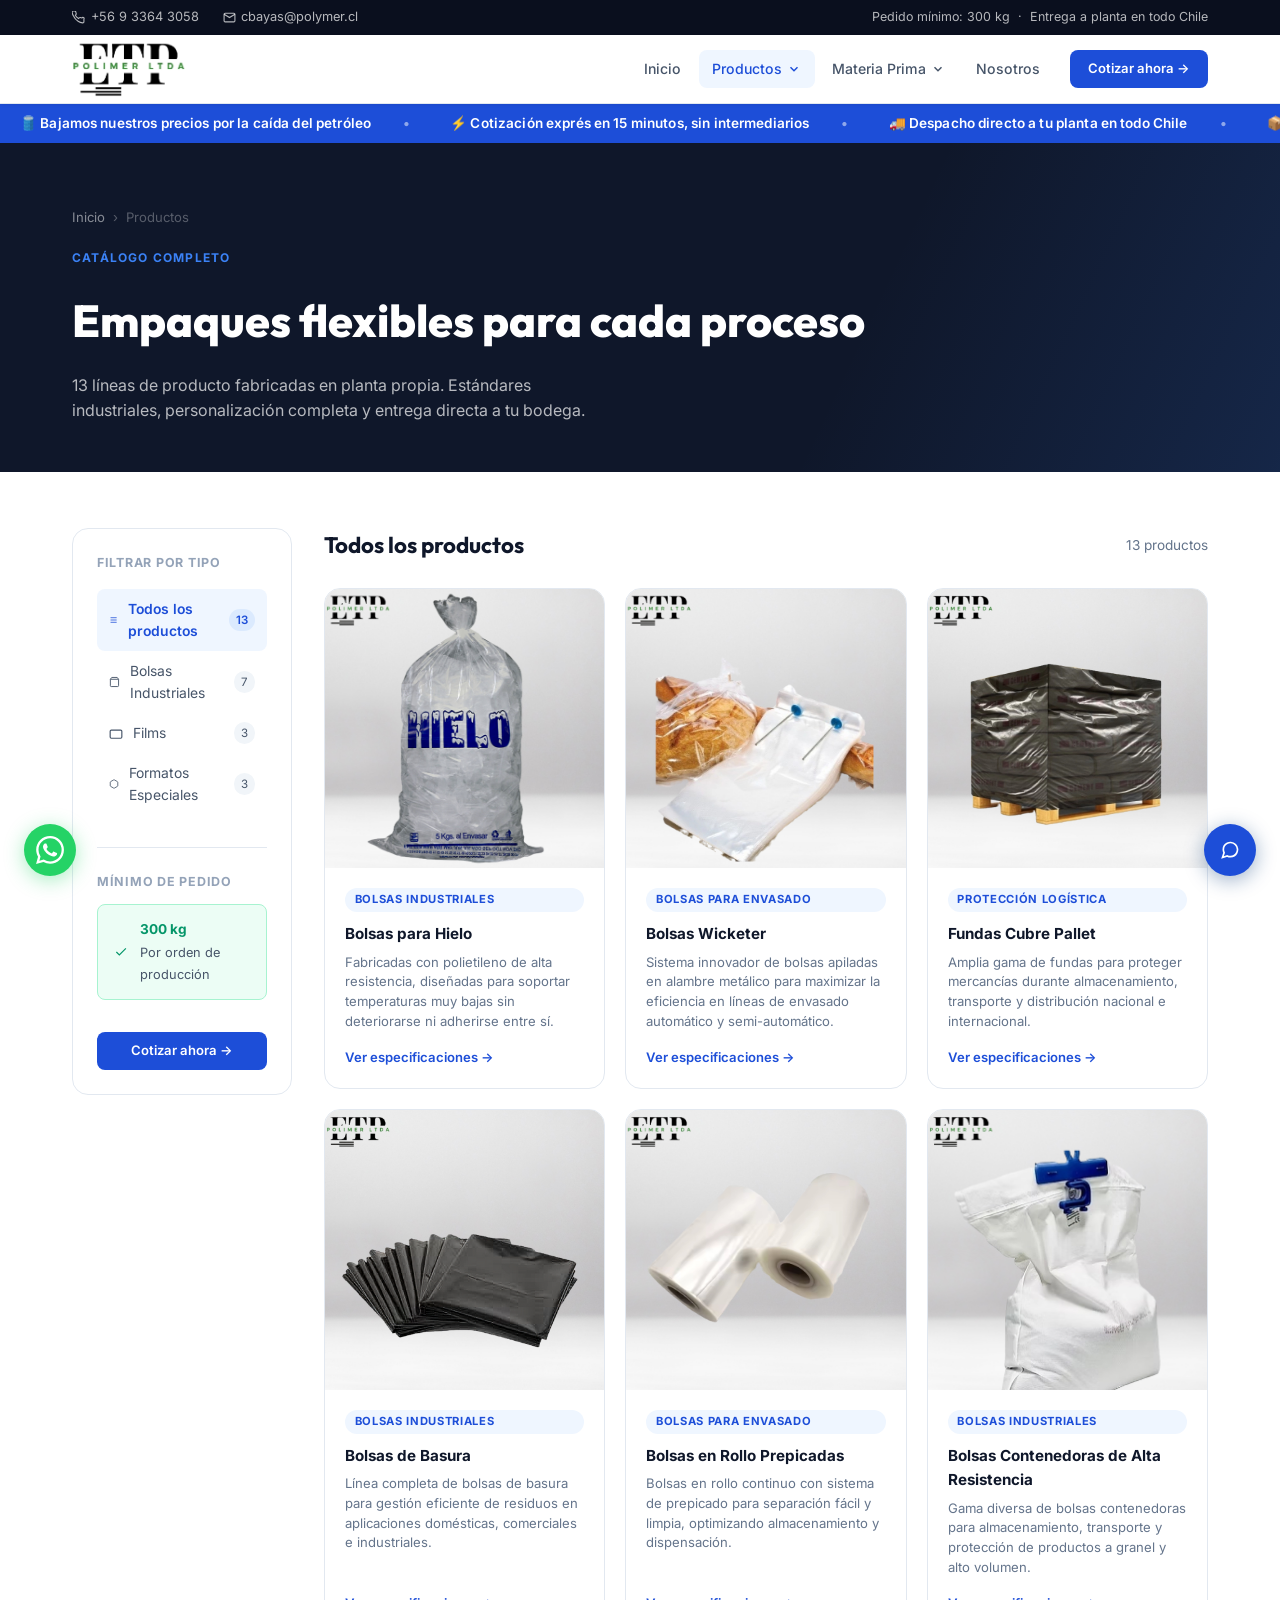
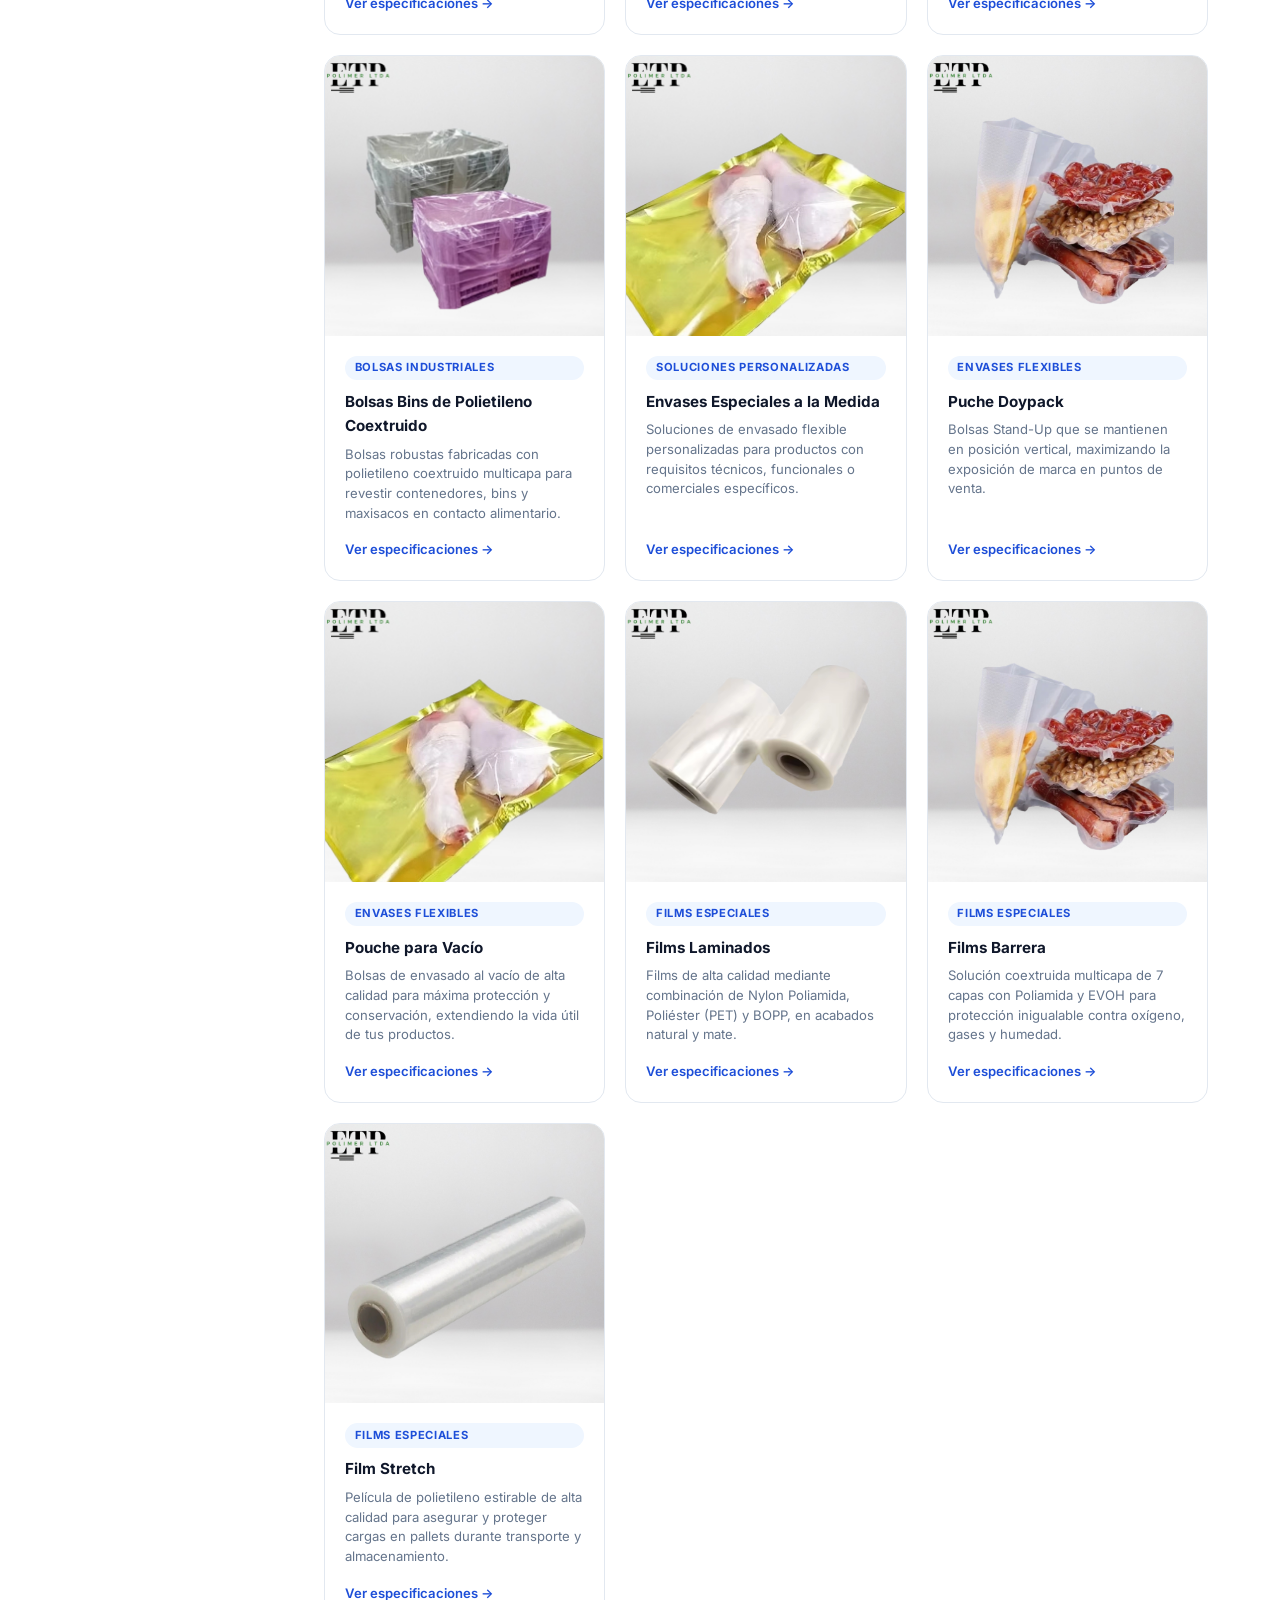
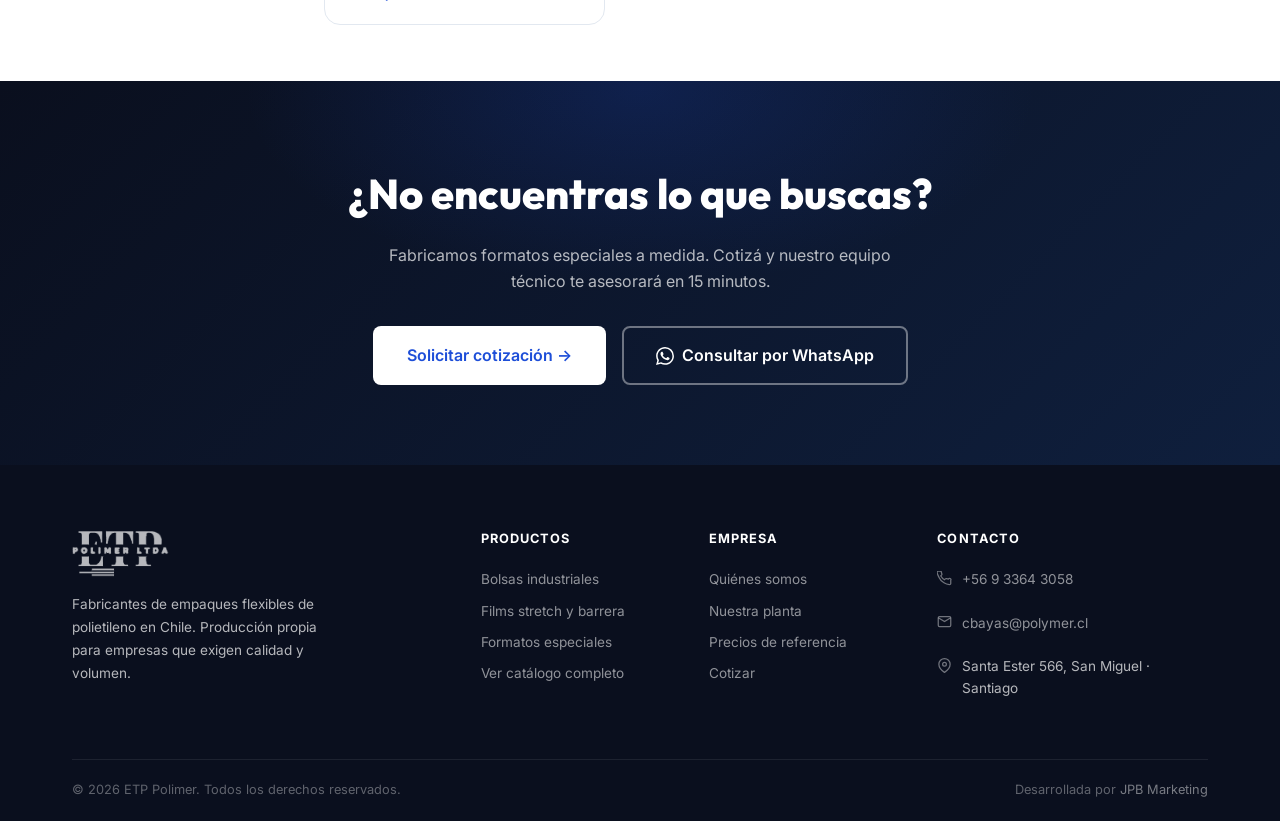
<file: productos.html>
<!DOCTYPE html>
<html lang="es">
<head>
  <meta charset="UTF-8">
  <meta name="viewport" content="width=device-width, initial-scale=1.0">
  <title>Catálogo de Productos — ETP Polimer</title>
  <meta name="description" content="Catálogo completo de empaques flexibles ETP Polimer: bolsas industriales, films stretch, barrera, laminados y formatos especiales. Fabricación propia en Chile.">
  <link rel="preconnect" href="https://fonts.googleapis.com">
  <link rel="preconnect" href="https://fonts.gstatic.com" crossorigin>
  <link href="https://fonts.googleapis.com/css2?family=Inter:wght@400;500;600;700&family=Outfit:wght@700;800;900&display=swap" rel="stylesheet">
  <link rel="stylesheet" href="styles.css">
  <link rel="icon" href="favicon.ico" sizes="any">
  <link rel="icon" type="image/png" sizes="32x32" href="img/favicon-32.png">
  <link rel="icon" type="image/png" sizes="192x192" href="img/favicon-192x192.png">
  <link rel="apple-touch-icon" href="apple-touch-icon.png">
  <!-- Google Ads (gtag.js) -->
  <script async src="https://www.googletagmanager.com/gtag/js?id=AW-18264515878"></script>
  <script>window.dataLayer=window.dataLayer||[];function gtag(){dataLayer.push(arguments);}gtag('js',new Date());gtag('config','AW-18264515878');</script>
</head>
<body>

<!-- TOPBAR -->
<div class="topbar">
  <div class="container">
    <div class="topbar-inner">
      <div class="topbar-left">
        <a href="tel:+56933643058">
          <svg width="13" height="13" viewBox="0 0 24 24" fill="none" stroke="currentColor" stroke-width="2"><path d="M22 16.92v3a2 2 0 01-2.18 2 19.79 19.79 0 01-8.63-3.07A19.5 19.5 0 013.07 9.81 19.79 19.79 0 01.01 1.23 2 2 0 012 .01h3a2 2 0 012 1.72c.127.96.361 1.903.7 2.81a2 2 0 01-.45 2.11L6.09 7.91a16 16 0 006 6l1.27-1.27a2 2 0 012.11-.45c.907.339 1.85.573 2.81.7A2 2 0 0122 14.92v2z"/></svg>
          +56 9 3364 3058
        </a>
        <a href="mailto:cbayas@polymer.cl">
          <svg width="13" height="13" viewBox="0 0 24 24" fill="none" stroke="currentColor" stroke-width="2"><path d="M4 4h16c1.1 0 2 .9 2 2v12c0 1.1-.9 2-2 2H4c-1.1 0-2-.9-2-2V6c0-1.1.9-2 2-2z"/><polyline points="22,6 12,12 2,6"/></svg>
          cbayas@polymer.cl
        </a>
      </div>
      <div class="topbar-right">Pedido mínimo: 300 kg &nbsp;·&nbsp; Entrega a planta en todo Chile</div>
    </div>
  </div>
</div>

<!-- HEADER -->
<header id="siteHeader" class="site-header">
  <div class="container">
    <div class="header-inner">
      <a href="index.html" class="site-logo">
        <img src="img/logo.png" alt="ETP Polimer">
      </a>
      <nav class="main-nav">
        <a href="index.html" class="nav-link">Inicio</a>
        <div class="nav-item">
          <span class="nav-link active" tabindex="0">
            Productos
            <svg width="14" height="14" viewBox="0 0 24 24" fill="none" stroke="currentColor" stroke-width="2.5"><polyline points="6 9 12 15 18 9"/></svg>
          </span>
          <div class="dropdown">
            <a href="productos.html?cat=bolsas">
              <div class="dropdown-icon"><svg width="16" height="16" viewBox="0 0 24 24" fill="none" stroke="currentColor" stroke-width="2"><path d="M6 2L3 6v14a2 2 0 002 2h14a2 2 0 002-2V6l-3-4z"/><line x1="3" y1="6" x2="21" y2="6"/><path d="M16 10a4 4 0 01-8 0"/></svg></div>
              <div><strong>Bolsas Industriales</strong><span>Hielo, basura, wicketer, bins</span></div>
            </a>
            <a href="productos.html?cat=films">
              <div class="dropdown-icon"><svg width="16" height="16" viewBox="0 0 24 24" fill="none" stroke="currentColor" stroke-width="2"><rect x="2" y="7" width="20" height="14" rx="2"/><path d="M16 21V5a2 2 0 00-2-2h-4a2 2 0 00-2 2v16"/></svg></div>
              <div><strong>Films</strong><span>Stretch, barrera, laminados</span></div>
            </a>
            <a href="productos.html?cat=formatos">
              <div class="dropdown-icon"><svg width="16" height="16" viewBox="0 0 24 24" fill="none" stroke="currentColor" stroke-width="2"><path d="M21 16V8a2 2 0 00-1-1.73l-7-4a2 2 0 00-2 0l-7 4A2 2 0 003 8v8a2 2 0 001 1.73l7 4a2 2 0 002 0l7-4A2 2 0 0021 16z"/></svg></div>
              <div><strong>Formatos Especiales</strong><span>Doypack, vacío, cubre pallet</span></div>
            </a>
            <div class="dropdown-divider"></div>
            <a href="productos.html">
              <div class="dropdown-icon" style="background:var(--blue)"><svg width="16" height="16" viewBox="0 0 24 24" fill="none" stroke="white" stroke-width="2"><line x1="4" y1="6" x2="20" y2="6"/><line x1="4" y1="12" x2="20" y2="12"/><line x1="4" y1="18" x2="20" y2="18"/></svg></div>
              <div><strong>Ver catálogo completo</strong></div>
            </a>
          </div>
        </div>
        <div class="nav-item">
          <a href="precios.html" class="nav-link" tabindex="0">
            Materia Prima
            <svg width="14" height="14" viewBox="0 0 24 24" fill="none" stroke="currentColor" stroke-width="2.5"><polyline points="6 9 12 15 18 9"/></svg>
          </a>
          <div class="dropdown dropdown-prices">
            <div class="nav-price-card">
              <div class="nav-price-card-head">
                <span class="nav-price-label">Petróleo WTI</span>
                <span class="nav-price-badge">en vivo</span>
              </div>
              <div class="tradingview-widget-container" style="height:54px;">
                <div class="tradingview-widget-container__widget"></div>
                <script type="text/javascript" src="https://s3.tradingview.com/external-embedding/embed-widget-mini-symbol-overview.js" async>
                {
                  "symbol": "TVC:USOIL",
                  "width": "100%",
                  "height": "100%",
                  "locale": "es",
                  "dateRange": "1M",
                  "colorTheme": "light",
                  "isTransparent": true,
                  "autosize": true,
                  "chartOnly": false,
                  "noTimeScale": true
                }
                </script>
              </div>
            </div>
            <div class="nav-price-card">
              <div class="nav-price-card-head">
                <span class="nav-price-label">Índice Resinas (PPI)</span>
                <span class="nav-price-badge">en vivo</span>
              </div>
              <div class="tradingview-widget-container" style="height:54px;">
                <div class="tradingview-widget-container__widget"></div>
                <script type="text/javascript" src="https://s3.tradingview.com/external-embedding/embed-widget-mini-symbol-overview.js" async>
                {
                  "symbol": "FRED:PCU325211325211",
                  "width": "100%",
                  "height": "100%",
                  "locale": "es",
                  "dateRange": "3M",
                  "colorTheme": "light",
                  "isTransparent": true,
                  "autosize": true,
                  "chartOnly": false,
                  "noTimeScale": true
                }
                </script>
              </div>
            </div>
            <a href="precios.html" class="dropdown-view-all">Ver precios completos →</a>
          </div>
        </div>
        <a href="nosotros.html" class="nav-link">Nosotros</a>
        <a href="https://wa.me/56933643058?text=Hola%2C%20quiero%20cotizar%20empaques%20para%20mi%20empresa." target="_blank" rel="noopener" class="btn btn-primary btn-sm header-cta">Cotizar ahora →</a>
      </nav>
      <button id="hamburger" class="hamburger" aria-label="Menú">
        <span></span><span></span><span></span>
      </button>
    </div>
  </div>
</header>
<!-- PRICE TICKER -->
<div class="price-ticker" aria-hidden="true">
  <div class="price-ticker-track">
    <span class="price-ticker-item">🛢️ Bajamos nuestros precios por la caída del petróleo</span>
    <span class="price-ticker-item">⚡ Cotización exprés en 15 minutos, sin intermediarios</span>
    <span class="price-ticker-item">🚚 Despacho directo a tu planta en todo Chile</span>
    <span class="price-ticker-item">📦 Fabricación propia · Pedido mínimo 300 kg</span>
    <span class="price-ticker-item">🛢️ Bajamos nuestros precios por la caída del petróleo</span>
    <span class="price-ticker-item">⚡ Cotización exprés en 15 minutos, sin intermediarios</span>
    <span class="price-ticker-item">🚚 Despacho directo a tu planta en todo Chile</span>
    <span class="price-ticker-item">📦 Fabricación propia · Pedido mínimo 300 kg</span>
  </div>
</div>


<!-- MOBILE NAV -->
<div id="mobileNavOverlay" class="mobile-nav-overlay"></div>
<nav id="mobileNav" class="mobile-nav">
  <div class="mobile-nav-header">
    <img src="img/logo.png" alt="ETP Polimer" style="height:46px;">
    <button id="mobileNavClose" class="mobile-nav-close" aria-label="Cerrar">
      <svg width="20" height="20" viewBox="0 0 24 24" fill="none" stroke="currentColor" stroke-width="2.5"><line x1="18" y1="6" x2="6" y2="18"/><line x1="6" y1="6" x2="18" y2="18"/></svg>
    </button>
  </div>
  <div class="mobile-nav-body">
    <a href="index.html" class="mobile-nav-link" style="font-weight:600;">Inicio</a>
    <span class="mobile-nav-label">Productos</span>
    <a href="productos.html?cat=bolsas" class="mobile-nav-link">Bolsas Industriales</a>
    <a href="productos.html?cat=films" class="mobile-nav-link">Films</a>
    <a href="productos.html?cat=formatos" class="mobile-nav-link">Formatos Especiales</a>
    <a href="productos.html" class="mobile-nav-link" style="font-weight:600;color:var(--blue)">Ver catálogo completo →</a>
    <br>
    <span class="mobile-nav-label">Empresa</span>
    <a href="precios.html" class="mobile-nav-link">Materia Prima</a>
    <a href="nosotros.html" class="mobile-nav-link">Nosotros</a>
  </div>
  <div class="mobile-nav-footer">
    <a href="https://wa.me/56933643058?text=Hola%2C%20quiero%20cotizar%20empaques%20para%20mi%20empresa." target="_blank" rel="noopener" class="btn btn-primary btn-block">Cotizar ahora →</a>
  </div>
</nav>

<!-- PAGE HEADER -->
<div class="page-header">
  <div class="container">
    <div class="breadcrumb">
      <a href="index.html">Inicio</a>
      <span>›</span>
      <span>Productos</span>
    </div>
    <span class="section-label">Catálogo completo</span>
    <h1>Empaques flexibles para cada proceso</h1>
    <p>13 líneas de producto fabricadas en planta propia. Estándares industriales, personalización completa y entrega directa a tu bodega.</p>
  </div>
</div>

<!-- CATÁLOGO -->
<section class="section-pad">
  <div class="container">
    <div class="catalog-layout">

      <!-- SIDEBAR FILTRO -->
      <aside class="catalog-sidebar">
        <h3>Filtrar por tipo</h3>
        <ul class="filter-list" id="filterList">
          <li class="filter-item active" data-cat="todos">
            <svg width="14" height="14" viewBox="0 0 24 24" fill="none" stroke="currentColor" stroke-width="2"><line x1="4" y1="6" x2="20" y2="6"/><line x1="4" y1="12" x2="20" y2="12"/><line x1="4" y1="18" x2="20" y2="18"/></svg>
            Todos los productos
            <span class="filter-count">13</span>
          </li>
          <li class="filter-item" data-cat="bolsas">
            <svg width="14" height="14" viewBox="0 0 24 24" fill="none" stroke="currentColor" stroke-width="2"><path d="M6 2L3 6v14a2 2 0 002 2h14a2 2 0 002-2V6l-3-4z"/><line x1="3" y1="6" x2="21" y2="6"/></svg>
            Bolsas Industriales
            <span class="filter-count">7</span>
          </li>
          <li class="filter-item" data-cat="films">
            <svg width="14" height="14" viewBox="0 0 24 24" fill="none" stroke="currentColor" stroke-width="2"><rect x="2" y="7" width="20" height="14" rx="2"/></svg>
            Films
            <span class="filter-count">3</span>
          </li>
          <li class="filter-item" data-cat="formatos">
            <svg width="14" height="14" viewBox="0 0 24 24" fill="none" stroke="currentColor" stroke-width="2"><path d="M21 16V8a2 2 0 00-1-1.73l-7-4a2 2 0 00-2 0l-7 4A2 2 0 003 8v8a2 2 0 001 1.73l7 4a2 2 0 002 0l7-4A2 2 0 0021 16z"/></svg>
            Formatos Especiales
            <span class="filter-count">3</span>
          </li>
        </ul>

        <div style="margin-top:2rem;padding-top:1.5rem;border-top:1px solid var(--border);">
          <div style="font-size:.78rem;font-weight:700;text-transform:uppercase;letter-spacing:.06em;color:var(--gray-400);margin-bottom:.75rem;">Mínimo de pedido</div>
          <div class="minimum-badge">
            <svg width="20" height="20" viewBox="0 0 24 24" fill="none" stroke="#059669" stroke-width="2"><polyline points="20 6 9 17 4 12"/></svg>
            <div>
              <strong>300 kg</strong>
              <span>Por orden de producción</span>
            </div>
          </div>
        </div>

        <div style="margin-top:1.25rem;">
          <a href="https://wa.me/56933643058?text=Hola%2C%20quiero%20cotizar%20empaques%20para%20mi%20empresa." target="_blank" rel="noopener" class="btn btn-primary btn-block btn-sm" style="margin-top:.75rem;">Cotizar ahora →</a>
        </div>
      </aside>

      <!-- GRID DE PRODUCTOS -->
      <div>
        <div class="catalog-header">
          <h2 id="catalogTitle">Todos los productos</h2>
          <span class="catalog-count" id="catalogCount">13 productos</span>
        </div>
        <div class="catalog-grid" id="catalogGrid">
          <!-- Renderizado dinámicamente por main.js -->
        </div>
      </div>

    </div>
  </div>
</section>

<!-- CTA BANNER -->
<section class="cta-banner">
  <div class="container">
    <h2>¿No encuentras lo que buscas?</h2>
    <p>Fabricamos formatos especiales a medida. Cotizá y nuestro equipo técnico te asesorará en 15 minutos.</p>
    <div class="cta-actions">
      <a href="https://wa.me/56933643058?text=Hola%2C%20quiero%20cotizar%20empaques%20para%20mi%20empresa." target="_blank" rel="noopener" class="btn btn-white btn-lg">Solicitar cotización →</a>
      <a href="https://wa.me/56933643058?text=Hola%2C%20necesito%20un%20empaque%20especial%20para%20mi%20empresa." class="btn btn-outline-white btn-lg" target="_blank" rel="noopener">
        <svg width="18" height="18" viewBox="0 0 24 24" fill="currentColor"><path d="M17.472 14.382c-.297-.149-1.758-.867-2.03-.967-.273-.099-.471-.148-.67.15-.197.297-.767.966-.94 1.164-.173.199-.347.223-.644.075-.297-.15-1.255-.463-2.39-1.475-.883-.788-1.48-1.761-1.653-2.059-.173-.297-.018-.458.13-.606.134-.133.298-.347.446-.52.149-.174.198-.298.298-.497.099-.198.05-.371-.025-.52-.075-.149-.669-1.612-.916-2.207-.242-.579-.487-.5-.669-.51-.173-.008-.371-.01-.57-.01-.198 0-.52.074-.792.372-.272.297-1.04 1.016-1.04 2.479 0 1.462 1.065 2.875 1.213 3.074.149.198 2.096 3.2 5.077 4.487.709.306 1.262.489 1.694.625.712.227 1.36.195 1.871.118.571-.085 1.758-.719 2.006-1.413.248-.694.248-1.289.173-1.413-.074-.124-.272-.198-.57-.347m-5.421 7.403h-.004a9.87 9.87 0 01-5.031-1.378l-.361-.214-3.741.982.998-3.648-.235-.374a9.86 9.86 0 01-1.51-5.26c.001-5.45 4.436-9.884 9.888-9.884 2.64 0 5.122 1.03 6.988 2.898a9.825 9.825 0 012.893 6.994c-.003 5.45-4.437 9.884-9.885 9.884m8.413-18.297A11.815 11.815 0 0012.05 0C5.495 0 .16 5.335.157 11.892c0 2.096.547 4.142 1.588 5.945L.057 24l6.305-1.654a11.882 11.882 0 005.683 1.448h.005c6.554 0 11.89-5.335 11.893-11.893a11.821 11.821 0 00-3.48-8.413z"/></svg>
        Consultar por WhatsApp
      </a>
    </div>
  </div>
</section>

<!-- FOOTER -->
<footer class="footer">
  <div class="container">
    <div class="footer-grid">
      <div class="footer-brand">
        <img src="img/logo.png" alt="ETP Polimer" class="footer-logo">
        <p>Fabricantes de empaques flexibles de polietileno en Chile. Producción propia para empresas que exigen calidad y volumen.</p>
      </div>
      <div class="footer-col">
        <h4>Productos</h4>
        <a href="productos.html?cat=bolsas">Bolsas industriales</a>
        <a href="productos.html?cat=films">Films stretch y barrera</a>
        <a href="productos.html?cat=formatos">Formatos especiales</a>
        <a href="productos.html">Ver catálogo completo</a>
      </div>
      <div class="footer-col">
        <h4>Empresa</h4>
        <a href="nosotros.html">Quiénes somos</a>
        <a href="nosotros.html#planta">Nuestra planta</a>
        <a href="precios.html">Precios de referencia</a>
        <a href="https://wa.me/56933643058?text=Hola%2C%20quiero%20cotizar%20empaques%20para%20mi%20empresa." target="_blank" rel="noopener">Cotizar</a>
      </div>
      <div class="footer-col">
        <h4>Contacto</h4>
        <div class="footer-contact-item">
          <svg width="15" height="15" viewBox="0 0 24 24" fill="none" stroke="currentColor" stroke-width="2"><path d="M22 16.92v3a2 2 0 01-2.18 2 19.79 19.79 0 01-8.63-3.07A19.5 19.5 0 013.07 9.81 19.79 19.79 0 01.01 1.23 2 2 0 012 .01h3a2 2 0 012 1.72c.127.96.361 1.903.7 2.81a2 2 0 01-.45 2.11L6.09 7.91a16 16 0 006 6l1.27-1.27a2 2 0 012.11-.45c.907.339 1.85.573 2.81.7A2 2 0 0122 14.92v2z"/></svg>
          <a href="tel:+56933643058">+56 9 3364 3058</a>
        </div>
        <div class="footer-contact-item">
          <svg width="15" height="15" viewBox="0 0 24 24" fill="none" stroke="currentColor" stroke-width="2"><path d="M4 4h16c1.1 0 2 .9 2 2v12c0 1.1-.9 2-2 2H4c-1.1 0-2-.9-2-2V6c0-1.1.9-2 2-2z"/><polyline points="22,6 12,12 2,6"/></svg>
          <a href="mailto:cbayas@polymer.cl">cbayas@polymer.cl</a>
        </div>
        <div class="footer-contact-item">
          <svg width="15" height="15" viewBox="0 0 24 24" fill="none" stroke="currentColor" stroke-width="2"><path d="M21 10c0 7-9 13-9 13s-9-6-9-13a9 9 0 0118 0z"/><circle cx="12" cy="10" r="3"/></svg>
          <span>Santa Ester 566, San Miguel · Santiago</span>
        </div>
      </div>
    </div>
    <div class="footer-bottom">
      <span>© 2026 ETP Polimer. Todos los derechos reservados.</span>
      <span>Desarrollada por <a href="https://jpbmarketing.cl" style="color:rgba(255,255,255,.45);">JPB Marketing</a></span>
    </div>
  </div>
</footer>

<!-- WA FLOAT -->
<a href="https://wa.me/56933643058?text=Hola%2C%20quiero%20cotizar%20empaques%20para%20mi%20empresa." class="wa-float" target="_blank" rel="noopener" aria-label="WhatsApp">
  <svg width="28" height="28" viewBox="0 0 24 24" fill="white"><path d="M17.472 14.382c-.297-.149-1.758-.867-2.03-.967-.273-.099-.471-.148-.67.15-.197.297-.767.966-.94 1.164-.173.199-.347.223-.644.075-.297-.15-1.255-.463-2.39-1.475-.883-.788-1.48-1.761-1.653-2.059-.173-.297-.018-.458.13-.606.134-.133.298-.347.446-.52.149-.174.198-.298.298-.497.099-.198.05-.371-.025-.52-.075-.149-.669-1.612-.916-2.207-.242-.579-.487-.5-.669-.51-.173-.008-.371-.01-.57-.01-.198 0-.52.074-.792.372-.272.297-1.04 1.016-1.04 2.479 0 1.462 1.065 2.875 1.213 3.074.149.198 2.096 3.2 5.077 4.487.709.306 1.262.489 1.694.625.712.227 1.36.195 1.871.118.571-.085 1.758-.719 2.006-1.413.248-.694.248-1.289.173-1.413-.074-.124-.272-.198-.57-.347m-5.421 7.403h-.004a9.87 9.87 0 01-5.031-1.378l-.361-.214-3.741.982.998-3.648-.235-.374a9.86 9.86 0 01-1.51-5.26c.001-5.45 4.436-9.884 9.888-9.884 2.64 0 5.122 1.03 6.988 2.898a9.825 9.825 0 012.893 6.994c-.003 5.45-4.437 9.884-9.885 9.884m8.413-18.297A11.815 11.815 0 0012.05 0C5.495 0 .16 5.335.157 11.892c0 2.096.547 4.142 1.588 5.945L.057 24l6.305-1.654a11.882 11.882 0 005.683 1.448h.005c6.554 0 11.89-5.335 11.893-11.893a11.821 11.821 0 00-3.48-8.413z"/></svg>
</a>

<script src="productos-data.js"></script>
<script src="main.js"></script>
<script src="quote-widget.js"></script>
<!-- Google Ads: conversion clic WhatsApp -->
<script>
(function(){
  document.addEventListener('click', function(e){
    var a = e.target.closest ? e.target.closest('a[href*="wa.me"]') : null;
    if(a && typeof gtag==='function'){
      gtag('event','conversion',{'send_to':'AW-18264515878/K7VtCLnWt8QcEKbKmYVE'});
    }
  }, true);
})();
</script>
<!-- Mensaje WhatsApp por campana (atribucion por campana) -->
<script>
(function(){
  var msgs = {
    film:    'Hola, quiero cotizar film stretch para mi empresa.',
    bolsas:  'Hola, me gustaría cotizar bolsas plásticas industriales.',
    general: 'Hola, quiero elaborar una cotización de empaques flexibles.'
  };
  try {
    var p = new URLSearchParams(location.search).get('c');
    if (p && msgs[p]) sessionStorage.setItem('wa_msg', msgs[p]);
  } catch(e){}
  var msg = null;
  try { msg = sessionStorage.getItem('wa_msg'); } catch(e){}
  if (!msg) return;
  var enc = encodeURIComponent(msg);
  document.querySelectorAll('a[href*="wa.me"]').forEach(function(a){
    var h = a.getAttribute('href');
    if (/[?&]text=/.test(h)) { a.setAttribute('href', h.replace(/([?&]text=)[^&]*/, '$1'+enc)); }
    else { a.setAttribute('href', h + (h.indexOf('?')>-1?'&':'?') + 'text=' + enc); }
  });
})();
</script>
</body>
</html>
</file>
<file: styles.css>
/* ═══════════════════════════════════════════════
   ETP POLIMER — Design System B2B
   ═══════════════════════════════════════════════ */

:root {
  --dark:       #0A0F1E;
  --navy:       #0F172A;
  --blue:       #1D4ED8;
  --blue-light: #3B82F6;
  --blue-pale:  #EFF6FF;
  --green:      #059669;
  --green-pale: #ECFDF5;
  --white:      #FFFFFF;
  --gray-50:    #F8FAFC;
  --gray-100:   #F1F5F9;
  --gray-200:   #E2E8F0;
  --gray-400:   #94A3B8;
  --gray-600:   #475569;
  --gray-800:   #1E293B;
  --text:       #0F172A;
  --text-light: #64748B;
  --border:     #E2E8F0;
  --radius:     8px;
  --radius-lg:  16px;
  --shadow-sm:  0 1px 3px rgba(0,0,0,.08);
  --shadow:     0 4px 16px rgba(0,0,0,.10);
  --shadow-lg:  0 20px 48px rgba(0,0,0,.14);
  --transition: .2s ease;
}

*, *::before, *::after { box-sizing: border-box; margin: 0; padding: 0; }
html { scroll-behavior: smooth; }
body { font-family: 'Inter', sans-serif; color: var(--text); background: var(--white); font-size: 16px; line-height: 1.6; -webkit-font-smoothing: antialiased; }
img { display: block; max-width: 100%; }
a { text-decoration: none; color: inherit; }
.container { max-width: 1200px; margin: 0 auto; padding: 0 2rem; }

/* BUTTONS */
.btn { display: inline-flex; align-items: center; gap: .5rem; padding: .7rem 1.5rem; border-radius: var(--radius); font-weight: 600; font-size: .9rem; cursor: pointer; border: 2px solid transparent; transition: all var(--transition); white-space: nowrap; }
.btn-primary { background: var(--blue); color: var(--white); }
.btn-primary:hover { background: #1E40AF; transform: translateY(-1px); box-shadow: var(--shadow); }
.btn-dark { background: var(--dark); color: var(--white); }
.btn-dark:hover { background: var(--navy); }
.btn-outline { border-color: var(--border); color: var(--text); background: var(--white); }
.btn-outline:hover { border-color: var(--blue); color: var(--blue); }
.btn-outline-white { border-color: rgba(255,255,255,.4); color: var(--white); }
.btn-outline-white:hover { border-color: var(--white); background: rgba(255,255,255,.1); }
.btn-white { background: var(--white); color: var(--blue); }
.btn-white:hover { background: var(--gray-50); }
.btn-ghost { color: var(--blue); background: var(--blue-pale); }
.btn-ghost:hover { background: #DBEAFE; }
.btn-lg { padding: .9rem 2rem; font-size: 1rem; }
.btn-sm { padding: .4rem 1rem; font-size: .82rem; }
.btn-block { width: 100%; justify-content: center; }

/* TOP BAR */
.topbar { background: var(--dark); color: rgba(255,255,255,.7); font-size: .8rem; padding: .45rem 0; }
.topbar-inner { display: flex; justify-content: space-between; align-items: center; gap: 1rem; }
.topbar a { color: rgba(255,255,255,.7); display: flex; align-items: center; gap: .35rem; transition: color var(--transition); }
.topbar a:hover { color: var(--white); }
.topbar-left { display: flex; gap: 1.5rem; }
.topbar-right { font-size: .78rem; }

/* HEADER */
.site-header { position: sticky; top: 0; z-index: 100; background: var(--white); border-bottom: 1px solid var(--border); box-shadow: var(--shadow-sm); }
.header-inner { display: flex; align-items: center; gap: 1.5rem; height: 68px; }
.site-logo img { height: 56px; width: auto; }
.main-nav { display: flex; align-items: center; gap: .25rem; margin-left: auto; }
.nav-item { position: relative; }
.nav-link { display: flex; align-items: center; gap: .3rem; padding: .5rem .85rem; font-size: .88rem; font-weight: 500; color: var(--gray-600); border-radius: var(--radius); transition: all var(--transition); cursor: pointer; }
.nav-link:hover, .nav-link.active { color: var(--blue); background: var(--blue-pale); }
.nav-link svg { transition: transform var(--transition); }
.nav-item:hover .nav-link svg { transform: rotate(180deg); }
.dropdown { position: absolute; top: calc(100% + .5rem); left: 0; background: var(--white); border: 1px solid var(--border); border-radius: var(--radius-lg); box-shadow: var(--shadow-lg); min-width: 270px; padding: .5rem; opacity: 0; visibility: hidden; transform: translateY(-8px); transition: all var(--transition); z-index: 200; }
.nav-item:hover .dropdown { opacity: 1; visibility: visible; transform: translateY(0); }
.dropdown a { display: flex; align-items: center; gap: .75rem; padding: .65rem .85rem; border-radius: var(--radius); font-size: .87rem; color: var(--gray-600); transition: all var(--transition); }
.dropdown a:hover { background: var(--blue-pale); color: var(--blue); }
.dropdown-icon { width: 36px; height: 36px; background: var(--gray-100); border-radius: 8px; display: flex; align-items: center; justify-content: center; flex-shrink: 0; transition: background var(--transition); }
.dropdown a:hover .dropdown-icon { background: #DBEAFE; }
.dropdown-icon + div { display: flex; flex-direction: column; gap: .15rem; min-width: 0; }
.dropdown-icon + div strong { font-size: .87rem; font-weight: 600; color: var(--text); line-height: 1.3; }
.dropdown-icon + div span { font-size: .76rem; color: var(--text-light); line-height: 1.3; }
.dropdown-divider { height: 1px; background: var(--border); margin: .4rem 0; }
.header-cta { margin-left: .75rem; }
.hamburger { display: none; flex-direction: column; gap: 5px; background: none; border: none; cursor: pointer; padding: .5rem; margin-left: auto; }
.hamburger span { width: 22px; height: 2px; background: var(--text); border-radius: 2px; transition: all .3s; display: block; }

/* MOBILE NAV */
.mobile-nav { position: fixed; top: 0; right: -100%; width: 280px; height: 100vh; background: var(--white); z-index: 300; transition: right .3s ease; overflow-y: auto; box-shadow: var(--shadow-lg); display: flex; flex-direction: column; }
.mobile-nav.open { right: 0; }
.mobile-nav-header { display: flex; justify-content: space-between; align-items: center; padding: 1.25rem 1.5rem; border-bottom: 1px solid var(--border); }
.mobile-nav-close { background: none; border: none; cursor: pointer; width: 32px; height: 32px; display: flex; align-items: center; justify-content: center; border-radius: 6px; color: var(--gray-600); }
.mobile-nav-close:hover { background: var(--gray-100); }
.mobile-nav-body { padding: 1rem; flex: 1; }
.mobile-nav-label { font-size: .72rem; font-weight: 700; color: var(--gray-400); text-transform: uppercase; letter-spacing: .08em; padding: 0 .5rem; margin-bottom: .5rem; display: block; }
.mobile-nav-link { display: flex; align-items: center; gap: .75rem; padding: .65rem .75rem; border-radius: var(--radius); font-size: .9rem; color: var(--gray-600); transition: all var(--transition); }
.mobile-nav-link:hover { background: var(--blue-pale); color: var(--blue); }
.mobile-nav-footer { padding: 1rem 1.5rem; border-top: 1px solid var(--border); }
.mobile-nav-overlay { position: fixed; inset: 0; background: rgba(0,0,0,.4); z-index: 299; opacity: 0; visibility: hidden; transition: all .3s; }
.mobile-nav-overlay.open { opacity: 1; visibility: visible; }

/* PAGE HEADER */
.page-header { background: var(--navy); color: var(--white); padding: 4rem 0 3rem; }
.page-header .section-label { color: var(--blue-light); }
.page-header h1 { font-family: 'Outfit', sans-serif; font-size: clamp(2rem, 4vw, 2.8rem); font-weight: 800; margin: .5rem 0 1rem; }
.page-header p { color: rgba(255,255,255,.7); max-width: 540px; }
.breadcrumb { display: flex; align-items: center; gap: .5rem; font-size: .82rem; color: rgba(255,255,255,.5); margin-bottom: 1rem; }
.breadcrumb a { color: rgba(255,255,255,.5); }
.breadcrumb a:hover { color: var(--white); }
.breadcrumb span { color: rgba(255,255,255,.3); }

/* HERO */
.hero { background: linear-gradient(135deg, var(--dark) 0%, #0F1F3D 60%, #112240 100%); color: var(--white); padding: 4.2rem 0 3.4rem; position: relative; overflow: hidden; }
.hero::before { content: ''; position: absolute; top: -30%; right: -10%; width: 600px; height: 600px; background: radial-gradient(circle, rgba(29,78,216,.25) 0%, transparent 70%); pointer-events: none; }
.hero::after { content: ''; position: absolute; bottom: -20%; left: 30%; width: 400px; height: 400px; background: radial-gradient(circle, rgba(5,150,105,.12) 0%, transparent 70%); pointer-events: none; }
.hero-grid { display: grid; grid-template-columns: 1fr 1fr; gap: 3rem; align-items: center; position: relative; z-index: 1; }
.hero-tags { display: flex; flex-wrap: wrap; gap: .5rem; margin-bottom: 1.1rem; }
.hero-tag { display: inline-flex; align-items: center; gap: .35rem; background: rgba(255,255,255,.08); border: 1px solid rgba(255,255,255,.15); padding: .3rem .75rem; border-radius: 100px; font-size: .78rem; color: rgba(255,255,255,.8); }
.hero-tag.green { background: rgba(5,150,105,.2); border-color: rgba(5,150,105,.3); color: #6EE7B7; }
.hero h1 { font-family: 'Outfit', sans-serif; font-size: clamp(1.9rem, 3.6vw, 2.7rem); font-weight: 800; line-height: 1.15; margin-bottom: .85rem; }
.hero h1 span { color: var(--blue-light); }
.hero p { color: rgba(255,255,255,.72); font-size: 1.02rem; line-height: 1.6; margin-bottom: 1.4rem; max-width: 480px; }
.hero-actions { display: flex; gap: 1rem; flex-wrap: wrap; margin-bottom: 1.75rem; }
.hero-stats { display: flex; gap: 2.5rem; padding-top: 1.4rem; border-top: 1px solid rgba(255,255,255,.1); }
.hero-stat-num { font-family: 'Outfit', sans-serif; font-size: 1.6rem; font-weight: 800; color: var(--white); display: block; }
.hero-stat-lbl { font-size: .78rem; color: rgba(255,255,255,.5); text-transform: uppercase; letter-spacing: .05em; }
.hero-image-col { position: relative; }
.hero-img { width: 100%; height: 290px; object-fit: cover; border-radius: var(--radius-lg); box-shadow: var(--shadow-lg); }
.hero-badge-float { position: absolute; bottom: -1.5rem; left: -1.5rem; background: var(--white); border-radius: var(--radius-lg); padding: 1rem 1.25rem; box-shadow: var(--shadow-lg); display: flex; align-items: center; gap: .75rem; }
.hbf-icon { width: 40px; height: 40px; background: var(--green-pale); border-radius: 10px; display: flex; align-items: center; justify-content: center; }
.hbf-text strong { display: block; font-size: .9rem; font-weight: 700; color: var(--text); }
.hbf-text span { font-size: .75rem; color: var(--text-light); }
.hero-image-mobile { display: none; }

/* SECTIONS */
.section-pad { padding: 3.5rem 0; }
.section-label { display: inline-block; font-size: .75rem; font-weight: 700; text-transform: uppercase; letter-spacing: .1em; color: var(--blue); margin-bottom: .6rem; }
.section-header { text-align: center; max-width: 640px; margin: 0 auto 2.25rem; }
.section-header h2 { font-family: 'Outfit', sans-serif; font-size: clamp(1.6rem, 3vw, 2.2rem); font-weight: 800; margin-bottom: .75rem; color: var(--text); }
.section-header p { color: var(--text-light); }
.bg-gray { background: var(--gray-50); }
.bg-dark { background: var(--navy); color: var(--white); }

/* STATS BAR */
.stats-bar { background: var(--blue); color: var(--white); padding: 1.1rem 0; }
.stats-grid { display: grid; grid-template-columns: repeat(4, 1fr); gap: 1rem; }
.stat-item { text-align: center; padding: .25rem; }
.stat-num { font-family: 'Outfit', sans-serif; font-size: 1.5rem; font-weight: 800; display: block; margin-bottom: .1rem; }
.stat-lbl { font-size: .72rem; opacity: .8; text-transform: uppercase; letter-spacing: .05em; }

/* INDUSTRIES */
.industries-grid { display: grid; grid-template-columns: repeat(5, 1fr); gap: 1rem; }
.industry-card { background: var(--white); border: 1px solid var(--border); border-radius: var(--radius-lg); padding: 1.75rem 1.25rem; text-align: center; cursor: pointer; transition: all var(--transition); color: var(--text); }
.industry-card:hover { border-color: var(--blue); box-shadow: var(--shadow); transform: translateY(-3px); }
.industry-card:hover .industry-icon { background: var(--blue); }
.industry-card:hover .industry-icon svg { stroke: var(--white); }
.industry-icon { width: 52px; height: 52px; background: var(--blue-pale); border-radius: 12px; display: flex; align-items: center; justify-content: center; margin: 0 auto 1rem; transition: background var(--transition); }
.industry-icon svg { stroke: var(--blue); transition: stroke var(--transition); }
.industry-card h3 { font-size: .9rem; font-weight: 700; margin-bottom: .35rem; }
.industry-card p { font-size: .78rem; color: var(--text-light); line-height: 1.5; }

/* PRODUCTS */
.products-grid { display: grid; grid-template-columns: repeat(4, 1fr); gap: 1.5rem; }
.product-card { background: var(--white); border: 1px solid var(--border); border-radius: var(--radius-lg); overflow: hidden; transition: all var(--transition); color: var(--text); display: flex; flex-direction: column; }
.product-card:hover { box-shadow: var(--shadow); transform: translateY(-3px); border-color: var(--blue-light); }
.product-card-img { aspect-ratio: 1/1; overflow: hidden; background: var(--gray-100); display: flex; align-items: center; justify-content: center; }
.product-card-img img { width: 100%; height: 100%; object-fit: cover; transition: transform .4s ease; }
.product-card:hover .product-card-img img { transform: scale(1.05); }
.product-card-body { padding: 1.25rem; flex: 1; display: flex; flex-direction: column; }
.product-badge { display: inline-block; font-size: .7rem; font-weight: 700; text-transform: uppercase; letter-spacing: .06em; color: var(--blue); background: var(--blue-pale); padding: .2rem .6rem; border-radius: 100px; margin-bottom: .6rem; }
.product-card h3 { font-size: .95rem; font-weight: 700; margin-bottom: .4rem; }
.product-card p { font-size: .82rem; color: var(--text-light); line-height: 1.5; flex: 1; }
.product-card-link { display: flex; align-items: center; gap: .35rem; font-size: .82rem; font-weight: 600; color: var(--blue); margin-top: 1rem; }

/* CATALOG */
.catalog-layout { display: grid; grid-template-columns: 220px 1fr; gap: 2rem; align-items: start; }
.catalog-sidebar { background: var(--white); border: 1px solid var(--border); border-radius: var(--radius-lg); padding: 1.5rem; position: sticky; top: 90px; }
.catalog-sidebar h3 { font-size: .78rem; font-weight: 700; text-transform: uppercase; letter-spacing: .06em; color: var(--gray-400); margin-bottom: 1rem; }
.filter-list { list-style: none; }
.filter-item { display: flex; align-items: center; gap: .6rem; padding: .55rem .75rem; border-radius: var(--radius); cursor: pointer; font-size: .87rem; color: var(--gray-600); transition: all var(--transition); }
.filter-item:hover { background: var(--blue-pale); color: var(--blue); }
.filter-item.active { background: var(--blue-pale); color: var(--blue); font-weight: 600; }
.filter-count { margin-left: auto; font-size: .72rem; background: var(--gray-100); padding: .1rem .45rem; border-radius: 100px; color: var(--gray-600); }
.filter-item.active .filter-count { background: #DBEAFE; color: var(--blue); }
.catalog-grid { display: grid; grid-template-columns: repeat(3, 1fr); gap: 1.25rem; }
.catalog-header { display: flex; justify-content: space-between; align-items: center; margin-bottom: 1.5rem; }
.catalog-header h2 { font-family: 'Outfit', sans-serif; font-size: 1.4rem; font-weight: 700; }
.catalog-count { font-size: .85rem; color: var(--text-light); }

/* FEATURES */
.features-grid { display: grid; grid-template-columns: repeat(3, 1fr); gap: 2rem; }
.feature-card { padding: 2rem; border-radius: var(--radius-lg); border: 1px solid var(--border); background: var(--white); }
.feature-icon { width: 48px; height: 48px; background: var(--blue-pale); border-radius: 12px; display: flex; align-items: center; justify-content: center; margin-bottom: 1.25rem; }
.feature-card h3 { font-size: 1.05rem; font-weight: 700; margin-bottom: .5rem; }
.feature-card p { font-size: .88rem; color: var(--text-light); line-height: 1.65; }

/* PROCESS */
.process-steps { display: grid; grid-template-columns: repeat(4, 1fr); gap: 0; position: relative; }
.process-steps::before { content: ''; position: absolute; top: 28px; left: calc(12.5% + 28px); width: calc(75% - 56px); height: 2px; background: var(--border); z-index: 0; }
.process-step { text-align: center; padding: 0 1rem; position: relative; z-index: 1; }
.step-num { width: 56px; height: 56px; background: var(--blue); color: var(--white); border-radius: 50%; display: flex; align-items: center; justify-content: center; font-family: 'Outfit', sans-serif; font-weight: 800; font-size: 1.1rem; margin: 0 auto 1.25rem; box-shadow: 0 0 0 6px var(--blue-pale); }
.process-step h3 { font-size: .95rem; font-weight: 700; margin-bottom: .4rem; }
.process-step p { font-size: .82rem; color: var(--text-light); }

/* CTA BANNER */
.cta-banner { background: linear-gradient(135deg, var(--dark) 0%, #0F1F3D 100%); color: var(--white); padding: 5rem 0; text-align: center; position: relative; overflow: hidden; }
.cta-banner::before { content: ''; position: absolute; top: -50%; left: 50%; transform: translateX(-50%); width: 800px; height: 400px; background: radial-gradient(ellipse, rgba(29,78,216,.2) 0%, transparent 70%); pointer-events: none; }
.cta-banner h2 { font-family: 'Outfit', sans-serif; font-size: clamp(1.8rem, 3.5vw, 2.6rem); font-weight: 800; margin-bottom: 1rem; position: relative; }
.cta-banner p { color: rgba(255,255,255,.7); margin-bottom: 2rem; max-width: 520px; margin-left: auto; margin-right: auto; position: relative; }
.cta-actions { display: flex; gap: 1rem; justify-content: center; flex-wrap: wrap; position: relative; }

/* QUOTE FORM */
.quote-layout { display: grid; grid-template-columns: 1fr 380px; gap: 3rem; align-items: start; }
.quote-form-wrap { background: var(--white); border: 1px solid var(--border); border-radius: var(--radius-lg); padding: 2.5rem; box-shadow: var(--shadow); }
.quote-form-wrap h2 { font-family: 'Outfit', sans-serif; font-size: 1.5rem; font-weight: 800; margin-bottom: .4rem; }
.quote-form-wrap > p { color: var(--text-light); font-size: .9rem; margin-bottom: 2rem; }
.form-group { margin-bottom: 1.25rem; }
.form-group label { display: block; font-size: .82rem; font-weight: 600; color: var(--gray-800); margin-bottom: .4rem; }
.form-group input, .form-group select, .form-group textarea { width: 100%; padding: .7rem 1rem; border: 1.5px solid var(--border); border-radius: var(--radius); font-size: .9rem; font-family: inherit; color: var(--text); background: var(--white); transition: border-color var(--transition); outline: none; }
.form-group input:focus, .form-group select:focus, .form-group textarea:focus { border-color: var(--blue); box-shadow: 0 0 0 3px rgba(29,78,216,.08); }
.form-group textarea { resize: vertical; min-height: 90px; }
.form-row { display: grid; grid-template-columns: 1fr 1fr; gap: 1rem; }
.form-divider { font-size: .72rem; font-weight: 700; text-transform: uppercase; letter-spacing: .1em; color: var(--gray-400); display: flex; align-items: center; gap: .75rem; margin: 1.75rem 0 1.25rem; }
.form-divider::before, .form-divider::after { content: ''; flex: 1; height: 1px; background: var(--border); }
.quote-sidebar { display: flex; flex-direction: column; gap: 1.25rem; }
.quote-info-card { background: var(--white); border: 1px solid var(--border); border-radius: var(--radius-lg); padding: 1.5rem; }
.quote-info-card h3 { font-size: .95rem; font-weight: 700; margin-bottom: 1rem; display: flex; align-items: center; gap: .5rem; }
.quote-steps { list-style: none; }
.quote-step { display: flex; gap: .85rem; align-items: flex-start; padding: .65rem 0; border-bottom: 1px solid var(--border); font-size: .85rem; }
.quote-step:last-child { border-bottom: none; }
.qstep-num { width: 24px; height: 24px; background: var(--blue); color: var(--white); border-radius: 50%; font-size: .72rem; font-weight: 700; display: flex; align-items: center; justify-content: center; flex-shrink: 0; margin-top: .1rem; }
.quote-step div strong { display: block; font-weight: 600; color: var(--text); margin-bottom: .1rem; }
.quote-step div span { color: var(--text-light); font-size: .8rem; }
.contact-card { background: var(--navy); color: var(--white); border-radius: var(--radius-lg); padding: 1.5rem; }
.contact-card h3 { font-size: .95rem; font-weight: 700; margin-bottom: 1rem; }
.contact-item { display: flex; align-items: center; gap: .75rem; font-size: .85rem; margin-bottom: .75rem; color: rgba(255,255,255,.8); }
.contact-item a { color: rgba(255,255,255,.8); }
.contact-item a:hover { color: var(--white); }
.minimum-badge { background: var(--green-pale); border: 1px solid #A7F3D0; border-radius: var(--radius); padding: .85rem 1rem; display: flex; gap: .75rem; align-items: center; font-size: .85rem; }
.minimum-badge strong { display: block; font-weight: 700; color: var(--green); margin-bottom: .1rem; }
.minimum-badge span { color: var(--gray-600); font-size: .8rem; }

/* ABOUT */
.about-grid { display: grid; grid-template-columns: 1fr 1fr; gap: 4rem; align-items: center; }
.about-img img { width: 100%; height: 460px; object-fit: cover; border-radius: var(--radius-lg); }
.about-text h2 { font-family: 'Outfit', sans-serif; font-size: clamp(1.6rem, 3vw, 2.2rem); font-weight: 800; margin-bottom: 1.25rem; }
.about-text p { color: var(--text-light); margin-bottom: 1rem; line-height: 1.75; }
.spec-list { list-style: none; margin: 1.5rem 0; }
.spec-list li { display: flex; align-items: center; gap: .75rem; padding: .5rem 0; font-size: .9rem; border-bottom: 1px solid var(--border); }
.spec-list li:last-child { border-bottom: none; }
.spec-icon { width: 18px; height: 18px; stroke: var(--green); flex-shrink: 0; }
.values-grid { display: grid; grid-template-columns: repeat(3, 1fr); gap: 1.5rem; margin-top: 3rem; }
.value-card { padding: 1.5rem; border-radius: var(--radius-lg); border: 1px solid var(--border); text-align: center; }
.value-card .vi { font-size: 2rem; margin-bottom: .75rem; }
.value-card h3 { font-size: .95rem; font-weight: 700; margin-bottom: .4rem; }
.value-card p { font-size: .82rem; color: var(--text-light); }

/* FOOTER */
.footer { background: var(--dark); color: rgba(255,255,255,.7); padding: 4rem 0 0; }
.footer-grid { display: grid; grid-template-columns: 2fr 1fr 1fr 1.5fr; gap: 3rem; margin-bottom: 3rem; }
.footer-brand p { font-size: .85rem; line-height: 1.7; margin-top: 1rem; max-width: 260px; }
.footer-col h4 { font-size: .8rem; font-weight: 700; text-transform: uppercase; letter-spacing: .08em; color: var(--white); margin-bottom: 1.25rem; }
.footer-col a { display: block; font-size: .85rem; color: rgba(255,255,255,.55); margin-bottom: .6rem; transition: color var(--transition); }
.footer-col a:hover { color: var(--white); }
.footer-contact-item { display: flex; align-items: flex-start; gap: .6rem; font-size: .85rem; margin-bottom: .75rem; }
.footer-contact-item svg { flex-shrink: 0; margin-top: .1rem; opacity: .6; }
.footer-contact-item a { color: rgba(255,255,255,.55); }
.footer-contact-item a:hover { color: var(--white); }
.footer-bottom { border-top: 1px solid rgba(255,255,255,.08); padding: 1.25rem 0; display: flex; justify-content: space-between; align-items: center; font-size: .8rem; color: rgba(255,255,255,.35); }
.footer-logo { height: 48px; width: auto; filter: brightness(0) invert(1); opacity: .7; margin-bottom: .75rem; }

/* WA FLOAT */
.wa-float { position: fixed; bottom: 1.5rem; left: 1.5rem; width: 52px; height: 52px; background: #25D366; border-radius: 50%; display: flex; align-items: center; justify-content: center; box-shadow: 0 4px 20px rgba(37,211,102,.4); z-index: 99; transition: transform var(--transition); animation: wa-pulse 2.4s ease-in-out infinite; }
.wa-float:hover { transform: scale(1.1); }
@keyframes wa-pulse {
  0%, 100% { box-shadow: 0 4px 20px rgba(37,211,102,.4), 0 0 0 0 rgba(37,211,102,.45); }
  50% { box-shadow: 0 4px 20px rgba(37,211,102,.4), 0 0 0 10px rgba(37,211,102,0); }
}

/* FAQ */
.faq-list { max-width: 780px; margin: 0 auto; display: flex; flex-direction: column; gap: .75rem; }
.faq-item { background: var(--white); border: 1px solid var(--gray-200, #e2e8f0); border-radius: var(--radius); padding: 1rem 1.25rem; }
.faq-item summary { cursor: pointer; font-weight: 600; font-size: .98rem; color: var(--text); list-style: none; display: flex; align-items: center; justify-content: space-between; gap: 1rem; }
.faq-item summary::-webkit-details-marker { display: none; }
.faq-item summary::after { content: '+'; font-size: 1.4rem; font-weight: 400; color: var(--blue); flex-shrink: 0; transition: transform .2s ease; }
.faq-item[open] summary::after { transform: rotate(45deg); }
.faq-item p { margin: .75rem 0 0; color: var(--text-light); font-size: .9rem; line-height: 1.55; }

/* WA TEASER BUBBLE */
.wa-teaser-bubble { position: fixed; bottom: 5.8rem; left: 1.5rem; z-index: 98; max-width: 210px; background: var(--white); color: var(--text); border-radius: var(--radius-lg); box-shadow: var(--shadow-lg); padding: .75rem 1.5rem .75rem 1rem; font-size: .84rem; line-height: 1.4; cursor: pointer; opacity: 0; transform: translateY(10px) scale(.95); transition: opacity .3s ease, transform .3s ease; }
.wa-teaser-bubble.show { opacity: 1; transform: translateY(0) scale(1); }
.wa-teaser-bubble strong { color: #1DA851; font-weight: 700; }
.wa-teaser-bubble::after { content: ''; position: absolute; bottom: -7px; left: 1.7rem; width: 14px; height: 14px; background: var(--white); transform: rotate(45deg); box-shadow: 3px 3px 6px rgba(0,0,0,.06); }
.wa-teaser-close { position: absolute; top: .25rem; right: .4rem; background: none; border: none; font-size: 1rem; line-height: 1; color: var(--gray-400); cursor: pointer; padding: .2rem; }
.wa-teaser-close:hover { color: var(--text); }

/* QUOTE WIDGET */
.quote-widget-toggle { position: fixed; bottom: 1.5rem; right: 1.5rem; width: 52px; height: 52px; background: var(--blue); border-radius: 50%; display: flex; align-items: center; justify-content: center; box-shadow: 0 4px 20px rgba(10,61,122,.4); z-index: 99; cursor: pointer; border: none; transition: transform var(--transition); }
.quote-widget-toggle:hover { transform: scale(1.1); }

.quote-widget-panel { position: fixed; bottom: 5.8rem; right: 1.5rem; z-index: 100; width: 340px; max-width: calc(100vw - 2rem); max-height: calc(100vh - 8rem); overflow-y: auto; background: var(--white); border-radius: var(--radius-lg); box-shadow: var(--shadow-lg); opacity: 0; transform: translateY(16px) scale(.96); pointer-events: none; transition: opacity .3s ease, transform .3s ease; }
.quote-widget-panel.show { opacity: 1; transform: translateY(0) scale(1); pointer-events: auto; }

.quote-widget-head { position: sticky; top: 0; background: var(--blue); color: #fff; padding: .95rem 1.1rem; display: flex; align-items: center; justify-content: space-between; z-index: 1; }
.quote-widget-head-title { font-weight: 700; font-size: .95rem; }
.quote-widget-head-status { font-size: .75rem; color: rgba(255,255,255,.75); margin-top: .1rem; }
.quote-widget-close { background: none; border: none; color: rgba(255,255,255,.8); font-size: 1.3rem; line-height: 1; cursor: pointer; padding: .2rem; }
.quote-widget-close:hover { color: #fff; }

.quote-widget-tabs { display: flex; border-bottom: 1px solid var(--gray-200, #e2e8f0); }
.quote-widget-tab { flex: 1; background: none; border: none; padding: .7rem .5rem; font-size: .82rem; font-weight: 600; color: var(--text-light); cursor: pointer; border-bottom: 2px solid transparent; transition: color .2s ease, border-color .2s ease; }
.quote-widget-tab:hover { color: var(--text); }
.quote-widget-tab.active { color: var(--blue); border-bottom-color: var(--blue); }

.quote-widget-body { padding: 1rem 1.1rem 1.15rem; }
.quote-widget-pane { display: none; }
.quote-widget-pane.active { display: block; }
.quote-widget-wa-btn { display: block; text-align: center; background: #25D366; color: #fff; border-radius: 8px; padding: .7rem 1rem; font-weight: 600; font-size: .88rem; text-decoration: none; }
.quote-widget-wa-btn:hover { background: #1DA851; }
.quote-widget-msg { background: var(--gray-50, #f1f5f9); border-radius: var(--radius); padding: .7rem .85rem; font-size: .82rem; line-height: 1.45; color: var(--text); margin-bottom: .9rem; }

.quote-widget-form .form-row { display: flex; gap: .6rem; }
.quote-widget-form .form-row .form-group { flex: 1; min-width: 0; }
.quote-widget-form .form-group { margin-bottom: .65rem; }
.quote-widget-form label { display: block; font-size: .74rem; font-weight: 600; color: var(--text-light); margin-bottom: .25rem; }
.quote-widget-form input, .quote-widget-form select, .quote-widget-form textarea { width: 100%; border: 1px solid var(--gray-200, #e2e8f0); border-radius: 8px; padding: .55rem .7rem; font-size: .85rem; font-family: inherit; }
.quote-widget-form textarea { resize: vertical; min-height: 50px; }
.quote-widget-hint { display: block; font-size: .72rem; color: var(--text-light); margin-top: .3rem; line-height: 1.35; }
.quote-widget-form button { width: 100%; margin-top: .3rem; }
.quote-widget-error { color: #dc2626; font-size: .78rem; margin-top: .4rem; min-height: 1.1em; }
.quote-widget-privacy { display: block; text-align: center; font-size: .72rem; color: var(--text-light); margin-top: .5rem; }

.quote-widget-done { text-align: center; padding: .5rem 0; }
.quote-widget-done svg { color: #16a34a; margin-bottom: .5rem; }
.quote-widget-done p { font-size: .85rem; color: var(--text-light); margin: .3rem 0 0; }

@media (prefers-reduced-motion: reduce) {
  .wa-float { animation: none; }
}

/* ANIMATIONS */
.reveal { opacity: 0; transform: translateY(20px); transition: opacity .55s ease, transform .55s ease; }
.reveal.visible, .reveal.active { opacity: 1; transform: none; }
.reveal-delay-1 { transition-delay: .1s; }
.reveal-delay-2 { transition-delay: .2s; }
.reveal-delay-3 { transition-delay: .3s; }
.reveal-delay-4 { transition-delay: .4s; }

/* HEADER SCROLLED */
.site-header.scrolled { box-shadow: 0 4px 20px rgba(0,0,0,.10); }

/* BUTTON SHINE */
.btn { position: relative; overflow: hidden; isolation: isolate; }
.btn::after {
  content: ''; position: absolute; top: 0; left: -75%; width: 50%; height: 100%;
  background: linear-gradient(115deg, transparent, rgba(255,255,255,.35), transparent);
  transform: skewX(-20deg); transition: left .55s ease; pointer-events: none;
}
.btn:hover::after { left: 125%; }

/* PAGE HEADER SHEEN */
.page-header { position: relative; overflow: hidden; }
.page-header::after {
  content: ''; position: absolute; inset: 0;
  background: linear-gradient(115deg, transparent 30%, rgba(59,130,246,.14) 45%, rgba(59,130,246,.22) 50%, rgba(59,130,246,.14) 55%, transparent 70%);
  background-size: 220% 220%; animation: header-sheen 8s ease-in-out infinite; pointer-events: none;
}
@keyframes header-sheen { 0%, 100% { background-position: 0% 50%; } 50% { background-position: 100% 50%; } }

/* PRODUCT CARD GLOSS */
.product-card-img { position: relative; }
.product-card-img::after {
  content: ''; position: absolute; inset: 0;
  background: linear-gradient(115deg, transparent 40%, rgba(255,255,255,.55) 50%, transparent 60%);
  transform: translateX(-130%); transition: transform .65s ease; pointer-events: none;
}
.product-card:hover .product-card-img::after { transform: translateX(130%); }

/* ═══════════════════════════════════════════════
   ANIMACIÓN DE PROCESO DE FABRICACIÓN
   ═══════════════════════════════════════════════ */
.mp-panel { position: relative; background: linear-gradient(180deg, var(--gray-50), var(--white)); border: 1px solid var(--border); border-radius: var(--radius-lg); padding: 2.5rem 2rem 1.75rem; overflow: hidden; }
.mp-panel::before {
  content: ''; position: absolute; inset: 0; pointer-events: none;
  background-image: linear-gradient(rgba(29,78,216,.05) 1px, transparent 1px), linear-gradient(90deg, rgba(29,78,216,.05) 1px, transparent 1px);
  background-size: 32px 32px; mask-image: radial-gradient(ellipse 80% 80% at 50% 40%, black, transparent);
}
.mp-process { display: flex; align-items: stretch; position: relative; z-index: 1; }
.mp-stage { flex: 1; text-align: center; padding: 0 .6rem; min-width: 0; position: relative; display: flex; }
.mp-card { background: var(--white); border: 1px solid var(--border); border-radius: var(--radius-lg); padding: 1.75rem 1rem 1.5rem; width: 100%; display: flex; flex-direction: column; transition: transform var(--transition), box-shadow var(--transition), border-color var(--transition); position: relative; }
.mp-card:hover { transform: translateY(-5px); box-shadow: var(--shadow); border-color: var(--blue-light); }
.mp-step-badge { position: absolute; top: -13px; left: 50%; transform: translateX(-50%); width: 26px; height: 26px; border-radius: 50%; background: var(--blue); color: var(--white); font-size: .72rem; font-weight: 800; font-family: 'Outfit', sans-serif; display: flex; align-items: center; justify-content: center; box-shadow: 0 0 0 4px var(--white); z-index: 2; }
.mp-icon { width: 80px; height: 80px; border-radius: 20px; background: radial-gradient(circle at 30% 28%, var(--blue-light), var(--blue) 75%); display: flex; align-items: center; justify-content: center; margin: .35rem auto 1.1rem; flex-shrink: 0; box-shadow: 0 10px 22px -8px rgba(29,78,216,.5), inset 0 1px 0 rgba(255,255,255,.3); }
.mp-stage h3 { font-size: .92rem; font-weight: 700; margin-bottom: .35rem; min-height: 2.4em; display: flex; align-items: center; justify-content: center; }
.mp-stage p { font-size: .8rem; color: var(--text-light); line-height: 1.5; margin-top: auto; }
.mp-connector { position: relative; width: 32px; height: 3px; margin-top: 60px; flex-shrink: 0; border-radius: 2px; background: linear-gradient(to right, var(--blue-light), var(--blue)); }
.mp-connector::after { content: ''; position: absolute; top: 50%; left: 0; width: 7px; height: 7px; border-radius: 50%; background: var(--white); box-shadow: 0 0 6px 1px rgba(29,78,216,.7); transform: translate(-50%,-50%); animation: mp-pellet 1.6s linear infinite; }
@keyframes mp-pellet { 0% { left: 0%; opacity: 0; } 12% { opacity: 1; } 88% { opacity: 1; } 100% { left: 100%; opacity: 0; } }

/* Extrusión: glow pulsante en el dado de salida */
.mp-icon-extruder .mp-glow { transform-box: fill-box; transform-origin: center; animation: mp-pulse 1.3s ease-in-out infinite; }
@keyframes mp-pulse { 0%, 100% { opacity: .5; transform: scale(.8); } 50% { opacity: 1; transform: scale(1.2); } }

/* Soplado de burbuja: respiración de la burbuja de film */
.mp-icon-bubble .mp-balloon { transform-box: fill-box; transform-origin: bottom center; animation: mp-breathe 2.2s ease-in-out infinite; }
@keyframes mp-breathe { 0%, 100% { transform: scale(1, 1); } 50% { transform: scale(1.05, 1.08); } }

/* Bobinado: rollo girando */
.mp-icon-winder .mp-spin { transform-box: fill-box; transform-origin: center; animation: mp-spin 5s linear infinite; }
@keyframes mp-spin { to { transform: rotate(360deg); } }

/* Impresión flexográfica: barras de color estampándose en secuencia */
.mp-stripe { transform-box: fill-box; transform-origin: 0% 50%; animation: mp-stamp 2.4s ease-in-out infinite; }
.mp-stripe-1 { animation-delay: 0s; }
.mp-stripe-2 { animation-delay: .2s; }
.mp-stripe-3 { animation-delay: .4s; }
.mp-stripe-4 { animation-delay: .6s; }
@keyframes mp-stamp { 0% { transform: scaleX(0); opacity: 0; } 10% { transform: scaleX(1); opacity: 1; } 90% { transform: scaleX(1); opacity: 1; } 100% { transform: scaleX(0); opacity: 0; } }

/* Corte y sellado: cuchilla bajando sobre la bolsa */
.mp-icon-cut .mp-blade { transform-box: fill-box; animation: mp-cut 1.6s ease-in-out infinite; }
@keyframes mp-cut { 0%, 15% { transform: translateY(-14px); } 35%, 55% { transform: translateY(2px); } 75%, 100% { transform: translateY(-14px); } }

@media (max-width: 1024px) {
  .mp-panel { padding: 3rem 1.25rem 2rem; }
  .mp-icon { width: 64px; height: 64px; border-radius: 16px; }
  .mp-icon svg { width: 32px; height: 32px; }
  .mp-connector { width: 16px; margin-top: 48px; }
}
@media (max-width: 768px) {
  .mp-process { flex-direction: column; gap: 2.25rem; }
  .mp-connector { display: none; }
  .mp-stage { padding: 0; }
}

/* REDUCED MOTION */
@media (prefers-reduced-motion: reduce) {
  *, *::before, *::after { animation-duration: .01ms !important; animation-iteration-count: 1 !important; }
}

/* RESPONSIVE */
@media (max-width: 1024px) {
  .hero-grid { grid-template-columns: 1fr; gap: 2.5rem; }
  .hero-image-col { display: none; }
  .hero-image-mobile { display: block; position: relative; padding: 2.5rem 2rem 3.5rem; }
  .hero-img-mobile { width: 100%; height: 220px; object-fit: cover; border-radius: var(--radius-lg); box-shadow: var(--shadow-lg); display: block; }
  .hero-badge-float-mobile { position: absolute; bottom: 0; left: 1.5rem; right: 1.5rem; background: var(--white); border-radius: var(--radius-lg); padding: .85rem 1.1rem; box-shadow: var(--shadow-lg); display: flex; align-items: center; gap: .65rem; }
  .industries-grid { grid-template-columns: repeat(3, 1fr); }
  .products-grid { grid-template-columns: repeat(2, 1fr); }
  .catalog-layout { grid-template-columns: 1fr; }
  .catalog-sidebar { position: static; }
  .catalog-grid { grid-template-columns: repeat(2, 1fr); }
  .footer-grid { grid-template-columns: 1fr 1fr; gap: 2rem; }
  .quote-layout { grid-template-columns: 1fr; }
  .quote-sidebar { display: grid; grid-template-columns: 1fr 1fr; }
}
@media (max-width: 768px) {
  .main-nav, .header-cta { display: none; }
  .hamburger { display: flex; }
  .section-pad { padding: 2.75rem 0; }
  .industries-grid { grid-template-columns: repeat(2, 1fr); }
  .products-grid { grid-template-columns: 1fr 1fr; }
  .features-grid { grid-template-columns: 1fr; }
  .process-steps { grid-template-columns: 1fr 1fr; gap: 2rem; }
  .process-steps::before { display: none; }
  .stats-grid { grid-template-columns: repeat(2, 1fr); }
  .about-grid { grid-template-columns: 1fr; }
  .footer-grid { grid-template-columns: 1fr; }
  .footer-bottom { flex-direction: column; gap: .5rem; text-align: center; }
  .form-row { grid-template-columns: 1fr; }
  .quote-sidebar { grid-template-columns: 1fr; }
  .values-grid { grid-template-columns: 1fr 1fr; }
}
@media (max-width: 480px) {
  .container { padding: 0 1.25rem; }
  .industries-grid { grid-template-columns: 1fr 1fr; }
  .products-grid { grid-template-columns: 1fr 1fr; gap: .85rem; }
  .products-grid .product-card-body { padding: .85rem; }
  .products-grid .product-card h3 { font-size: .85rem; }
  .products-grid .product-card p { font-size: .76rem; line-height: 1.4; }
  .products-grid .product-card-link { font-size: .76rem; margin-top: .6rem; }
  .catalog-grid { grid-template-columns: 1fr; }
  .values-grid { grid-template-columns: 1fr; }
  .topbar-right { display: none; }
}

/* PRICE TICKER (marquee) */
.price-ticker { overflow: hidden; background: var(--blue); white-space: nowrap; }
.price-ticker-track { display: flex; width: max-content; animation: ticker-scroll 32s linear infinite; }
.price-ticker-item { display: flex; align-items: center; gap: .75rem; padding: .55rem 1.25rem; color: var(--white); font-weight: 600; font-size: .85rem; letter-spacing: .01em; }
.price-ticker-item::after { content: '•'; opacity: .5; margin-left: 1.25rem; }
@keyframes ticker-scroll { to { transform: translateX(-50%); } }
@media (prefers-reduced-motion: reduce) {
  .price-ticker-track { animation: none; }
}

/* PRICE REFERENCE PAGE */
.price-cards { display: grid; grid-template-columns: repeat(2, 1fr); gap: 1.5rem; margin-bottom: 2.5rem; }
.price-card { background: var(--white); border: 1px solid var(--border); border-radius: var(--radius-lg); padding: 1.5rem; box-shadow: var(--shadow-sm); transition: box-shadow var(--transition), transform var(--transition); }
.price-card:hover { box-shadow: var(--shadow); transform: translateY(-2px); }
.price-card-head { display: flex; justify-content: space-between; align-items: center; gap: .5rem; margin-bottom: 1.1rem; }
.price-card-title { display: flex; align-items: center; gap: .6rem; min-width: 0; }
.price-card-icon { width: 34px; height: 34px; flex-shrink: 0; display: flex; align-items: center; justify-content: center; border-radius: 9px; }
.price-card-icon.oil { background: #FEF2F2; color: #DC2626; }
.price-card-icon.resin { background: var(--blue-pale); color: var(--blue); }
.price-card-label { font-weight: 700; font-size: 1.02rem; color: var(--text); white-space: nowrap; }
.price-card-source { display: inline-flex; align-items: center; gap: .4rem; flex-shrink: 0; font-size: .72rem; font-weight: 600; color: var(--text-light); text-transform: uppercase; letter-spacing: .04em; }
.live-dot { width: 7px; height: 7px; border-radius: 50%; background: var(--green); box-shadow: 0 0 0 0 rgba(5,150,105,.45); animation: live-pulse 1.8s ease-out infinite; }
@keyframes live-pulse { 0% { box-shadow: 0 0 0 0 rgba(5,150,105,.45); } 70% { box-shadow: 0 0 0 6px rgba(5,150,105,0); } 100% { box-shadow: 0 0 0 0 rgba(5,150,105,0); } }
.price-widget-frame { border: 1px solid var(--border); border-radius: var(--radius); overflow: hidden; background: var(--white); }
.price-card-foot { display: flex; align-items: center; gap: .45rem; margin-top: 1rem; font-size: .78rem; color: var(--text-light); }
.price-card-foot svg { flex-shrink: 0; opacity: .65; }
.price-disclaimer { background: var(--gray-50); border: 1px solid var(--border); border-radius: var(--radius-lg); padding: 1.75rem 2rem; max-width: 820px; margin: 0 auto; }
.price-disclaimer-title { display: flex; align-items: center; gap: .5rem; margin-bottom: .85rem; color: var(--text); font-size: 1rem; font-weight: 700; }
.price-disclaimer p { color: var(--text-light); font-size: .85rem; line-height: 1.7; margin-bottom: .8rem; }
.price-disclaimer p strong { color: var(--text); }
.price-disclaimer p:last-child { margin-bottom: 0; }
@media (prefers-reduced-motion: reduce) { .live-dot { animation: none; } }
@media (max-width: 768px) {
  .price-cards { grid-template-columns: 1fr; }
}

/* NAV PRICES DROPDOWN */
.dropdown-prices { min-width: 280px; padding: 1rem; }
.nav-price-card { padding: .65rem .25rem; }
.nav-price-card + .nav-price-card { border-top: 1px solid var(--border); }
.nav-price-card-head { display: flex; justify-content: space-between; align-items: center; margin-bottom: .4rem; }
.nav-price-label { font-size: .8rem; font-weight: 600; color: var(--text); }
.nav-price-badge { font-size: .68rem; font-weight: 700; color: var(--green); background: var(--green-pale); padding: .1rem .5rem; border-radius: 100px; text-transform: uppercase; letter-spacing: .03em; }
.dropdown-view-all { display: block; text-align: center; margin-top: .5rem; padding-top: .75rem; border-top: 1px solid var(--border); font-size: .82rem; font-weight: 600; color: var(--blue); }
.dropdown-view-all:hover { color: #1E40AF; }
</file>
<file: producto.css>
/* =============================================
   PÁGINA DE PRODUCTO — ETP Polimer
   ============================================= */

:root {
  --primary:       var(--blue);
  --primary-dark:  var(--navy);
  --primary-mid:   var(--blue-light);
  --primary-light: var(--blue-pale);
  --bg-gray:       var(--gray-50);
  --text-muted:    var(--text-light);
}

/* Breadcrumb */
.breadcrumb-bar {
    background: var(--bg-gray);
    border-bottom: 1px solid var(--border);
    padding: 0.75rem 0;
    font-size: 0.85rem;
    color: var(--text-muted);
}
.breadcrumb-bar a { color: var(--text-muted); transition: color 0.2s; }
.breadcrumb-bar a:hover { color: var(--primary); }
.bc-sep { margin: 0 0.5rem; }

/* Botón outline-primary */
.btn-outline-primary {
    background: transparent;
    border: 2px solid var(--primary);
    color: var(--primary);
}
.btn-outline-primary:hover {
    background: var(--primary);
    color: white;
}

/* Product Hero */
.prod-hero {
    background: white;
    padding: 60px 0;
    border-bottom: 1px solid var(--border);
}
.prod-hero-grid {
    display: grid;
    grid-template-columns: 1fr 1fr;
    gap: 5rem;
    align-items: center;
}

.prod-hero-img-wrap {
    position: relative;
    border-radius: var(--radius-xl);
    overflow: hidden;
    border: 1px solid var(--border);
    background: var(--bg-gray);
    aspect-ratio: 1/1;
}
.prod-main-img {
    width: 100%;
    height: 100%;
    object-fit: contain;
    padding: 2rem;
    display: block;
}
.prod-img-placeholder {
    display: flex;
    flex-direction: column;
    align-items: center;
    justify-content: center;
    height: 100%;
    gap: 1rem;
    color: var(--text-muted);
    font-size: 0.9rem;
}
.prod-img-placeholder.hidden { display: none; }

.prod-hero-content h1 {
    font-size: 2.4rem;
    margin-bottom: 1.25rem;
    line-height: 1.15;
}
.prod-desc {
    font-size: 1.05rem;
    color: var(--text-muted);
    line-height: 1.7;
    margin-bottom: 2rem;
}
.prod-ctas {
    display: flex;
    gap: 1rem;
    flex-wrap: wrap;
}

/* Detail section */
.prod-detail-grid {
    display: grid;
    grid-template-columns: 1.3fr 1fr;
    gap: 5rem;
    align-items: start;
}

.prod-descripcion h2 { margin-bottom: 0; }
.prod-descripcion > p {
    color: var(--text-muted);
    font-size: 1rem;
    line-height: 1.8;
    margin-bottom: 2rem;
}

.prod-aplicaciones {
    background: var(--primary-light);
    border: 1px solid var(--primary-mid);
    border-radius: var(--radius-lg);
    padding: 1.5rem;
    margin-top: 2rem;
}
.prod-aplicaciones h4 {
    color: var(--primary-dark);
    margin-bottom: 0.5rem;
    font-size: 0.9rem;
    text-transform: uppercase;
    letter-spacing: 1px;
}
.prod-aplicaciones p { color: var(--text-body); margin: 0; font-size: 0.95rem; }

.prod-caracteristicas h3 {
    font-size: 1.3rem;
    margin-bottom: 1.25rem;
}

.prod-features-list {
    display: flex;
    flex-direction: column;
    gap: 0.75rem;
    margin-bottom: 2rem;
}
.prod-features-list li {
    display: flex;
    align-items: flex-start;
    gap: 0.75rem;
    font-size: 0.95rem;
    color: var(--text-body);
    line-height: 1.5;
    padding-bottom: 0.75rem;
    border-bottom: 1px solid var(--border-light, #f3f4f6);
}
.prod-features-list li:last-child { border-bottom: none; }
.prod-features-list li::before {
    content: '';
    width: 18px;
    height: 18px;
    border-radius: 50%;
    background: var(--primary-light);
    border: 2px solid var(--primary-mid);
    flex-shrink: 0;
    margin-top: 2px;
    display: flex;
    align-items: center;
    justify-content: center;
    background-image: url("data:image/svg+xml,%3Csvg xmlns='http://www.w3.org/2000/svg' width='10' height='10' viewBox='0 0 24 24' fill='none' stroke='%2316a34a' stroke-width='3'%3E%3Cpolyline points='20 6 9 17 4 12'/%3E%3C/svg%3E");
    background-repeat: no-repeat;
    background-position: center;
}

.prod-cta-card {
    background: var(--bg-gray);
    border: 1px solid var(--border);
    border-radius: var(--radius-lg);
    padding: 1.5rem;
    text-align: center;
}
.prod-cta-card p {
    font-size: 0.9rem;
    color: var(--text-muted);
    margin-bottom: 1rem;
}

/* Otros productos grid */
.otros-grid {
    display: grid;
    grid-template-columns: repeat(4, 1fr);
    gap: 1.25rem;
}
.otro-card {
    background: white;
    border: 1px solid var(--border);
    border-radius: var(--radius-lg);
    overflow: hidden;
    text-decoration: none;
    color: inherit;
    transition: var(--transition);
}
.otro-card:hover {
    border-color: #bbf7d0;
    transform: translateY(-3px);
    box-shadow: var(--shadow);
}
.otro-card-img {
    aspect-ratio: 1/1;
    background: var(--bg-gray);
    overflow: hidden;
    border-bottom: 1px solid var(--border);
}
.otro-card-img img {
    width: 100%;
    height: 100%;
    object-fit: contain;
    padding: 1rem;
}
.otro-card-img-placeholder {
    width: 100%;
    height: 100%;
    display: flex;
    align-items: center;
    justify-content: center;
    color: var(--border);
}
.otro-card-body {
    padding: 1rem;
}
.otro-card-body h4 {
    font-size: 0.9rem;
    margin-bottom: 0.25rem;
    line-height: 1.3;
}
.otro-card-body span {
    font-size: 0.78rem;
    color: var(--primary);
    font-weight: 600;
}

/* Responsive */
@media (max-width: 1024px) {
    .prod-hero-grid, .prod-detail-grid { grid-template-columns: 1fr; gap: 3rem; }
    .otros-grid { grid-template-columns: repeat(2, 1fr); }
}
@media (max-width: 640px) {
    .prod-hero { padding: 40px 0; }
    .prod-hero-content h1 { font-size: 1.8rem; }
    .prod-ctas { flex-direction: column; }
    .prod-ctas .btn { width: 100%; justify-content: center; }
    .otros-grid { grid-template-columns: repeat(2, 1fr); }
}
</file>
